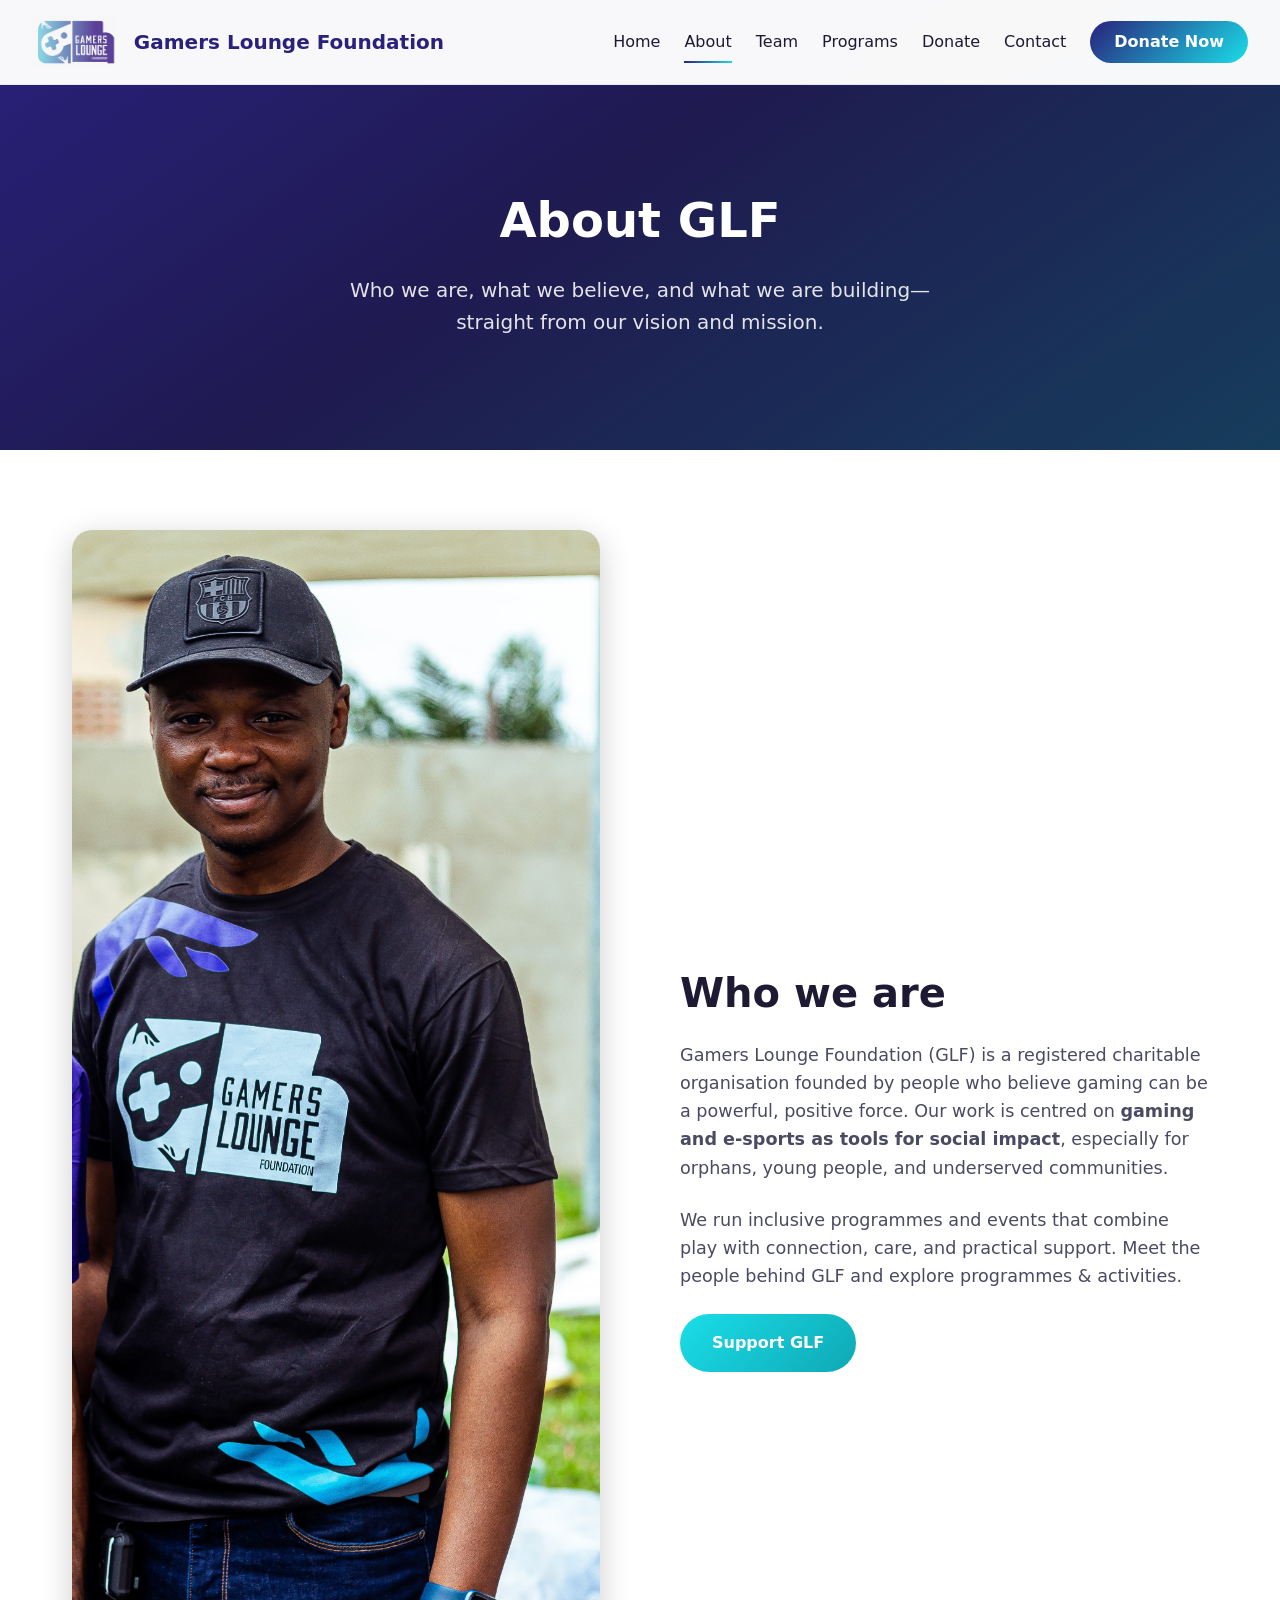
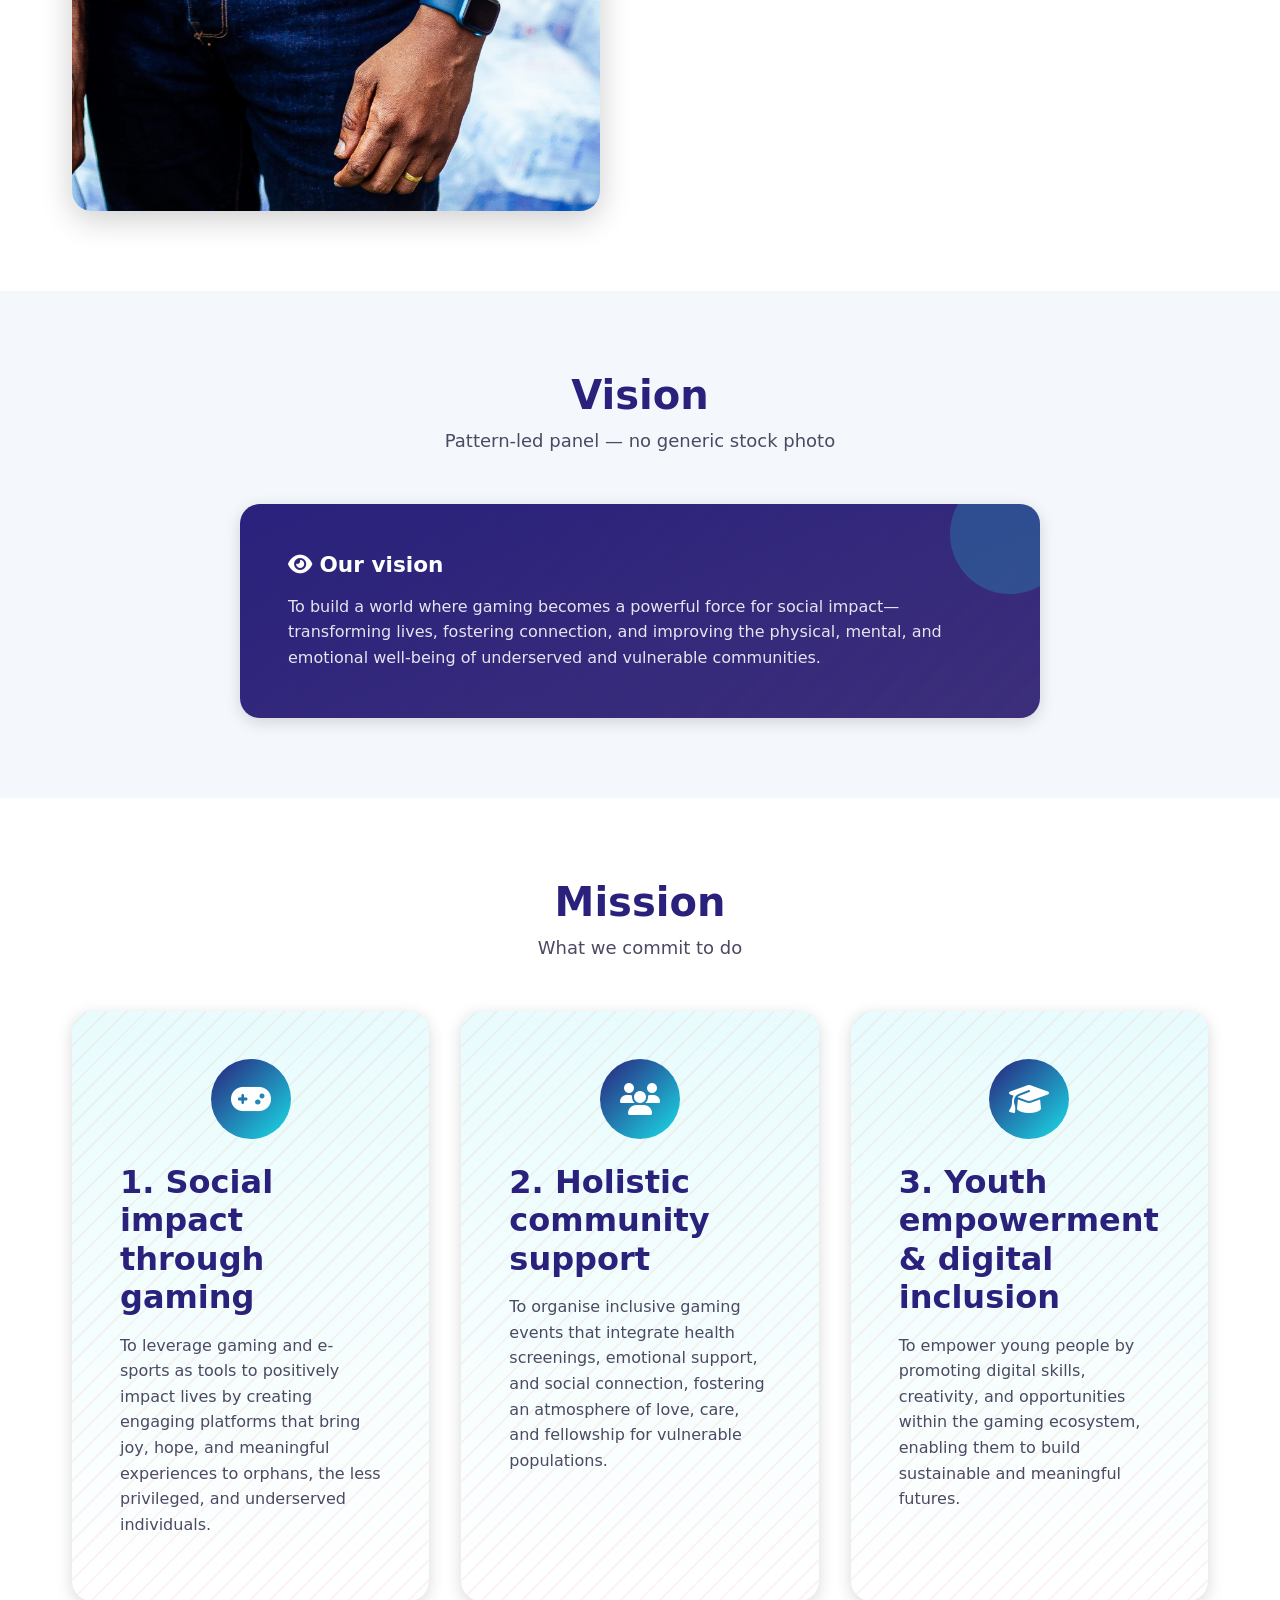
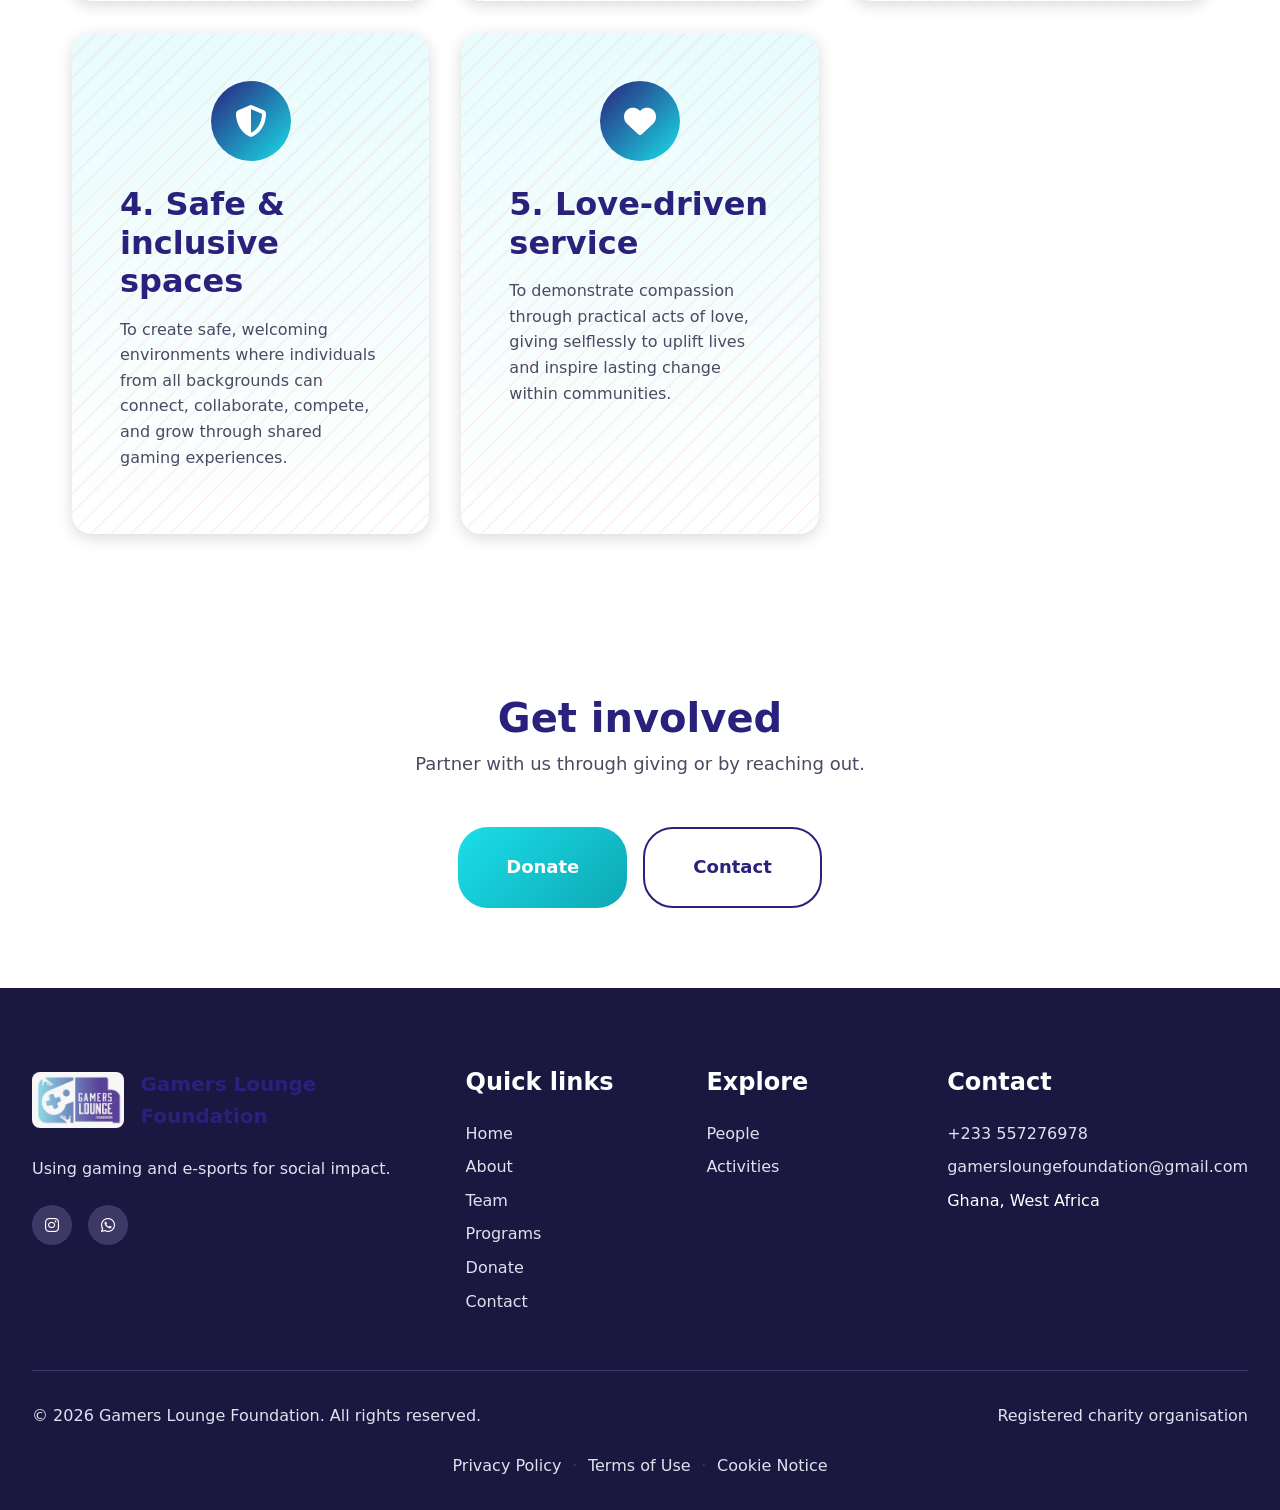
<file: about.html>
<!DOCTYPE html>
<html lang="en">
<head>
    <meta charset="UTF-8">
    <meta name="viewport" content="width=device-width, initial-scale=1.0">
    <meta name="description" content="Who we are: Gamers Lounge Foundation uses gaming and e-sports for social impact. Mission, vision, and founder-led story.">
    <meta name="keywords" content="about GLF, mission, vision, gaming charity Ghana">
    <meta name="robots" content="index, follow">
    <meta property="og:title" content="About Us | Gamers Lounge Foundation">
    <meta property="og:description" content="We are a charity built around gaming for good—inclusive events, wellbeing, and youth opportunity.">
    <meta property="og:type" content="website">
    <title>About Us | Gamers Lounge Foundation</title>
    <link rel="icon" type="image/jpeg" href="logo/main_logo.jpeg">
    <link rel="stylesheet" href="https://cdnjs.cloudflare.com/ajax/libs/font-awesome/6.4.0/css/all.min.css">
    <link rel="stylesheet" href="css/styles.css">
</head>
<body>
    <nav class="navbar" id="navbar">
        <div class="navbar-container">
            <a href="index.html" class="navbar-logo">
                <img src="logo/main_logo.jpeg" alt="Gamers Lounge Foundation logo" width="160" height="52">
                <span>Gamers Lounge Foundation</span>
            </a>
            <div class="navbar-menu" id="navbarMenu">
                <a href="index.html">Home</a>
                <a href="about.html" class="active">About</a>
                <a href="team.html">Team</a>
                <a href="programs.html">Programs</a>
                <a href="donate.html">Donate</a>
                <a href="contact.html">Contact</a>
                <a href="donate.html" class="navbar-cta">Donate Now</a>
            </div>
            <div class="navbar-toggle" id="navbarToggle" aria-label="Open menu"><span></span><span></span><span></span></div>
        </div>
    </nav>

    <section class="page-hero page-hero--pattern">
        <div class="page-hero-content">
            <h1>About GLF</h1>
            <p>Who we are, what we believe, and what we are building—straight from our vision and mission.</p>
        </div>
    </section>

    <section class="about-section">
        <div class="about-container">
            <div class="about-grid">
                <div class="about-image">
                    <img src="Asset/The GLF Team/glffounder.jpg" alt="GLF founder" loading="lazy" width="560" height="420">
                </div>
                <div class="about-content">
                    <h2>Who we are</h2>
                    <p>Gamers Lounge Foundation (GLF) is a registered charitable organisation founded by people who believe gaming can be a powerful, positive force. Our work is centred on <strong>gaming and e-sports as tools for social impact</strong>, especially for orphans, young people, and underserved communities.</p>
                    <p>We run inclusive programmes and events that combine play with connection, care, and practical support. Meet the <a href="team.html">people behind GLF</a> and explore <a href="programs.html">programmes &amp; activities</a>.</p>
                    <a href="donate.html" class="btn btn-primary">Support GLF</a>
                </div>
            </div>
        </div>
    </section>

    <section class="mvv-section">
        <div class="section-header">
            <h2>Vision</h2>
            <p>Pattern-led panel — no generic stock photo</p>
        </div>
        <div class="about-container">
            <div class="pattern-panel pattern-panel--vision" style="max-width: 800px; margin: 0 auto;">
                <span class="pattern-deco" aria-hidden="true"></span>
                <h3 style="color: var(--white);"><i class="fas fa-eye" aria-hidden="true"></i> Our vision</h3>
                <p>To build a world where gaming becomes a powerful force for social impact—transforming lives, fostering connection, and improving the physical, mental, and emotional well-being of underserved and vulnerable communities.</p>
            </div>
        </div>
    </section>

    <section class="about-section" style="background: var(--white);">
        <div class="section-header">
            <h2>Mission</h2>
            <p>What we commit to do</p>
        </div>
        <div class="initiatives-grid">
            <div class="mvv-card pattern-panel--mission" style="text-align: left; border: none;">
                <div class="mvv-icon"><i class="fas fa-gamepad" aria-hidden="true"></i></div>
                <h3>1. Social impact through gaming</h3>
                <p>To leverage gaming and e-sports as tools to positively impact lives by creating engaging platforms that bring joy, hope, and meaningful experiences to orphans, the less privileged, and underserved individuals.</p>
            </div>
            <div class="mvv-card pattern-panel--mission" style="text-align: left; border: none;">
                <div class="mvv-icon"><i class="fas fa-users" aria-hidden="true"></i></div>
                <h3>2. Holistic community support</h3>
                <p>To organise inclusive gaming events that integrate health screenings, emotional support, and social connection, fostering an atmosphere of love, care, and fellowship for vulnerable populations.</p>
            </div>
            <div class="mvv-card pattern-panel--mission" style="text-align: left; border: none;">
                <div class="mvv-icon"><i class="fas fa-graduation-cap" aria-hidden="true"></i></div>
                <h3>3. Youth empowerment &amp; digital inclusion</h3>
                <p>To empower young people by promoting digital skills, creativity, and opportunities within the gaming ecosystem, enabling them to build sustainable and meaningful futures.</p>
            </div>
            <div class="mvv-card pattern-panel--mission" style="text-align: left; border: none;">
                <div class="mvv-icon"><i class="fas fa-shield-halved" aria-hidden="true"></i></div>
                <h3>4. Safe &amp; inclusive spaces</h3>
                <p>To create safe, welcoming environments where individuals from all backgrounds can connect, collaborate, compete, and grow through shared gaming experiences.</p>
            </div>
            <div class="mvv-card pattern-panel--mission" style="text-align: left; border: none;">
                <div class="mvv-icon"><i class="fas fa-heart" aria-hidden="true"></i></div>
                <h3>5. Love-driven service</h3>
                <p>To demonstrate compassion through practical acts of love, giving selflessly to uplift lives and inspire lasting change within communities.</p>
            </div>
        </div>
    </section>

    <section class="campaigns-section">
        <div class="section-header">
            <h2>Get involved</h2>
            <p>Partner with us through giving or by reaching out.</p>
        </div>
        <div style="text-align: center; display: flex; gap: 1rem; justify-content: center; flex-wrap: wrap;">
            <a href="donate.html" class="btn btn-primary btn-lg">Donate</a>
            <a href="contact.html" class="btn btn-outline btn-lg">Contact</a>
        </div>
    </section>

    <footer class="footer">
        <div class="footer-container">
            <div class="footer-grid">
                <div class="footer-about">
                    <div class="navbar-logo">
                        <img src="logo/main_logo.jpeg" alt="Gamers Lounge Foundation logo" width="200" height="56">
                        <span>Gamers Lounge Foundation</span>
                    </div>
                    <p>Using gaming and e-sports for social impact.</p>
                    <div class="footer-social">
                        <a href="https://www.instagram.com/gamersloungefoundation/" target="_blank" rel="noopener noreferrer" aria-label="Instagram"><i class="fab fa-instagram"></i></a>
                        <a href="https://wa.me/447868157126" target="_blank" rel="noopener noreferrer" aria-label="WhatsApp"><i class="fab fa-whatsapp"></i></a>
                    </div>
                </div>
                <div class="footer-links">
                    <h4>Quick links</h4>
                    <ul>
                        <li><a href="index.html">Home</a></li>
                        <li><a href="about.html">About</a></li>
                        <li><a href="team.html">Team</a></li>
                        <li><a href="programs.html">Programs</a></li>
                        <li><a href="donate.html">Donate</a></li>
                        <li><a href="contact.html">Contact</a></li>
                    </ul>
                </div>
                <div class="footer-links">
                    <h4>Explore</h4>
                    <ul>
                        <li><a href="team.html">People</a></li>
                        <li><a href="programs.html">Activities</a></li>
                    </ul>
                </div>
                <div class="footer-links">
                    <h4>Contact</h4>
                    <ul>
                        <li><a href="tel:+233557276978">+233 557276978</a></li>
                        <li><a href="mailto:gamersloungefoundation@gmail.com">gamersloungefoundation@gmail.com</a></li>
                        <li>Ghana, West Africa</li>
                    </ul>
                </div>
            </div>
            <div class="footer-bottom">
                <p>&copy; 2026 Gamers Lounge Foundation. All rights reserved.</p>
                <p>Registered charity organisation</p>
                <p class="footer-legal">
                    <a href="privacy.html">Privacy Policy</a>
                    <span class="footer-legal-sep" aria-hidden="true">·</span>
                    <a href="terms.html">Terms of Use</a>
                    <span class="footer-legal-sep" aria-hidden="true">·</span>
                    <a href="cookies.html">Cookie Notice</a>
                </p>
            </div>
        </div>
    </footer>
    <script src="js/script.js"></script>
</body>
</html>
</file>
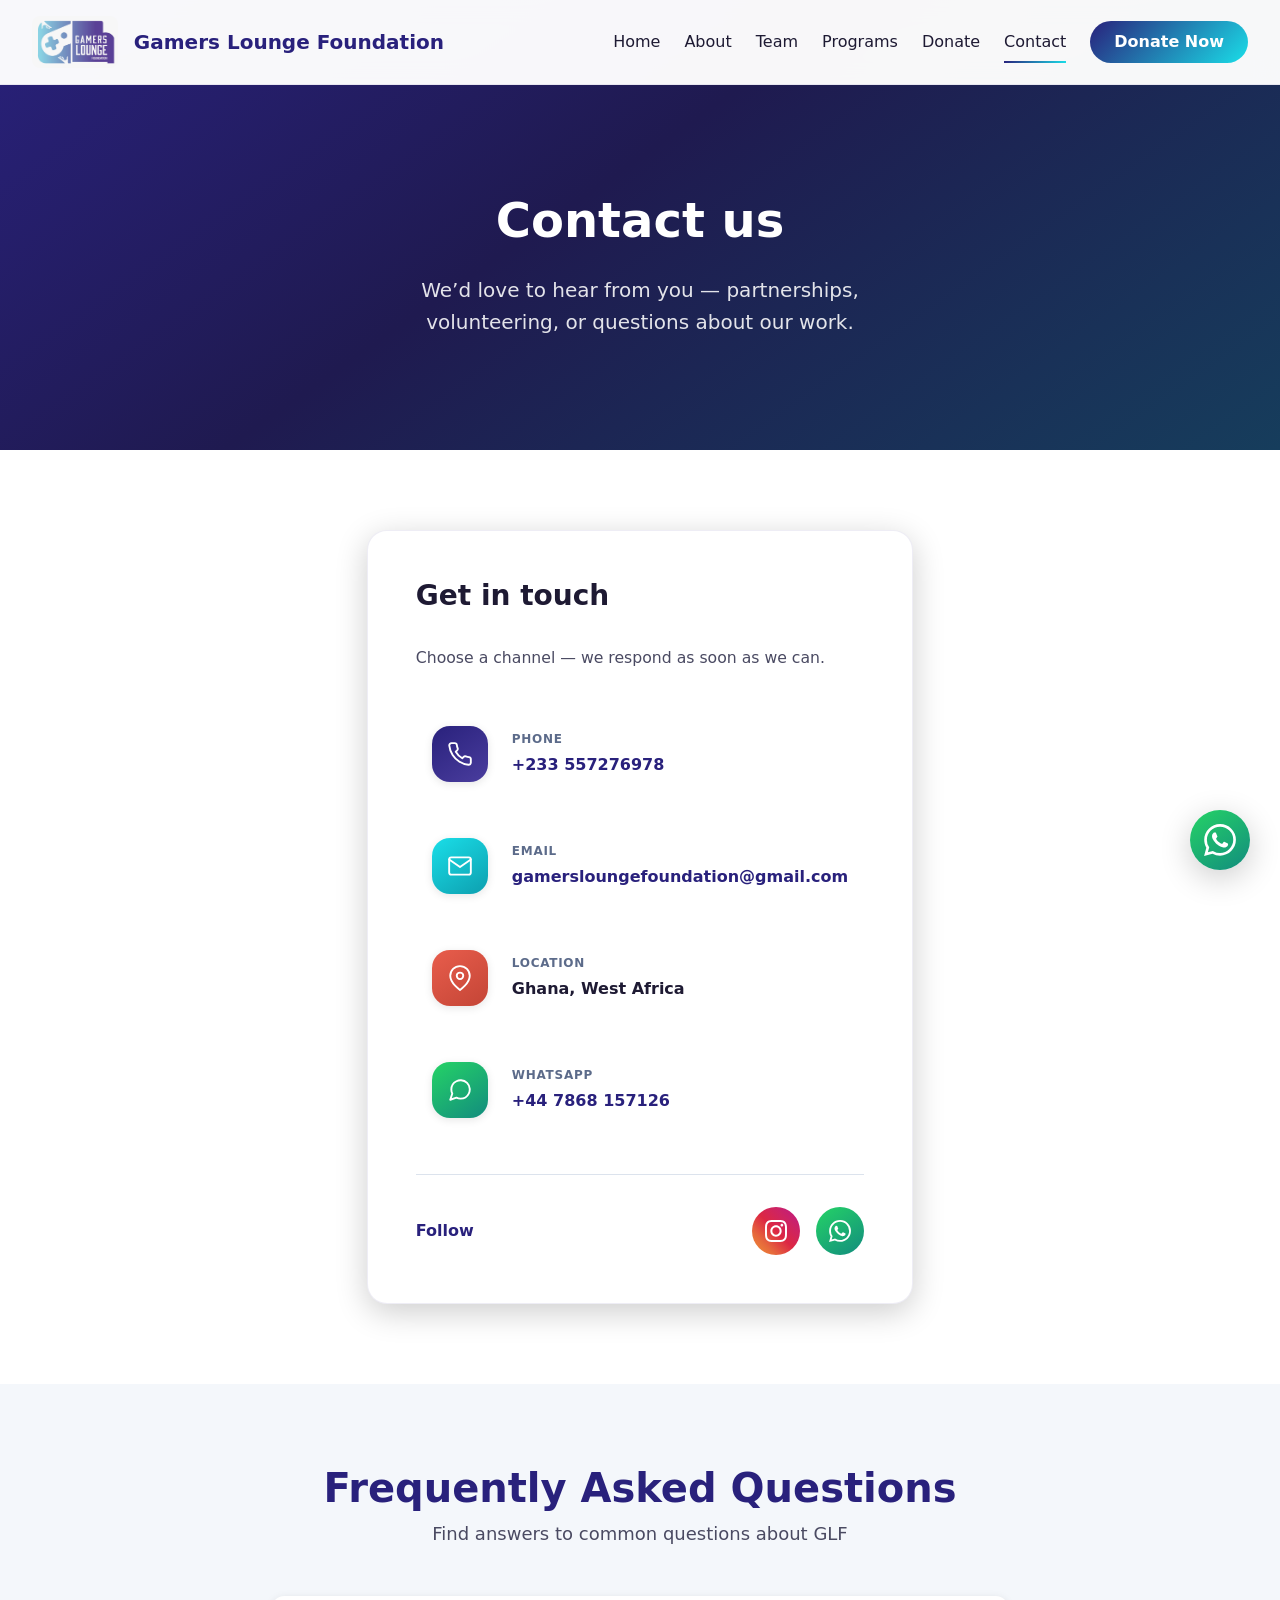
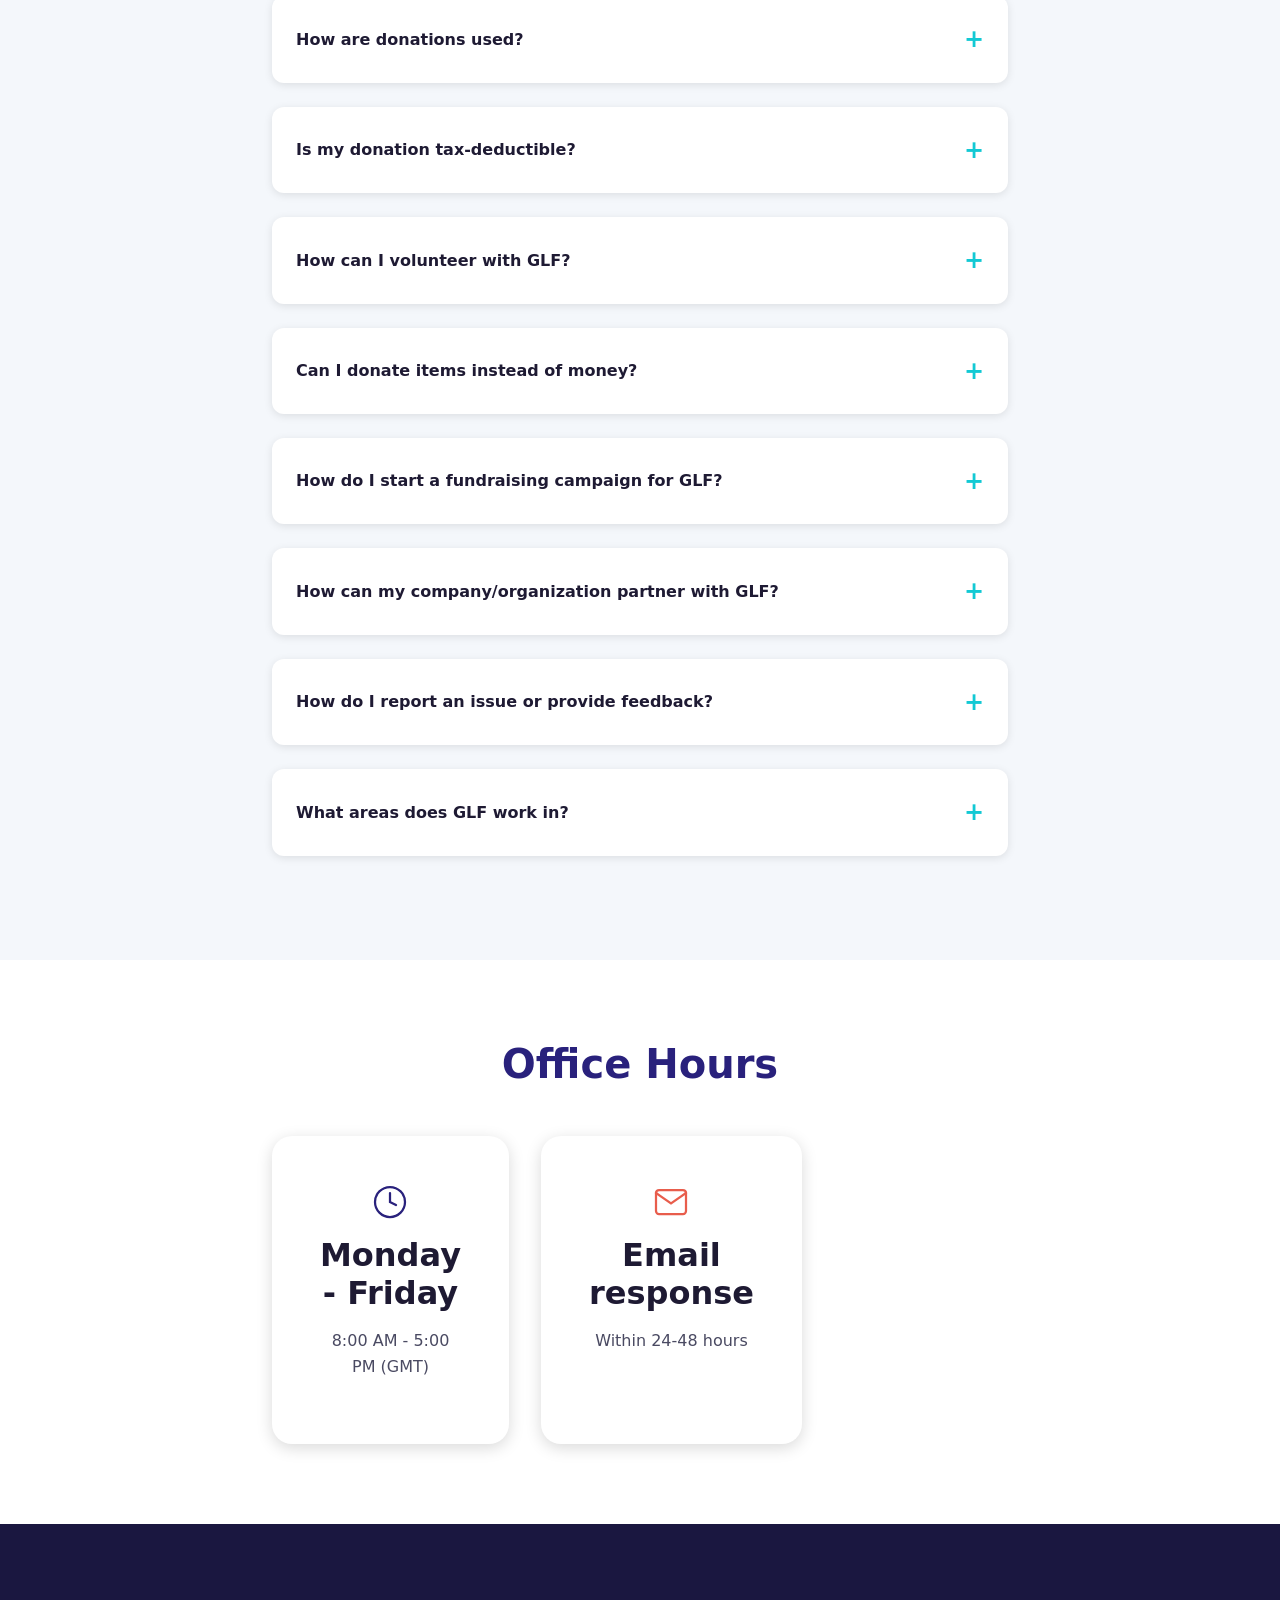
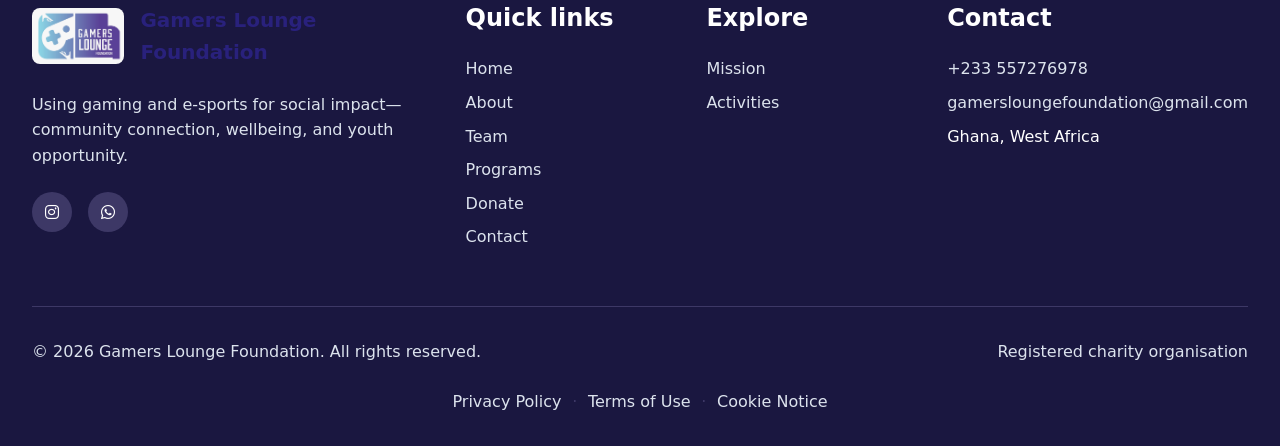
<file: contact.html>
<!DOCTYPE html>
<html lang="en">
<head>
    <meta charset="UTF-8">
    <meta name="viewport" content="width=device-width, initial-scale=1.0">
    <meta name="description" content="Contact Gamers Lounge Foundation (GLF). Reach us for partnerships, volunteering, or questions about our gaming-for-good programmes in Ghana.">
    <meta name="keywords" content="contact GLF, get in touch, charity contact, volunteer, partnership, support">
    <meta name="robots" content="index, follow">
    
    <!-- Open Graph Meta Tags -->
    <meta property="og:title" content="Contact Us - Gamers Lounge Foundation">
    <meta property="og:description" content="Get in touch with GLF. We'd love to hear from you!">
    <meta property="og:type" content="website">
    
    <title>Contact Us | Gamers Lounge Foundation</title>
    
    <!-- Favicon -->
    <link rel="icon" type="image/jpeg" href="logo/main_logo.jpeg">
    
    <!-- Font Awesome for Icons -->
    <link rel="stylesheet" href="https://cdnjs.cloudflare.com/ajax/libs/font-awesome/6.4.0/css/all.min.css">
    
    <!-- Custom Styles -->
    <link rel="stylesheet" href="css/styles.css">
</head>
<body>
    <nav class="navbar" id="navbar">
        <div class="navbar-container">
            <a href="index.html" class="navbar-logo">
                <img src="logo/main_logo.jpeg" alt="Gamers Lounge Foundation logo" width="160" height="52">
                <span>Gamers Lounge Foundation</span>
            </a>

            <div class="navbar-menu" id="navbarMenu">
                <a href="index.html">Home</a>
                <a href="about.html">About</a>
                <a href="team.html">Team</a>
                <a href="programs.html">Programs</a>
                <a href="donate.html">Donate</a>
                <a href="contact.html" class="active">Contact</a>
                <a href="donate.html" class="navbar-cta">Donate Now</a>
            </div>

            <div class="navbar-toggle" id="navbarToggle" aria-label="Open menu">
                <span></span>
                <span></span>
                <span></span>
            </div>
        </div>
    </nav>

    <section class="page-hero page-hero--pattern">
        <div class="page-hero-content">
            <h1>Contact us</h1>
            <p style="max-width: 32rem; margin: 0.5rem auto 0;">We’d love to hear from you — partnerships, volunteering, or questions about our work.</p>
        </div>
    </section>

    <section class="contact-section">
        <div class="contact-container">
            <div class="contact-grid contact-grid--solo">
                <div class="contact-info contact-info--visual">
                    <h3 class="contact-info__title">Get in touch</h3>
                    <p class="contact-info__lead">Choose a channel — we respond as soon as we can.</p>

                    <a href="tel:+233557276978" class="contact-row-visual">
                        <span class="contact-svg-badge contact-svg-badge--indigo" aria-hidden="true">
                            <svg width="26" height="26" viewBox="0 0 24 24" fill="none" stroke="currentColor" stroke-width="1.75" stroke-linecap="round" stroke-linejoin="round"><path d="M22 16.92v3a2 2 0 0 1-2.18 2 19.79 19.79 0 0 1-8.63-3.07 19.5 19.5 0 0 1-6-6 19.79 19.79 0 0 1-3.07-8.67A2 2 0 0 1 4.11 2h3a2 2 0 0 1 2 1.72 12.84 12.84 0 0 0 .7 2.81 2 2 0 0 1-.45 2.11L8.09 9.91a16 16 0 0 0 6 6l1.27-1.27a2 2 0 0 1 2.11-.45 12.84 12.84 0 0 0 2.81.7A2 2 0 0 1 22 16.92z"/></svg>
                        </span>
                        <span class="contact-row-visual__text">
                            <span class="contact-row-visual__label">Phone</span>
                            <span class="contact-row-visual__value">+233 557276978</span>
                        </span>
                    </a>

                    <a href="mailto:gamersloungefoundation@gmail.com" class="contact-row-visual">
                        <span class="contact-svg-badge contact-svg-badge--cyan" aria-hidden="true">
                            <svg width="26" height="26" viewBox="0 0 24 24" fill="none" stroke="currentColor" stroke-width="1.75" stroke-linecap="round" stroke-linejoin="round"><path d="M4 4h16c1.1 0 2 .9 2 2v12c0 1.1-.9 2-2 2H4c-1.1 0-2-.9-2-2V6c0-1.1.9-2 2-2z"/><polyline points="22,6 12,13 2,6"/></svg>
                        </span>
                        <span class="contact-row-visual__text">
                            <span class="contact-row-visual__label">Email</span>
                            <span class="contact-row-visual__value">gamersloungefoundation@gmail.com</span>
                        </span>
                    </a>

                    <div class="contact-row-visual contact-row-visual--static">
                        <span class="contact-svg-badge contact-svg-badge--coral" aria-hidden="true">
                            <svg width="26" height="26" viewBox="0 0 24 24" fill="none" stroke="currentColor" stroke-width="1.75" stroke-linecap="round" stroke-linejoin="round"><path d="M21 10c0 7-9 13-9 13s-9-6-9-13a9 9 0 0 1 18 0z"/><circle cx="12" cy="10" r="3"/></svg>
                        </span>
                        <span class="contact-row-visual__text">
                            <span class="contact-row-visual__label">Location</span>
                            <span class="contact-row-visual__value">Ghana, West Africa</span>
                        </span>
                    </div>

                    <a href="https://wa.me/447868157126" target="_blank" rel="noopener noreferrer" class="contact-row-visual">
                        <span class="contact-svg-badge contact-svg-badge--mint" aria-hidden="true">
                            <svg width="26" height="26" viewBox="0 0 24 24" fill="none" stroke="currentColor" stroke-width="1.75" stroke-linecap="round" stroke-linejoin="round"><path d="M21 11.5a8.38 8.38 0 0 1-.9 3.8 8.5 8.5 0 0 1-7.6 4.7 8.38 8.38 0 0 1-3.8-.9L3 21l1.9-5.7a8.38 8.38 0 0 1-.9-3.8 8.5 8.5 0 0 1 4.7-7.6 8.38 8.38 0 0 1 3.8-.9h.5a8.48 8.48 0 0 1 8 8v.5z"/></svg>
                        </span>
                        <span class="contact-row-visual__text">
                            <span class="contact-row-visual__label">WhatsApp</span>
                            <span class="contact-row-visual__value">+44 7868 157126</span>
                        </span>
                    </a>

                    <div class="contact-social-row">
                        <span class="contact-social-row__label">Follow</span>
                        <div class="contact-social-pills">
                            <a href="https://www.instagram.com/gamersloungefoundation/" target="_blank" rel="noopener noreferrer" class="contact-social-pill contact-social-pill--ig" aria-label="Instagram">
                                <svg width="22" height="22" viewBox="0 0 24 24" fill="currentColor" aria-hidden="true"><path d="M12 2.163c3.204 0 3.584.012 4.85.07 3.252.148 4.771 1.691 4.919 4.919.058 1.265.069 1.645.069 4.849 0 3.205-.012 3.584-.069 4.849-.149 3.225-1.664 4.771-4.919 4.919-1.266.058-1.644.07-4.85.07-3.204 0-3.584-.012-4.849-.07-3.26-.149-4.771-1.699-4.919-4.92-.058-1.265-.07-1.644-.07-4.849 0-3.204.013-3.583.07-4.849.149-3.227 1.664-4.771 4.919-4.919 1.266-.057 1.645-.069 4.849-.069zm0-2.163c-3.259 0-3.667.014-4.947.072-4.358.2-6.78 2.618-6.98 6.98-.059 1.281-.073 1.689-.073 4.948 0 3.259.014 3.668.072 4.948.2 4.358 2.618 6.78 6.98 6.98 1.281.058 1.689.072 4.948.072 3.259 0 3.668-.014 4.948-.072 4.354-.2 6.782-2.618 6.979-6.98.059-1.28.073-1.689.073-4.948 0-3.259-.014-3.667-.072-4.947-.196-4.354-2.617-6.78-6.979-6.98-1.281-.059-1.69-.073-4.949-.073zm0 5.838c-3.403 0-6.162 2.759-6.162 6.162s2.759 6.163 6.162 6.163 6.162-2.759 6.162-6.163c0-3.403-2.759-6.162-6.162-6.162zm0 10.162c-2.209 0-4-1.79-4-4 0-2.209 1.791-4 4-4s4 1.791 4 4c0 2.21-1.791 4-4 4zm6.406-11.845c-.796 0-1.441.645-1.441 1.44s.645 1.44 1.441 1.44c.795 0 1.439-.645 1.439-1.44s-.644-1.44-1.439-1.44z"/></svg>
                            </a>
                            <a href="https://wa.me/447868157126" target="_blank" rel="noopener noreferrer" class="contact-social-pill contact-social-pill--wa" aria-label="WhatsApp chat">
                                <svg width="22" height="22" viewBox="0 0 24 24" fill="currentColor" aria-hidden="true"><path d="M17.472 14.382c-.297-.149-1.758-.867-2.03-.967-.273-.099-.471-.148-.67.15-.197.297-.767.966-.94 1.164-.173.199-.347.223-.644.075-.297-.15-1.255-.463-2.39-1.475-.883-.788-1.48-1.761-1.653-2.059-.173-.297-.018-.458.13-.606.134-.133.298-.347.446-.52.149-.174.198-.298.298-.497.099-.198.05-.371-.025-.52-.075-.149-.669-1.612-.916-2.207-.242-.579-.487-.5-.669-.51-.173-.008-.371-.01-.57-.01-.198 0-.52.074-.792.372-.272.297-1.04 1.016-1.04 2.479 0 1.462 1.065 2.875 1.213 3.074.149.198 2.096 3.2 5.077 4.487.709.306 1.262.489 1.694.625.712.227 1.36.195 1.871.118.571-.085 1.758-.719 2.006-1.413.248-.694.248-1.289.173-1.413-.074-.124-.272-.198-.57-.347m-5.421 7.403h-.004a9.87 9.87 0 01-5.031-1.378l-.361-.214-3.741.982.998-3.648-.235-.374a9.86 9.86 0 01-1.51-5.26c.001-5.45 4.436-9.884 9.888-9.884 2.64 0 5.122 1.03 6.988 2.898a9.825 9.825 0 012.893 6.994c-.003 5.45-4.437 9.884-9.885 9.884m8.413-18.297A11.815 11.815 0 0012.05 0C5.495 0 .16 5.335.157 11.892c0 2.096.547 4.142 1.588 5.945L.057 24l6.305-1.654a11.882 11.882 0 005.683 1.448h.005c6.554 0 11.89-5.335 11.893-11.893a11.821 11.821 0 00-3.48-8.413z"/></svg>
                            </a>
                        </div>
                    </div>
                </div>
            </div>
        </div>
    </section>

    <!-- FAQ Section -->
    <section class="faq-section">
        <div class="section-header">
            <h2>Frequently Asked Questions</h2>
            <p>Find answers to common questions about GLF</p>
        </div>
        
        <div class="faq-container">
            <div class="faq-item">
                <div class="faq-question">How are donations used?</div>
                <div class="faq-answer">
                    <p>Donations support our charitable programmes—gaming and e-sports for social impact, inclusive community events, and youth opportunity. We use funds responsibly and can answer questions about how gifts are applied.</p>
                </div>
            </div>
            
            <div class="faq-item">
                <div class="faq-question">Is my donation tax-deductible?</div>
                <div class="faq-answer">
                    <p>Tax treatment depends on your country and our registration status where you file. We can provide a payment or donation acknowledgement where applicable—please email us and consult a tax adviser for your situation.</p>
                </div>
            </div>
            
            <div class="faq-item">
                <div class="faq-question">How can I volunteer with GLF?</div>
                <div class="faq-answer">
                    <p>We welcome volunteers. Email us or message on WhatsApp to say you’re interested—we’ll share opportunities that match our mission (events, outreach, digital skills, and community support).</p>
                </div>
            </div>
            
            <div class="faq-item">
                <div class="faq-question">Can I donate items instead of money?</div>
                <div class="faq-answer">
                    <p>In-kind support may be possible depending on current needs. Please contact us before sending items so we can confirm what we can receive and use well.</p>
                </div>
            </div>
            
            <div class="faq-item">
                <div class="faq-question">How do I start a fundraising campaign for GLF?</div>
                <div class="faq-answer">
                    <p>We'd love to help you fundraise! Contact us with your idea and we'll provide you with materials, guidance, and support. You can organize events, birthday fundraisers, gaming tournaments, or any creative idea you have.</p>
                </div>
            </div>
            
            <div class="faq-item">
                <div class="faq-question">How can my company/organization partner with GLF?</div>
                <div class="faq-answer">
                    <p>We welcome corporate partnerships! Email us with “Partnership” in the subject line and our team will reach out to discuss sponsorship opportunities, matching gifts, employee engagement programs, and more.</p>
                </div>
            </div>
            
            <div class="faq-item">
                <div class="faq-question">How do I report an issue or provide feedback?</div>
                <div class="faq-answer">
                    <p>We take feedback seriously. Email us or use WhatsApp to report any issues or share your suggestions. We’re committed to continuous improvement.</p>
                </div>
            </div>
            
            <div class="faq-item">
                <div class="faq-question">What areas does GLF work in?</div>
                <div class="faq-answer">
                    <p>We are based in Ghana, West Africa. Our mission is gaming and e-sports for social impact—community connection, wellbeing, and youth inclusion. Partnerships may extend where they align with that purpose.</p>
                </div>
            </div>
        </div>
    </section>

    <!-- Office Hours Section -->
    <section class="about-section">
        <div class="about-container">
            <div class="section-header">
                <h2>Office Hours</h2>
            </div>
            
            <div class="mvv-grid" style="max-width: 800px; margin: 0 auto;">
                <div class="mvv-card contact-hours-card">
                    <div class="contact-hours-card__icon" aria-hidden="true">
                        <svg width="36" height="36" viewBox="0 0 24 24" fill="none"><circle cx="12" cy="12" r="10" stroke="url(#ch1)" stroke-width="1.5"/><path d="M12 6v6l4 2" stroke="url(#ch1)" stroke-width="1.5" stroke-linecap="round"/><defs><linearGradient id="ch1" x1="4" y1="4" x2="20" y2="20"><stop stop-color="#29217c"/><stop offset="1" stop-color="#1adee8"/></linearGradient></defs></svg>
                    </div>
                    <h3>Monday - Friday</h3>
                    <p>8:00 AM - 5:00 PM (GMT)</p>
                </div>

                <div class="mvv-card contact-hours-card">
                    <div class="contact-hours-card__icon" aria-hidden="true">
                        <svg width="36" height="36" viewBox="0 0 24 24" fill="none"><path d="M4 4h16c1.1 0 2 .9 2 2v12c0 1.1-.9 2-2 2H4c-1.1 0-2-.9-2-2V6c0-1.1.9-2 2-2z" stroke="url(#ch2)" stroke-width="1.5"/><path d="M22 6l-10 7L2 6" stroke="url(#ch2)" stroke-width="1.5" stroke-linecap="round"/><defs><linearGradient id="ch2" x1="2" y1="4" x2="22" y2="20"><stop stop-color="#e85d4c"/><stop offset="1" stop-color="#1adee8"/></linearGradient></defs></svg>
                    </div>
                    <h3>Email response</h3>
                    <p>Within 24-48 hours</p>
                </div>
            </div>
        </div>
    </section>

    <footer class="footer">
        <div class="footer-container">
            <div class="footer-grid">
                <div class="footer-about">
                    <div class="navbar-logo">
                        <img src="logo/main_logo.jpeg" alt="Gamers Lounge Foundation logo" width="200" height="56">
                        <span>Gamers Lounge Foundation</span>
                    </div>
                    <p>Using gaming and e-sports for social impact—community connection, wellbeing, and youth opportunity.</p>
                    <div class="footer-social">
                        <a href="https://www.instagram.com/gamersloungefoundation/" target="_blank" rel="noopener noreferrer" aria-label="Instagram"><i class="fab fa-instagram"></i></a>
                        <a href="https://wa.me/447868157126" target="_blank" rel="noopener noreferrer" aria-label="WhatsApp"><i class="fab fa-whatsapp"></i></a>
                    </div>
                </div>

                <div class="footer-links">
                    <h4>Quick links</h4>
                    <ul>
                        <li><a href="index.html">Home</a></li>
                        <li><a href="about.html">About</a></li>
                        <li><a href="team.html">Team</a></li>
                        <li><a href="programs.html">Programs</a></li>
                        <li><a href="donate.html">Donate</a></li>
                        <li><a href="contact.html">Contact</a></li>
                    </ul>
                </div>

                <div class="footer-links">
                    <h4>Explore</h4>
                    <ul>
                        <li><a href="about.html">Mission</a></li>
                        <li><a href="programs.html">Activities</a></li>
                    </ul>
                </div>

                <div class="footer-links">
                    <h4>Contact</h4>
                    <ul>
                        <li><a href="tel:+233557276978">+233 557276978</a></li>
                        <li><a href="mailto:gamersloungefoundation@gmail.com">gamersloungefoundation@gmail.com</a></li>
                        <li>Ghana, West Africa</li>
                    </ul>
                </div>
            </div>

            <div class="footer-bottom">
                <p>&copy; 2026 Gamers Lounge Foundation. All rights reserved.</p>
                <p>Registered charity organisation</p>
                <p class="footer-legal">
                    <a href="privacy.html">Privacy Policy</a>
                    <span class="footer-legal-sep" aria-hidden="true">·</span>
                    <a href="terms.html">Terms of Use</a>
                    <span class="footer-legal-sep" aria-hidden="true">·</span>
                    <a href="cookies.html">Cookie Notice</a>
                </p>
            </div>
        </div>
    </footer>

    <a href="https://wa.me/447868157126?text=Hello%20GLF%2C%20I%27d%20like%20to%20get%20in%20touch."
       class="whatsapp-float whatsapp-float--styled"
       target="_blank"
       rel="noopener noreferrer"
       aria-label="Chat on WhatsApp">
        <svg width="32" height="32" viewBox="0 0 24 24" fill="currentColor" aria-hidden="true"><path d="M17.472 14.382c-.297-.149-1.758-.867-2.03-.967-.273-.099-.471-.148-.67.15-.197.297-.767.966-.94 1.164-.173.199-.347.223-.644.075-.297-.15-1.255-.463-2.39-1.475-.883-.788-1.48-1.761-1.653-2.059-.173-.297-.018-.458.13-.606.134-.133.298-.347.446-.52.149-.174.198-.298.298-.497.099-.198.05-.371-.025-.52-.075-.149-.669-1.612-.916-2.207-.242-.579-.487-.5-.669-.51-.173-.008-.371-.01-.57-.01-.198 0-.52.074-.792.372-.272.297-1.04 1.016-1.04 2.479 0 1.462 1.065 2.875 1.213 3.074.149.198 2.096 3.2 5.077 4.487.709.306 1.262.489 1.694.625.712.227 1.36.195 1.871.118.571-.085 1.758-.719 2.006-1.413.248-.694.248-1.289.173-1.413-.074-.124-.272-.198-.57-.347m-5.421 7.403h-.004a9.87 9.87 0 01-5.031-1.378l-.361-.214-3.741.982.998-3.648-.235-.374a9.86 9.86 0 01-1.51-5.26c.001-5.45 4.436-9.884 9.888-9.884 2.64 0 5.122 1.03 6.988 2.898a9.825 9.825 0 012.893 6.994c-.003 5.45-4.437 9.884-9.885 9.884m8.413-18.297A11.815 11.815 0 0012.05 0C5.495 0 .16 5.335.157 11.892c0 2.096.547 4.142 1.588 5.945L.057 24l6.305-1.654a11.882 11.882 0 005.683 1.448h.005c6.554 0 11.89-5.335 11.893-11.893a11.821 11.821 0 00-3.48-8.413z"/></svg>
    </a>

    <script src="js/script.js"></script>
</body>
</html>
</file>
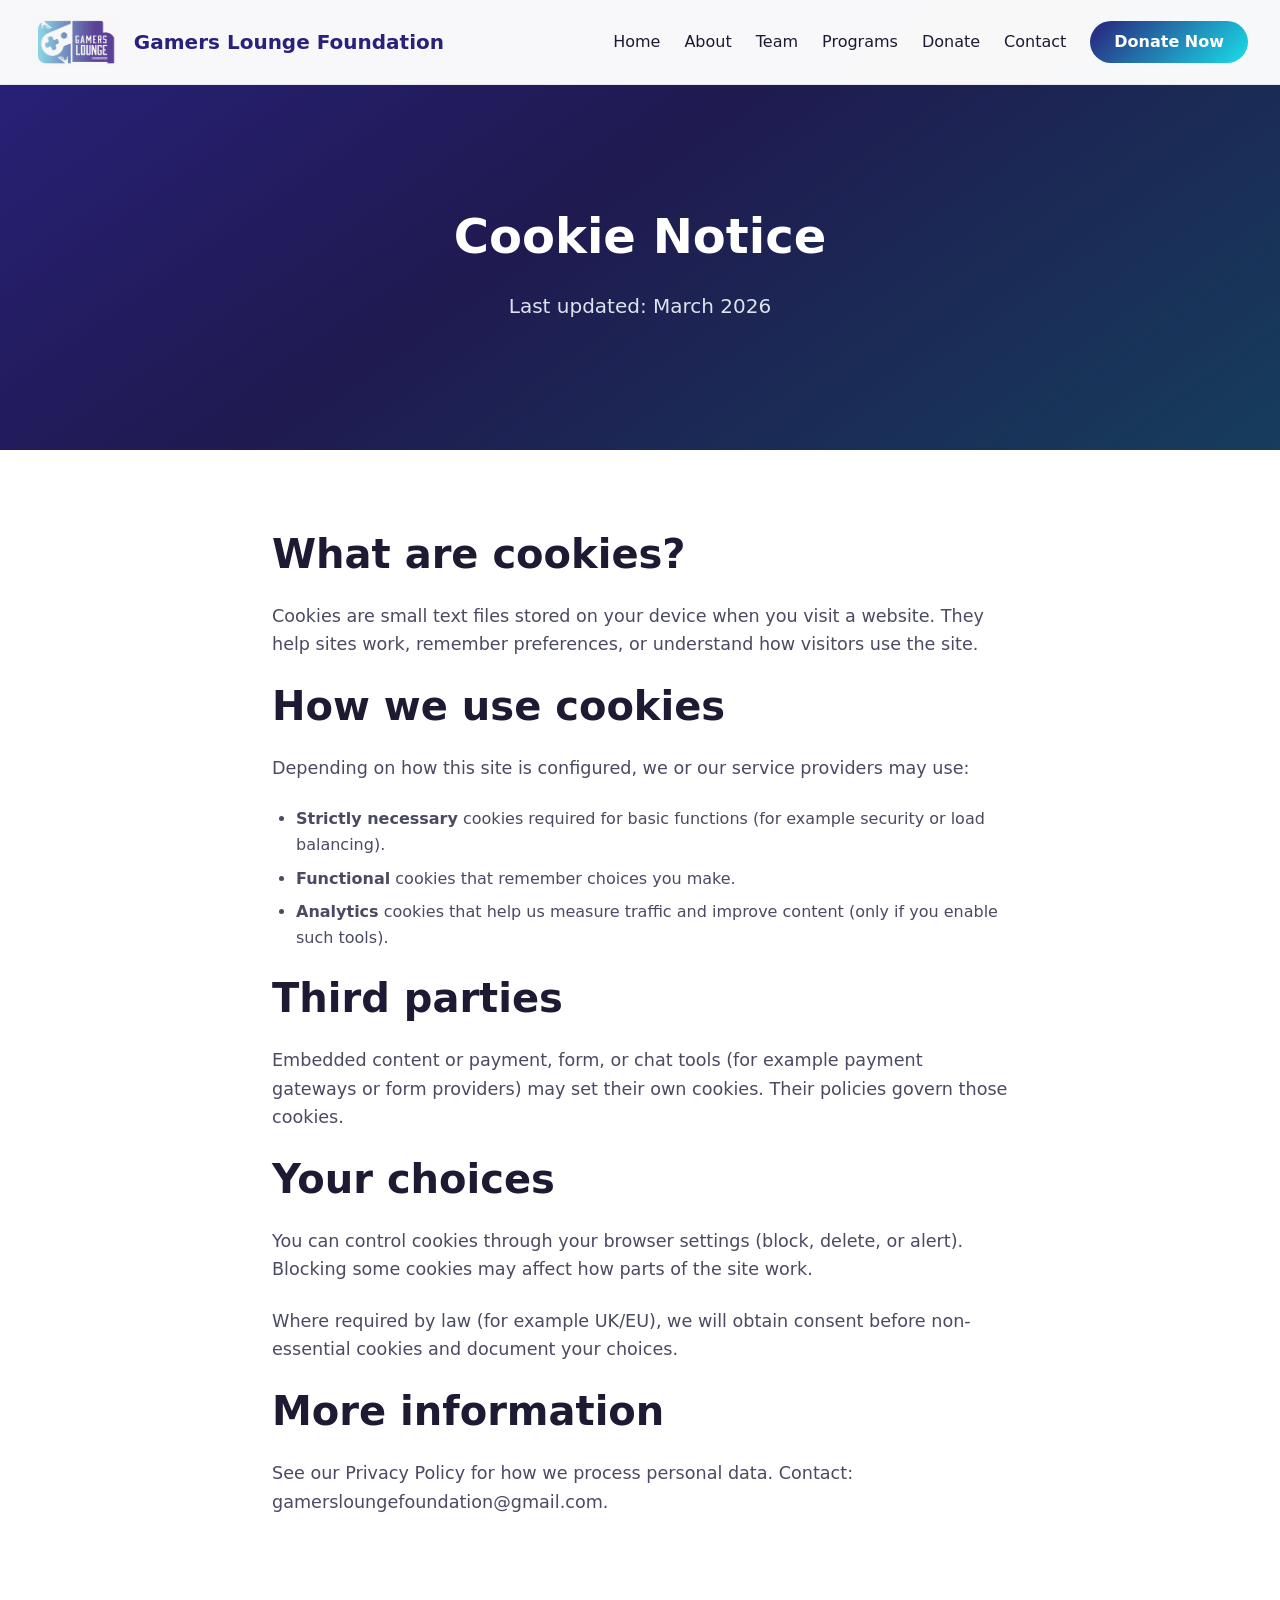
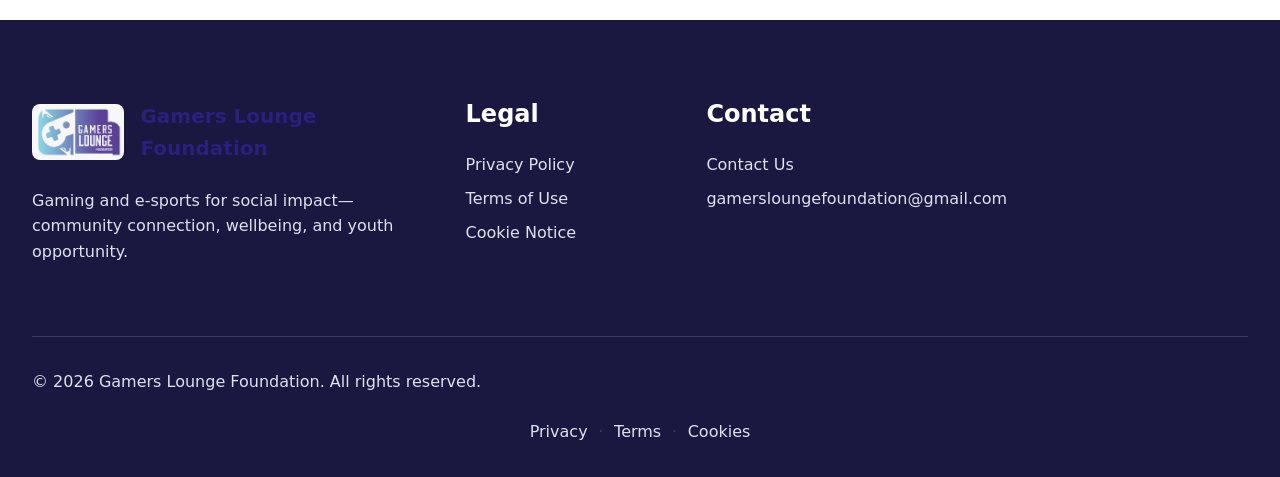
<file: cookies.html>
<!DOCTYPE html>
<html lang="en">
<head>
    <meta charset="UTF-8">
    <meta name="viewport" content="width=device-width, initial-scale=1.0">
    <meta name="description" content="Cookie Notice for the Gamers Lounge Foundation (GLF) website.">
    <meta name="robots" content="index, follow">
    <title>Cookie Notice | Gamers Lounge Foundation</title>
    <link rel="icon" type="image/jpeg" href="logo/main_logo.jpeg">
    <link rel="stylesheet" href="https://cdnjs.cloudflare.com/ajax/libs/font-awesome/6.4.0/css/all.min.css">
    <link rel="stylesheet" href="css/styles.css">
</head>
<body>
    <nav class="navbar" id="navbar">
        <div class="navbar-container">
            <a href="index.html" class="navbar-logo">
                <img src="logo/main_logo.jpeg" alt="Gamers Lounge Foundation logo" width="160" height="52">
                <span>Gamers Lounge Foundation</span>
            </a>
            <div class="navbar-menu" id="navbarMenu">
                <a href="index.html">Home</a>
                <a href="about.html">About</a>
                <a href="team.html">Team</a>
                <a href="programs.html">Programs</a>
                <a href="donate.html">Donate</a>
                <a href="contact.html">Contact</a>
                <a href="donate.html" class="navbar-cta">Donate Now</a>
            </div>
            <div class="navbar-toggle" id="navbarToggle" aria-label="Open menu">
                <span></span><span></span><span></span>
            </div>
        </div>
    </nav>

    <section class="page-hero">
        <div class="page-hero-content">
            <h1>Cookie Notice</h1>
            <p>Last updated: March 2026</p>
        </div>
    </section>

    <section class="about-section">
        <div class="about-container legal-content">
            <div class="about-content">
                <h2>What are cookies?</h2>
                <p>Cookies are small text files stored on your device when you visit a website. They help sites work, remember preferences, or understand how visitors use the site.</p>

                <h2>How we use cookies</h2>
                <p>Depending on how this site is configured, we or our service providers may use:</p>
                <ul class="legal-list">
                    <li><strong>Strictly necessary</strong> cookies required for basic functions (for example security or load balancing).</li>
                    <li><strong>Functional</strong> cookies that remember choices you make.</li>
                    <li><strong>Analytics</strong> cookies that help us measure traffic and improve content (only if you enable such tools).</li>
                </ul>

                <h2>Third parties</h2>
                <p>Embedded content or payment, form, or chat tools (for example payment gateways or form providers) may set their own cookies. Their policies govern those cookies.</p>

                <h2>Your choices</h2>
                <p>You can control cookies through your browser settings (block, delete, or alert). Blocking some cookies may affect how parts of the site work.</p>
                <p>Where required by law (for example UK/EU), we will obtain consent before non-essential cookies and document your choices.</p>

                <h2>More information</h2>
                <p>See our <a href="privacy.html">Privacy Policy</a> for how we process personal data. Contact: <a href="mailto:gamersloungefoundation@gmail.com">gamersloungefoundation@gmail.com</a>.</p>
            </div>
        </div>
    </section>

    <footer class="footer">
        <div class="footer-container">
            <div class="footer-grid">
                <div class="footer-about">
                    <div class="navbar-logo">
                        <img src="logo/main_logo.jpeg" alt="Gamers Lounge Foundation logo" width="200" height="56">
                        <span>Gamers Lounge Foundation</span>
                    </div>
                    <p>Gaming and e-sports for social impact—community connection, wellbeing, and youth opportunity.</p>
                </div>
                <div class="footer-links">
                    <h4>Legal</h4>
                    <ul>
                        <li><a href="privacy.html">Privacy Policy</a></li>
                        <li><a href="terms.html">Terms of Use</a></li>
                        <li><a href="cookies.html">Cookie Notice</a></li>
                    </ul>
                </div>
                <div class="footer-links">
                    <h4>Contact</h4>
                    <ul>
                        <li><a href="contact.html">Contact Us</a></li>
                        <li><a href="mailto:gamersloungefoundation@gmail.com">gamersloungefoundation@gmail.com</a></li>
                    </ul>
                </div>
            </div>
            <div class="footer-bottom">
                <p>&copy; 2026 Gamers Lounge Foundation. All rights reserved.</p>
                <p class="footer-legal">
                    <a href="privacy.html">Privacy</a>
                    <span class="footer-legal-sep" aria-hidden="true">·</span>
                    <a href="terms.html">Terms</a>
                    <span class="footer-legal-sep" aria-hidden="true">·</span>
                    <a href="cookies.html">Cookies</a>
                </p>
            </div>
        </div>
    </footer>

    <script src="js/script.js"></script>
</body>
</html>
</file>
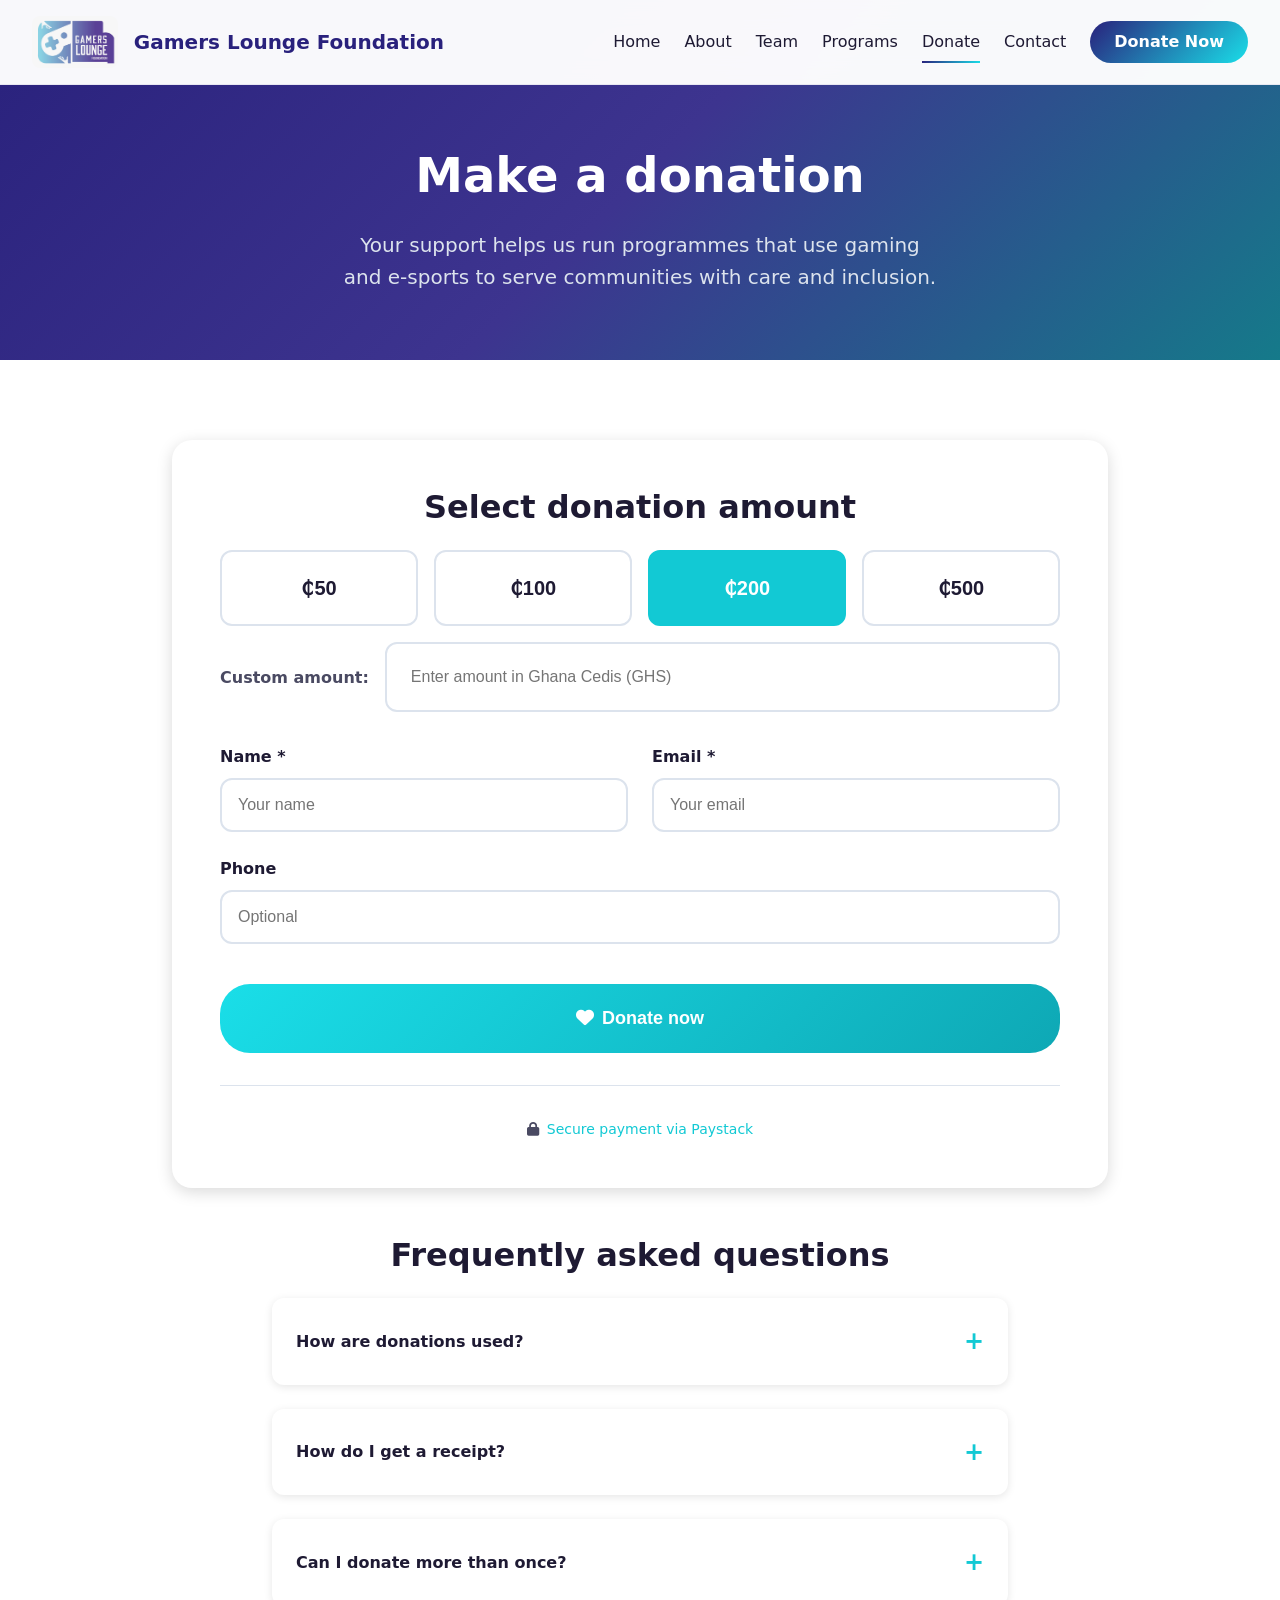
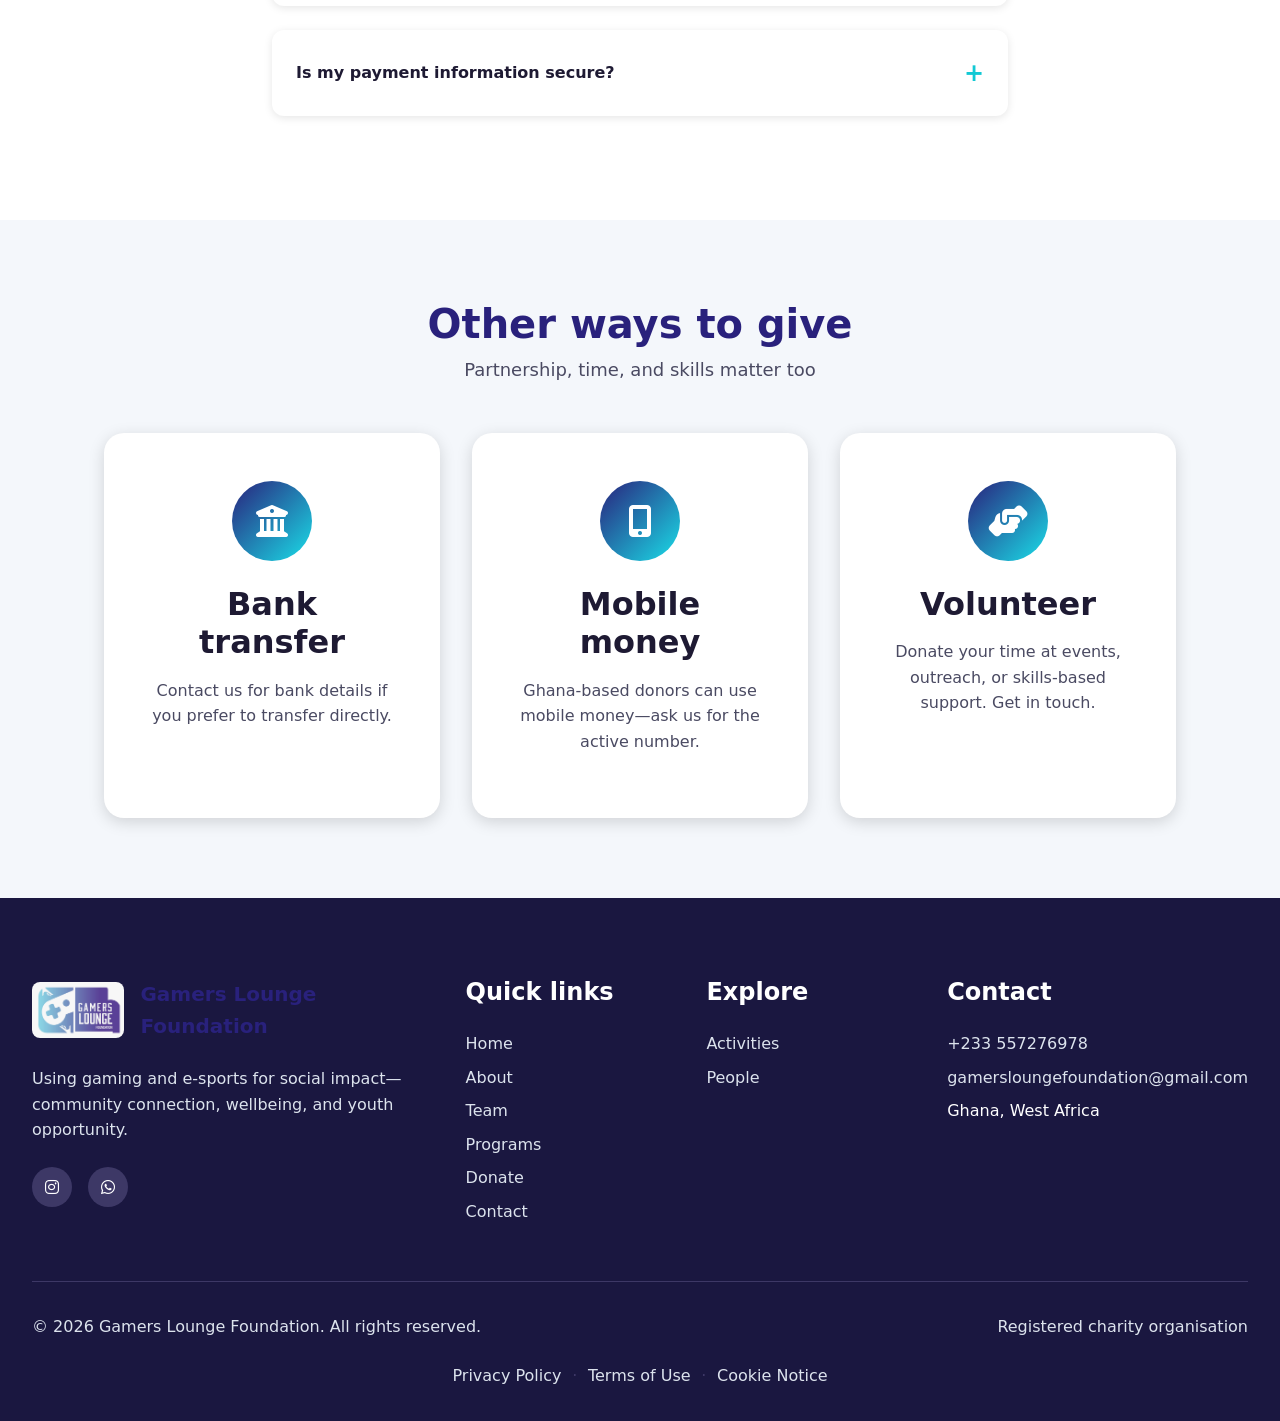
<file: donate.html>
<!DOCTYPE html>
<html lang="en">
<head>
    <meta charset="UTF-8">
    <meta name="viewport" content="width=device-width, initial-scale=1.0">
    <meta name="description" content="Donate to Gamers Lounge Foundation. Your gift supports gaming-for-good programmes, inclusive community events, and youth opportunity in Ghana.">
    <meta name="keywords" content="donate, charity, GLF, Paystack donation, Ghana charity, gaming charity">
    <meta name="robots" content="index, follow">

    <meta property="og:title" content="Donate | Gamers Lounge Foundation">
    <meta property="og:description" content="Support GLF’s mission: gaming and e-sports for social impact and community wellbeing.">
    <meta property="og:type" content="website">

    <title>Donate | Gamers Lounge Foundation</title>

    <link rel="icon" type="image/jpeg" href="logo/main_logo.jpeg">

    <link rel="stylesheet" href="https://cdnjs.cloudflare.com/ajax/libs/font-awesome/6.4.0/css/all.min.css">
    <script src="https://js.paystack.co/v1/inline.js"></script>
    <link rel="stylesheet" href="css/styles.css">
</head>
<body>
    <nav class="navbar" id="navbar">
        <div class="navbar-container">
            <a href="index.html" class="navbar-logo">
                <img src="logo/main_logo.jpeg" alt="Gamers Lounge Foundation logo" width="160" height="52">
                <span>Gamers Lounge Foundation</span>
            </a>

            <div class="navbar-menu" id="navbarMenu">
                <a href="index.html">Home</a>
                <a href="about.html">About</a>
                <a href="team.html">Team</a>
                <a href="programs.html">Programs</a>
                <a href="donate.html" class="active">Donate</a>
                <a href="contact.html">Contact</a>
                <a href="donate.html" class="navbar-cta">Donate Now</a>
            </div>

            <div class="navbar-toggle" id="navbarToggle" aria-label="Open menu">
                <span></span>
                <span></span>
                <span></span>
            </div>
        </div>
    </nav>

    <section class="page-hero donate-hero">
        <div class="page-hero-content">
            <h1>Make a donation</h1>
            <p>Your support helps us run programmes that use gaming and e-sports to serve communities with care and inclusion.</p>
        </div>
    </section>

    <section class="donate-section">
        <div class="donate-container">
            <div class="donation-form">
                <h3 style="text-align: center; margin-bottom: 1.5rem;">Select donation amount</h3>

                <div class="donate-amounts">
                    <button type="button" class="amount-btn" data-amount="50">₵50</button>
                    <button type="button" class="amount-btn" data-amount="100">₵100</button>
                    <button type="button" class="amount-btn active" data-amount="200">₵200</button>
                    <button type="button" class="amount-btn" data-amount="500">₵500</button>

                    <div class="custom-amount">
                        <span style="font-weight: 600; color: var(--text-secondary);">Custom amount:</span>
                        <input type="number" id="customAmount" placeholder="Enter amount in Ghana Cedis (GHS)" min="1" inputmode="decimal">
                    </div>
                </div>

                <form id="donationForm">
                    <div class="form-row">
                        <div class="form-group">
                            <label for="firstName">Name *</label>
                            <input type="text" id="firstName" name="firstName" required placeholder="Your name" autocomplete="name">
                        </div>
                        <div class="form-group">
                            <label for="email">Email *</label>
                            <input type="email" id="email" name="email" required placeholder="Your email" autocomplete="email">
                        </div>
                    </div>

                    <div class="form-group">
                        <label for="phone">Phone</label>
                        <input type="tel" id="phone" name="phone" placeholder="Optional" autocomplete="tel">
                    </div>

                    <button type="submit" class="btn btn-primary btn-lg" style="width: 100%; margin-top: 1rem;">
                        <i class="fas fa-heart" aria-hidden="true"></i> Donate now
                    </button>

                    <div class="security-badges">
                        <div class="security-badge">
                            <i class="fas fa-lock" aria-hidden="true"></i>
                            <span>Secure payment via Paystack</span>
                        </div>
                    </div>
                </form>
            </div>

            <div style="margin-top: 3rem;">
                <h3 style="text-align: center; margin-bottom: 1.5rem;">Frequently asked questions</h3>

                <div class="faq-container" style="max-width: 800px; margin: 0 auto;">
                    <div class="faq-item">
                        <div class="faq-question">How are donations used?</div>
                        <div class="faq-answer">
                            <p>Gifts support our charitable work as described in our mission—gaming and e-sports for social impact, inclusive events, wellbeing-focused programmes, and youth opportunity. We use funds responsibly and can answer questions about how donations are applied.</p>
                        </div>
                    </div>

                    <div class="faq-item">
                        <div class="faq-question">How do I get a receipt?</div>
                        <div class="faq-answer">
                            <p>After a successful payment, keep your transaction reference from Paystack. For formal or tax receipts, email us with your details and we will help where applicable under local rules.</p>
                        </div>
                    </div>

                    <div class="faq-item">
                        <div class="faq-question">Can I donate more than once?</div>
                        <div class="faq-answer">
                            <p>Yes. You can return to this page anytime to make another one-time donation.</p>
                        </div>
                    </div>

                    <div class="faq-item">
                        <div class="faq-question">Is my payment information secure?</div>
                        <div class="faq-answer">
                            <p>Payments are processed by Paystack. Card and payment details are handled on their secure pages; we do not store full card data on this website.</p>
                        </div>
                    </div>
                </div>
            </div>
        </div>
    </section>

    <section class="about-section" style="background: var(--off-white);">
        <div class="about-container">
            <div class="section-header">
                <h2>Other ways to give</h2>
                <p>Partnership, time, and skills matter too</p>
            </div>

            <div class="mvv-grid">
                <div class="mvv-card">
                    <div class="mvv-icon">
                        <i class="fas fa-bank" aria-hidden="true"></i>
                    </div>
                    <h3>Bank transfer</h3>
                    <p>Contact us for bank details if you prefer to transfer directly.</p>
                </div>

                <div class="mvv-card">
                    <div class="mvv-icon">
                        <i class="fas fa-mobile-alt" aria-hidden="true"></i>
                    </div>
                    <h3>Mobile money</h3>
                    <p>Ghana-based donors can use mobile money—ask us for the active number.</p>
                </div>

                <div class="mvv-card">
                    <div class="mvv-icon">
                        <i class="fas fa-hands-helping" aria-hidden="true"></i>
                    </div>
                    <h3>Volunteer</h3>
                    <p>Donate your time at events, outreach, or skills-based support. <a href="contact.html">Get in touch</a>.</p>
                </div>
            </div>
        </div>
    </section>

    <footer class="footer">
        <div class="footer-container">
            <div class="footer-grid">
                <div class="footer-about">
                    <div class="navbar-logo">
                        <img src="logo/main_logo.jpeg" alt="Gamers Lounge Foundation logo" width="200" height="56">
                        <span>Gamers Lounge Foundation</span>
                    </div>
                    <p>Using gaming and e-sports for social impact—community connection, wellbeing, and youth opportunity.</p>
                    <div class="footer-social">
                        <a href="https://www.instagram.com/gamersloungefoundation/" target="_blank" rel="noopener noreferrer" aria-label="Instagram"><i class="fab fa-instagram"></i></a>
                        <a href="https://wa.me/447868157126" target="_blank" rel="noopener noreferrer" aria-label="WhatsApp"><i class="fab fa-whatsapp"></i></a>
                    </div>
                </div>

                <div class="footer-links">
                    <h4>Quick links</h4>
                    <ul>
                        <li><a href="index.html">Home</a></li>
                        <li><a href="about.html">About</a></li>
                        <li><a href="team.html">Team</a></li>
                        <li><a href="programs.html">Programs</a></li>
                        <li><a href="donate.html">Donate</a></li>
                        <li><a href="contact.html">Contact</a></li>
                    </ul>
                </div>

                <div class="footer-links">
                    <h4>Explore</h4>
                    <ul>
                        <li><a href="programs.html">Activities</a></li>
                        <li><a href="team.html">People</a></li>
                    </ul>
                </div>

                <div class="footer-links">
                    <h4>Contact</h4>
                    <ul>
                        <li><a href="tel:+233557276978">+233 557276978</a></li>
                        <li><a href="mailto:gamersloungefoundation@gmail.com">gamersloungefoundation@gmail.com</a></li>
                        <li>Ghana, West Africa</li>
                    </ul>
                </div>
            </div>

            <div class="footer-bottom">
                <p>&copy; 2026 Gamers Lounge Foundation. All rights reserved.</p>
                <p>Registered charity organisation</p>
                <p class="footer-legal">
                    <a href="privacy.html">Privacy Policy</a>
                    <span class="footer-legal-sep" aria-hidden="true">·</span>
                    <a href="terms.html">Terms of Use</a>
                    <span class="footer-legal-sep" aria-hidden="true">·</span>
                    <a href="cookies.html">Cookie Notice</a>
                </p>
            </div>
        </div>
    </footer>

    <script src="js/script.js"></script>
    <script>
        let selectedAmount = 200;

        document.querySelectorAll('.amount-btn').forEach(function(btn) {
            btn.addEventListener('click', function() {
                document.querySelectorAll('.amount-btn').forEach(function(b) { b.classList.remove('active'); });
                this.classList.add('active');
                selectedAmount = parseInt(this.dataset.amount, 10);
                document.getElementById('customAmount').value = '';
            });
        });

        document.getElementById('customAmount').addEventListener('input', function() {
            if (this.value) {
                document.querySelectorAll('.amount-btn').forEach(function(b) { b.classList.remove('active'); });
                selectedAmount = parseFloat(this.value) || 0;
            }
        });

        document.getElementById('donationForm').addEventListener('submit', function(e) {
            e.preventDefault();

            var firstName = document.getElementById('firstName').value;
            var email = document.getElementById('email').value;
            var phone = document.getElementById('phone').value;

            if (selectedAmount < 1) {
                alert('Please enter a valid donation amount.');
                return;
            }

            var paystack = PaystackPop.setup({
                key: 'pk_live_fb0018e985ae2fbf1765806edbf758d73a0db930',
                email: email,
                amount: Math.round(selectedAmount * 100),
                currency: 'GHS',
                ref: 'GLF-' + Math.random().toString(36).slice(2, 11),
                metadata: {
                    firstName: firstName,
                    phone: phone
                },
                callback: function(response) {
                    alert('Thank you for your donation! Transaction ref: ' + response.reference);
                    window.location.href = 'index.html?donation=success';
                },
                onClose: function() {}
            });

            paystack.openIframe();
        });
    </script>
</body>
</html>
</file>
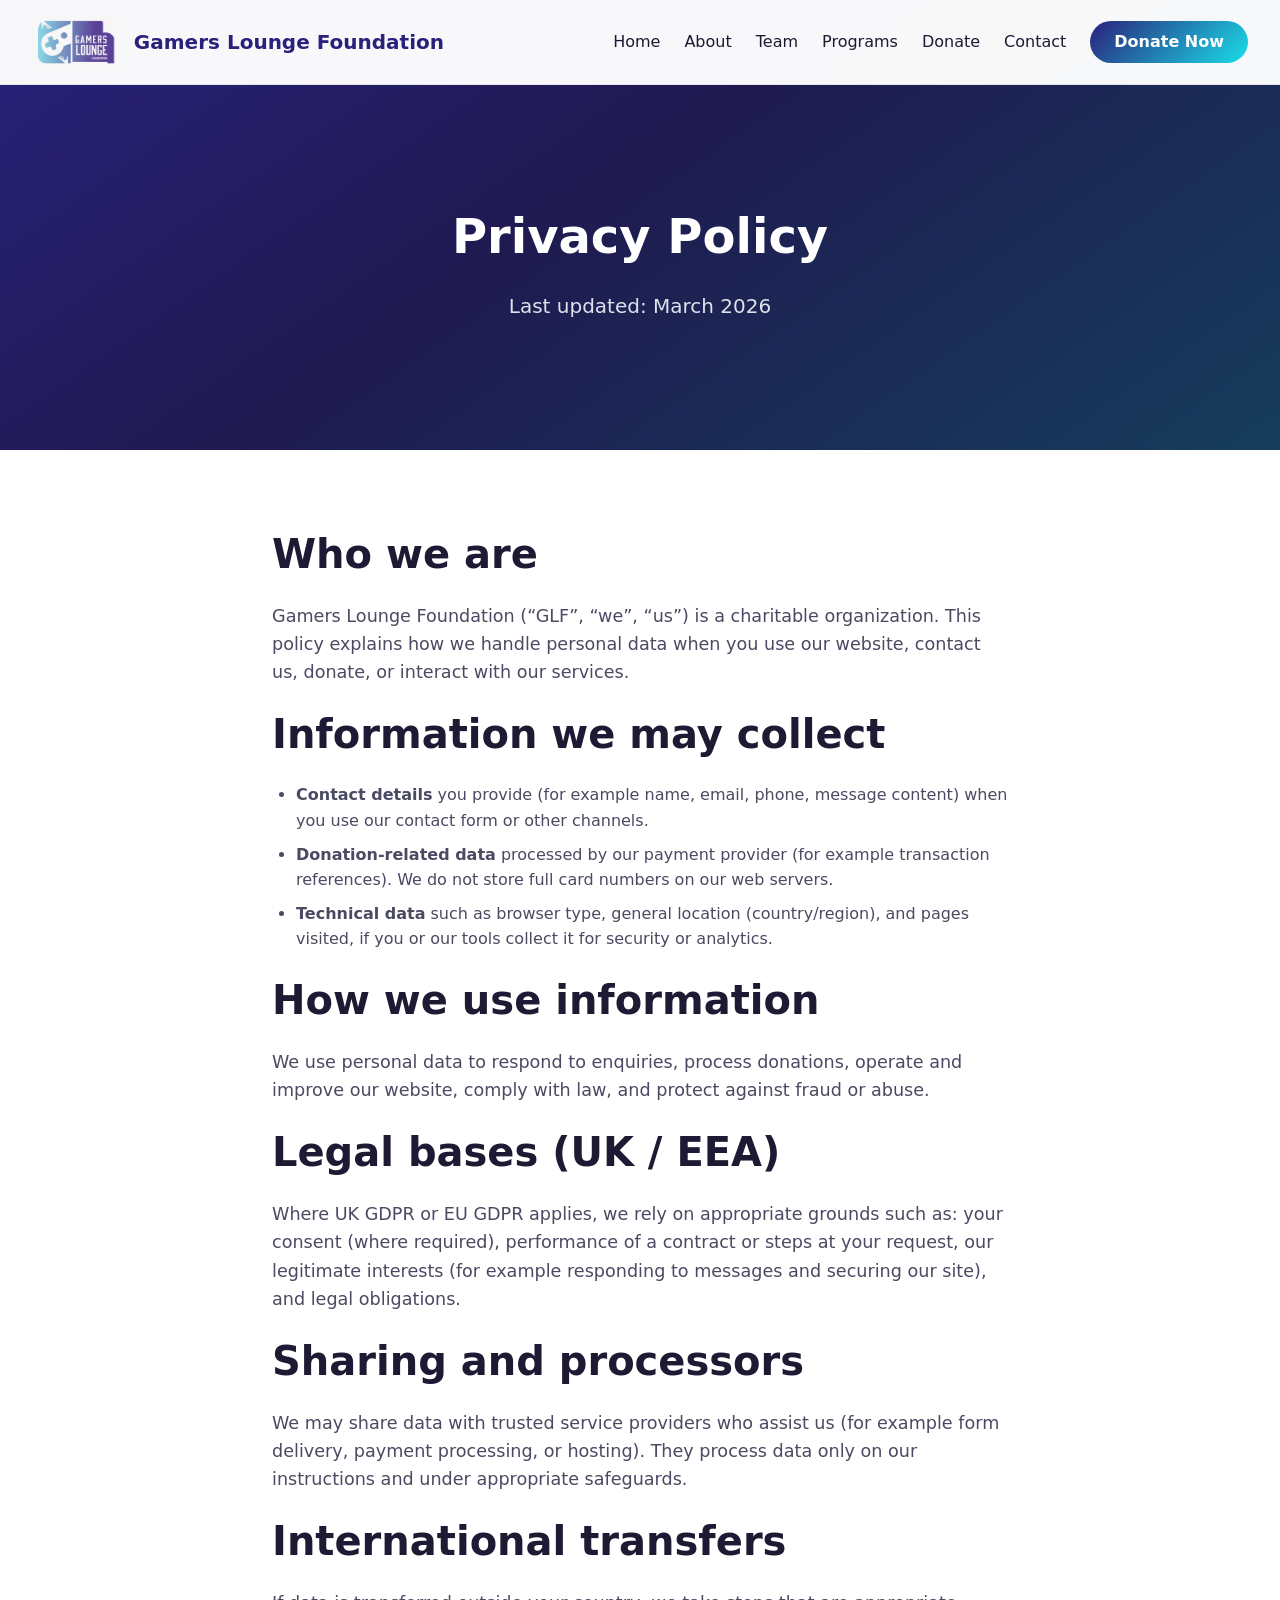
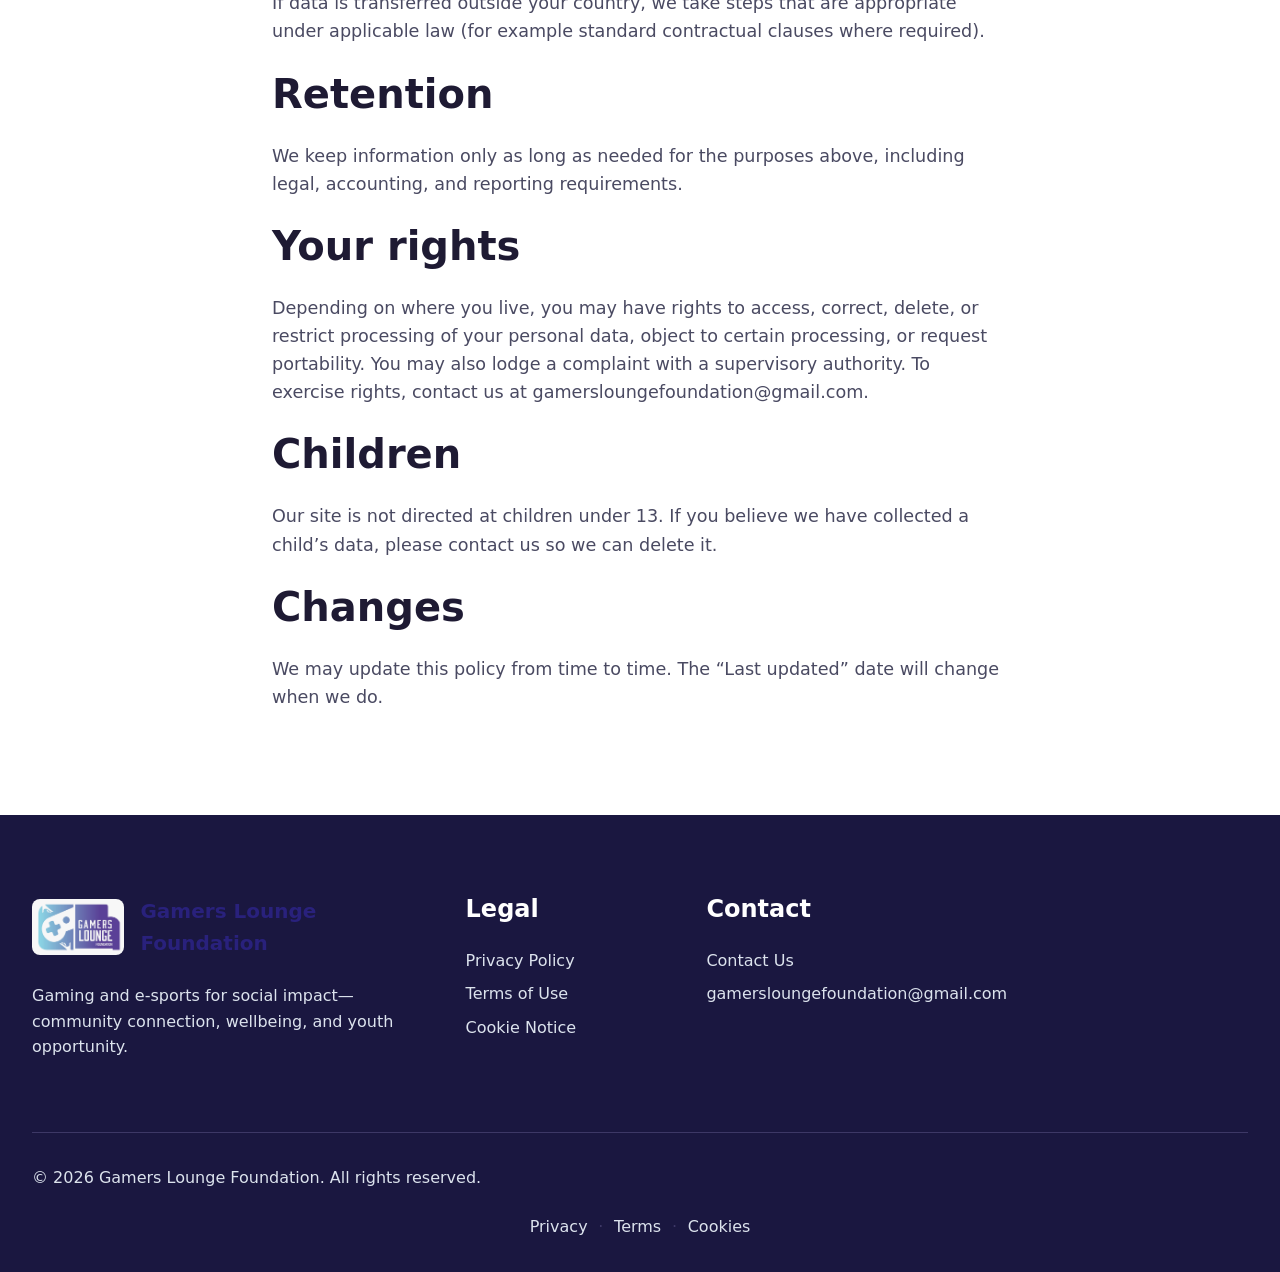
<file: privacy.html>
<!DOCTYPE html>
<html lang="en">
<head>
    <meta charset="UTF-8">
    <meta name="viewport" content="width=device-width, initial-scale=1.0">
    <meta name="description" content="Privacy Policy for Gamers Lounge Foundation (GLF). How we collect, use, and protect your information.">
    <meta name="robots" content="index, follow">
    <title>Privacy Policy | Gamers Lounge Foundation</title>
    <link rel="icon" type="image/jpeg" href="logo/main_logo.jpeg">
    <link rel="stylesheet" href="https://cdnjs.cloudflare.com/ajax/libs/font-awesome/6.4.0/css/all.min.css">
    <link rel="stylesheet" href="css/styles.css">
</head>
<body>
    <nav class="navbar" id="navbar">
        <div class="navbar-container">
            <a href="index.html" class="navbar-logo">
                <img src="logo/main_logo.jpeg" alt="Gamers Lounge Foundation logo" width="160" height="52">
                <span>Gamers Lounge Foundation</span>
            </a>
            <div class="navbar-menu" id="navbarMenu">
                <a href="index.html">Home</a>
                <a href="about.html">About</a>
                <a href="team.html">Team</a>
                <a href="programs.html">Programs</a>
                <a href="donate.html">Donate</a>
                <a href="contact.html">Contact</a>
                <a href="donate.html" class="navbar-cta">Donate Now</a>
            </div>
            <div class="navbar-toggle" id="navbarToggle" aria-label="Open menu">
                <span></span><span></span><span></span>
            </div>
        </div>
    </nav>

    <section class="page-hero">
        <div class="page-hero-content">
            <h1>Privacy Policy</h1>
            <p>Last updated: March 2026</p>
        </div>
    </section>

    <section class="about-section">
        <div class="about-container legal-content">
            <div class="about-content">
                <h2>Who we are</h2>
                <p>Gamers Lounge Foundation (“GLF”, “we”, “us”) is a charitable organization. This policy explains how we handle personal data when you use our website, contact us, donate, or interact with our services.</p>

                <h2>Information we may collect</h2>
                <ul class="legal-list">
                    <li><strong>Contact details</strong> you provide (for example name, email, phone, message content) when you use our contact form or other channels.</li>
                    <li><strong>Donation-related data</strong> processed by our payment provider (for example transaction references). We do not store full card numbers on our web servers.</li>
                    <li><strong>Technical data</strong> such as browser type, general location (country/region), and pages visited, if you or our tools collect it for security or analytics.</li>
                </ul>

                <h2>How we use information</h2>
                <p>We use personal data to respond to enquiries, process donations, operate and improve our website, comply with law, and protect against fraud or abuse.</p>

                <h2>Legal bases (UK / EEA)</h2>
                <p>Where UK GDPR or EU GDPR applies, we rely on appropriate grounds such as: your consent (where required), performance of a contract or steps at your request, our legitimate interests (for example responding to messages and securing our site), and legal obligations.</p>

                <h2>Sharing and processors</h2>
                <p>We may share data with trusted service providers who assist us (for example form delivery, payment processing, or hosting). They process data only on our instructions and under appropriate safeguards.</p>

                <h2>International transfers</h2>
                <p>If data is transferred outside your country, we take steps that are appropriate under applicable law (for example standard contractual clauses where required).</p>

                <h2>Retention</h2>
                <p>We keep information only as long as needed for the purposes above, including legal, accounting, and reporting requirements.</p>

                <h2>Your rights</h2>
                <p>Depending on where you live, you may have rights to access, correct, delete, or restrict processing of your personal data, object to certain processing, or request portability. You may also lodge a complaint with a supervisory authority. To exercise rights, contact us at <a href="mailto:gamersloungefoundation@gmail.com">gamersloungefoundation@gmail.com</a>.</p>

                <h2>Children</h2>
                <p>Our site is not directed at children under 13. If you believe we have collected a child’s data, please contact us so we can delete it.</p>

                <h2>Changes</h2>
                <p>We may update this policy from time to time. The “Last updated” date will change when we do.</p>
            </div>
        </div>
    </section>

    <footer class="footer">
        <div class="footer-container">
            <div class="footer-grid">
                <div class="footer-about">
                    <div class="navbar-logo">
                        <img src="logo/main_logo.jpeg" alt="Gamers Lounge Foundation logo" width="200" height="56">
                        <span>Gamers Lounge Foundation</span>
                    </div>
                    <p>Gaming and e-sports for social impact—community connection, wellbeing, and youth opportunity.</p>
                </div>
                <div class="footer-links">
                    <h4>Legal</h4>
                    <ul>
                        <li><a href="privacy.html">Privacy Policy</a></li>
                        <li><a href="terms.html">Terms of Use</a></li>
                        <li><a href="cookies.html">Cookie Notice</a></li>
                    </ul>
                </div>
                <div class="footer-links">
                    <h4>Contact</h4>
                    <ul>
                        <li><a href="contact.html">Contact Us</a></li>
                        <li><a href="mailto:gamersloungefoundation@gmail.com">gamersloungefoundation@gmail.com</a></li>
                    </ul>
                </div>
            </div>
            <div class="footer-bottom">
                <p>&copy; 2026 Gamers Lounge Foundation. All rights reserved.</p>
                <p class="footer-legal">
                    <a href="privacy.html">Privacy</a>
                    <span class="footer-legal-sep" aria-hidden="true">·</span>
                    <a href="terms.html">Terms</a>
                    <span class="footer-legal-sep" aria-hidden="true">·</span>
                    <a href="cookies.html">Cookies</a>
                </p>
            </div>
        </div>
    </footer>

    <script src="js/script.js"></script>
</body>
</html>
</file>
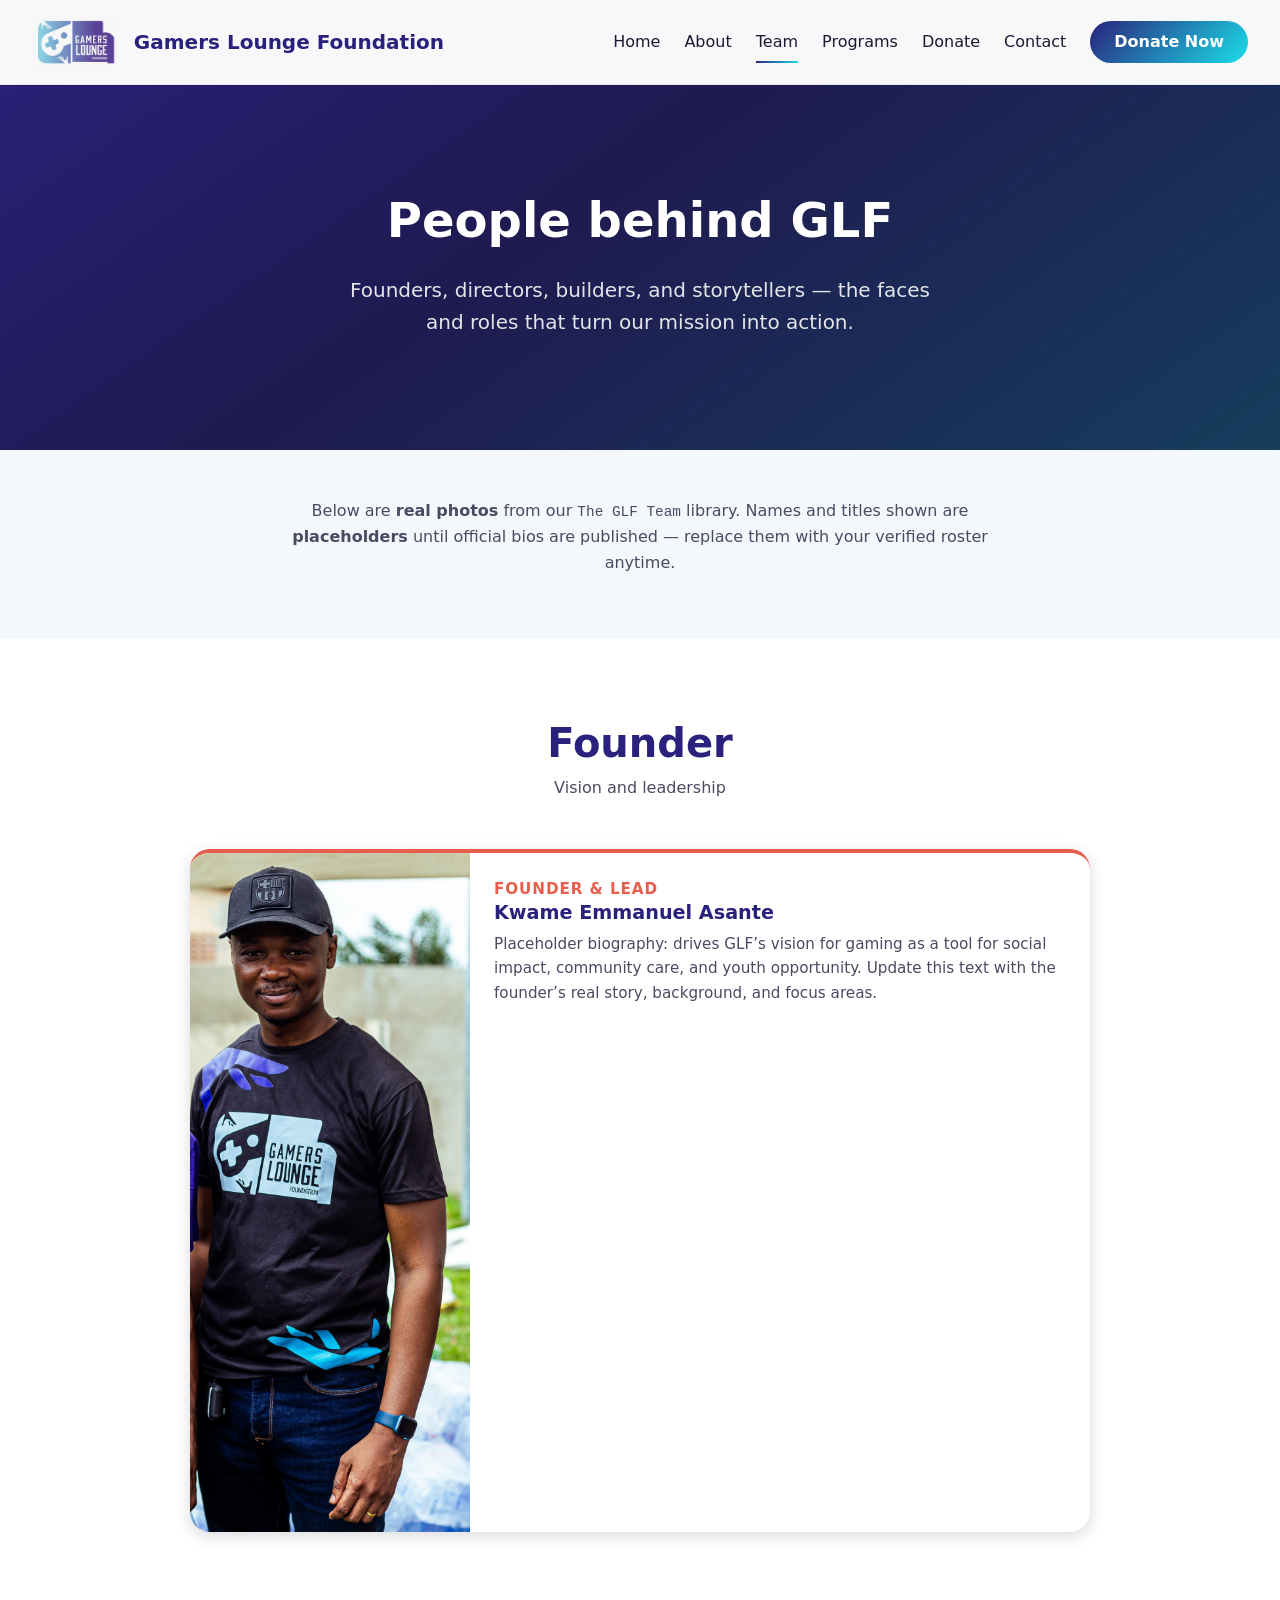
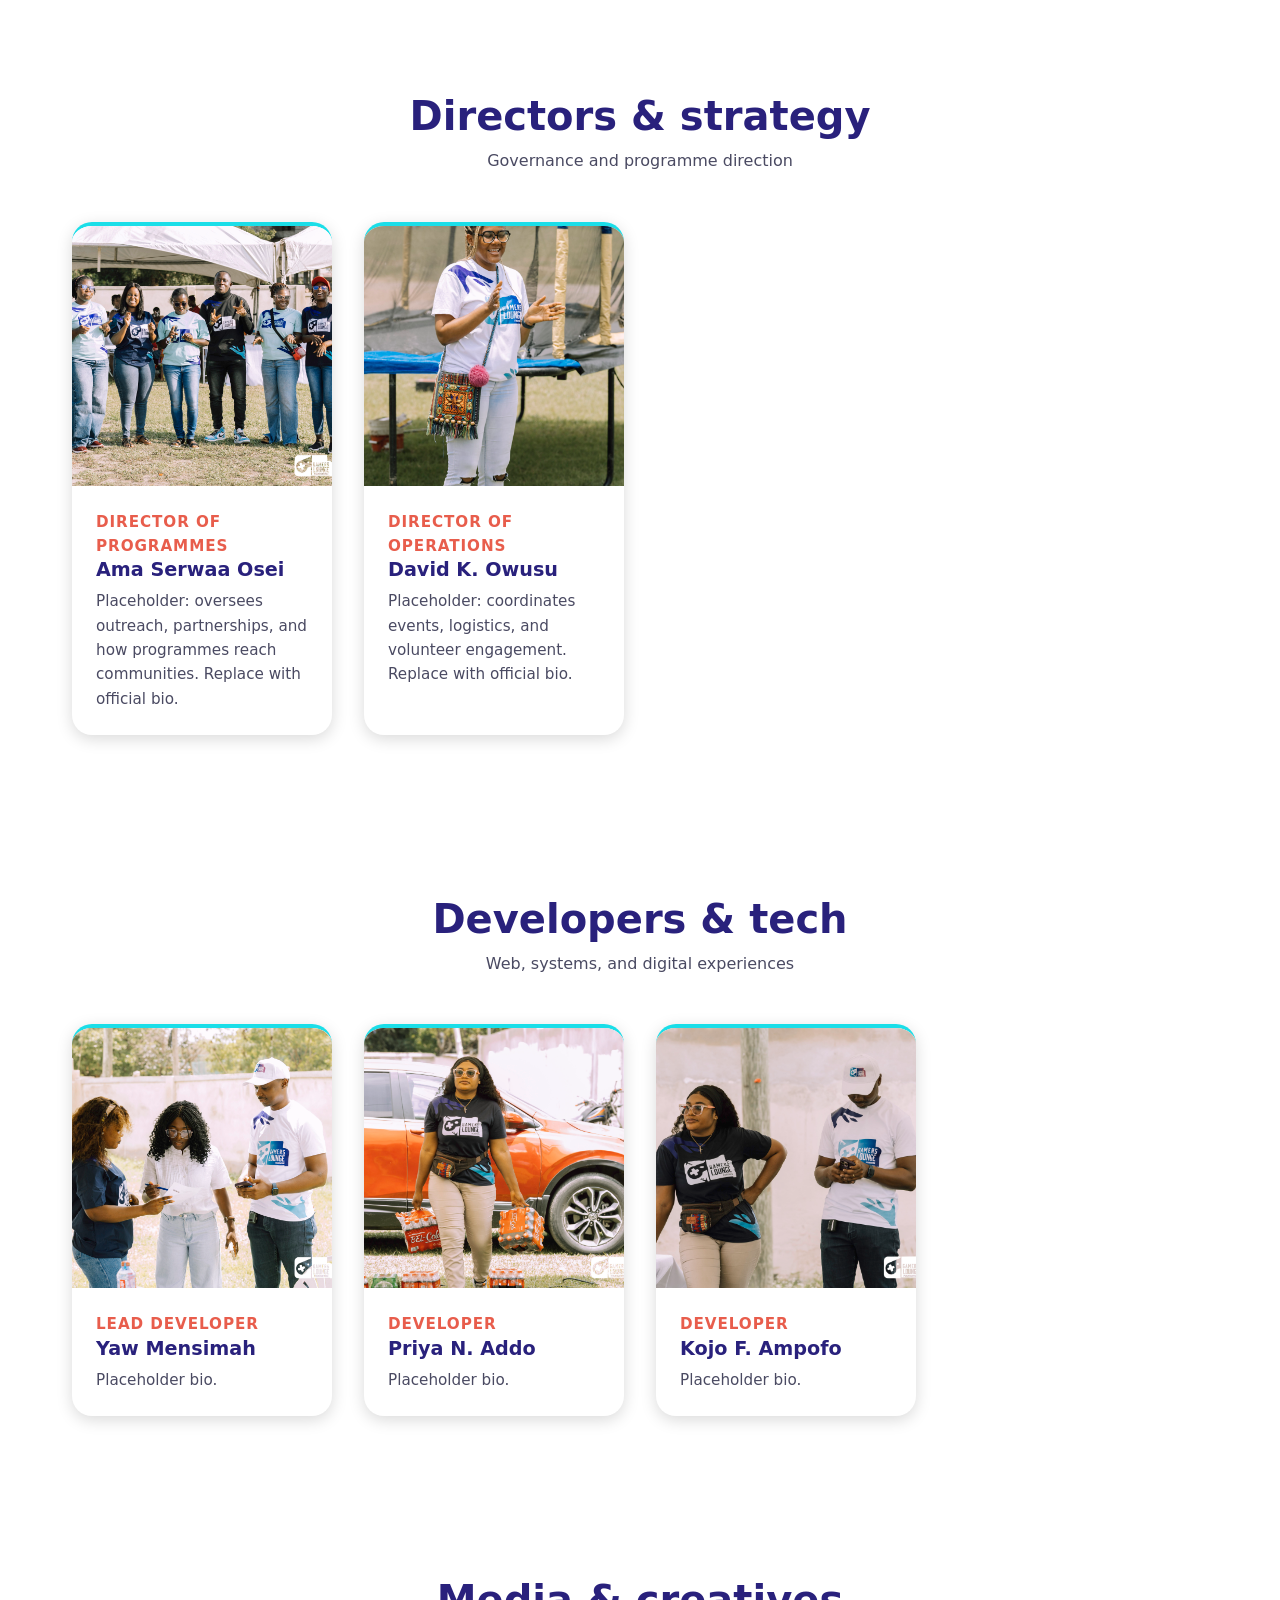
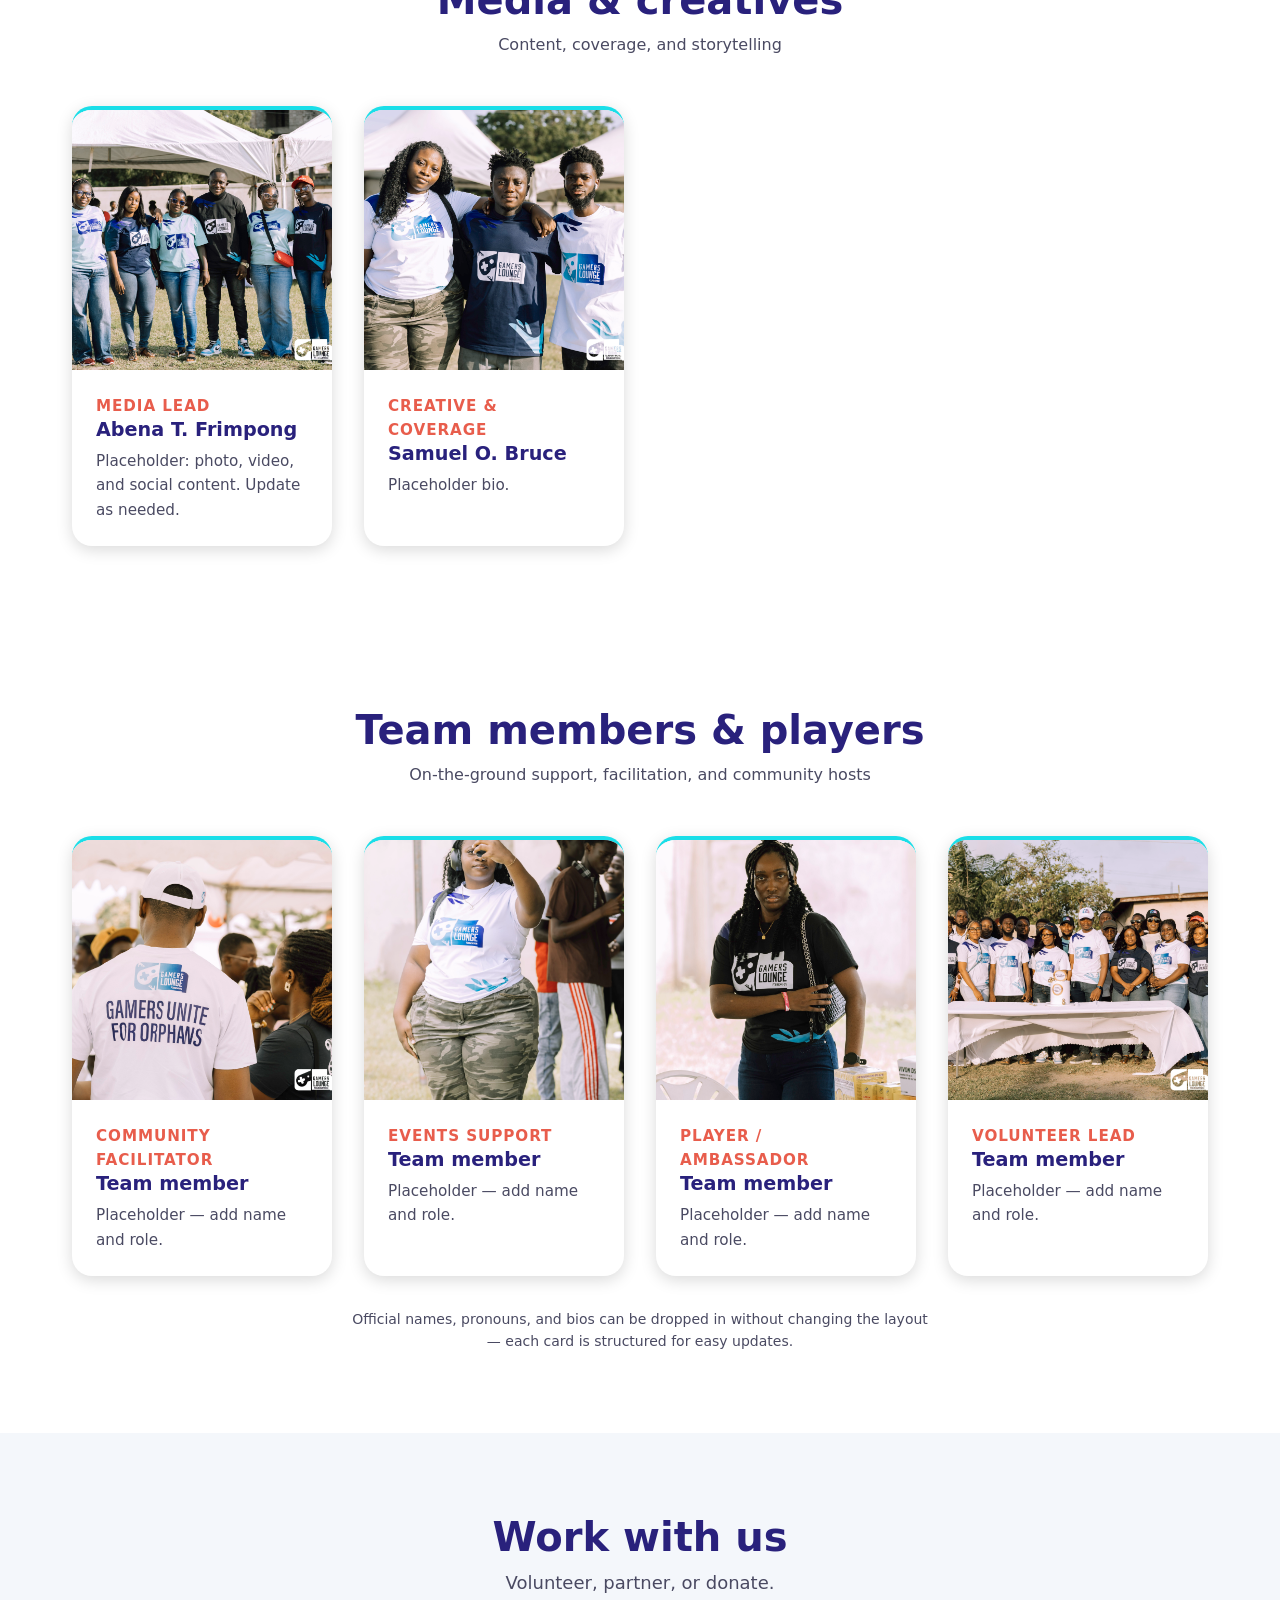
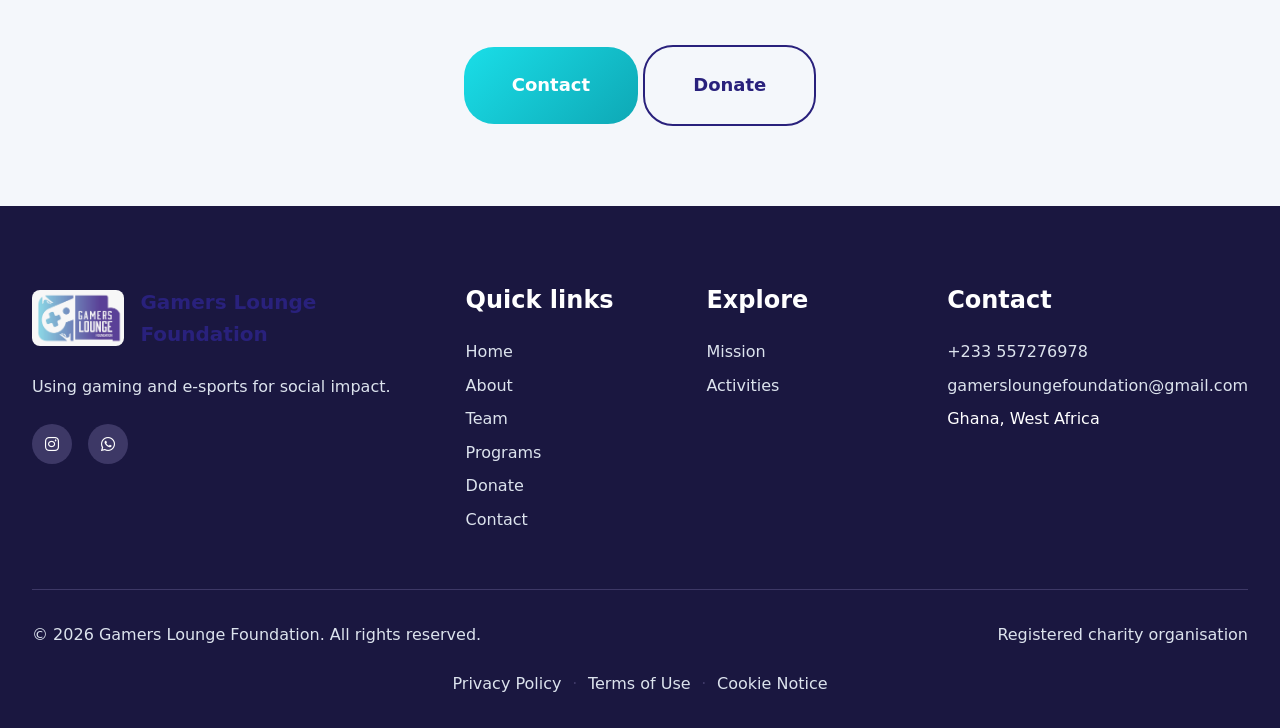
<file: team.html>
<!DOCTYPE html>
<html lang="en">
<head>
    <meta charset="UTF-8">
    <meta name="viewport" content="width=device-width, initial-scale=1.0">
    <meta name="description" content="Meet the Gamers Lounge Foundation team — leadership, directors, developers, media, and members who make GLF happen.">
    <meta name="robots" content="index, follow">
    <title>Our Team | Gamers Lounge Foundation</title>
    <link rel="icon" type="image/jpeg" href="logo/main_logo.jpeg">
    <link rel="stylesheet" href="https://cdnjs.cloudflare.com/ajax/libs/font-awesome/6.4.0/css/all.min.css">
    <link rel="stylesheet" href="css/styles.css">
</head>
<body>
    <nav class="navbar" id="navbar">
        <div class="navbar-container">
            <a href="index.html" class="navbar-logo">
                <img src="logo/main_logo.jpeg" alt="Gamers Lounge Foundation logo" width="160" height="52">
                <span>Gamers Lounge Foundation</span>
            </a>
            <div class="navbar-menu" id="navbarMenu">
                <a href="index.html">Home</a>
                <a href="about.html">About</a>
                <a href="team.html" class="active">Team</a>
                <a href="programs.html">Programs</a>
                <a href="donate.html">Donate</a>
                <a href="contact.html">Contact</a>
                <a href="donate.html" class="navbar-cta">Donate Now</a>
            </div>
            <div class="navbar-toggle" id="navbarToggle" aria-label="Open menu"><span></span><span></span><span></span></div>
        </div>
    </nav>

    <section class="page-hero page-hero--pattern">
        <div class="page-hero-content">
            <h1>People behind GLF</h1>
            <p>Founders, directors, builders, and storytellers — the faces and roles that turn our mission into action.</p>
        </div>
    </section>

    <section class="team-intro">
        <div class="team-intro-inner">
            <p>Below are <strong>real photos</strong> from our <code style="font-size:0.9em;">The GLF Team</code> library. Names and titles shown are <strong>placeholders</strong> until official bios are published — replace them with your verified roster anytime.</p>
        </div>
    </section>

    <section class="team-section">
        <h2>Founder</h2>
        <p class="section-sub">Vision and leadership</p>
        <div class="team-grid">
            <article class="team-card team-card--founder">
                <div class="team-card__photo">
                    <img src="Asset/The GLF Team/glffounder.jpg" alt="Portrait of GLF founder" loading="lazy" width="400" height="400">
                </div>
                <div class="team-card__body">
                    <p class="team-card__role">Founder &amp; Lead</p>
                    <h3>Kwame Emmanuel Asante</h3>
                    <p>Placeholder biography: drives GLF’s vision for gaming as a tool for social impact, community care, and youth opportunity. Update this text with the founder’s real story, background, and focus areas.</p>
                </div>
            </article>
        </div>
    </section>

    <section class="team-section">
        <h2>Directors &amp; strategy</h2>
        <p class="section-sub">Governance and programme direction</p>
        <div class="team-grid">
            <article class="team-card">
                <div class="team-card__photo"><img src="Asset/The GLF Team/GA_18587.jpg" alt="Director" loading="lazy" width="320" height="320"></div>
                <div class="team-card__body">
                    <p class="team-card__role">Director of programmes</p>
                    <h3>Ama Serwaa Osei</h3>
                    <p>Placeholder: oversees outreach, partnerships, and how programmes reach communities. Replace with official bio.</p>
                </div>
            </article>
            <article class="team-card">
                <div class="team-card__photo"><img src="Asset/The GLF Team/GA_18382.jpg" alt="Director" loading="lazy" width="320" height="320"></div>
                <div class="team-card__body">
                    <p class="team-card__role">Director of operations</p>
                    <h3>David K. Owusu</h3>
                    <p>Placeholder: coordinates events, logistics, and volunteer engagement. Replace with official bio.</p>
                </div>
            </article>
        </div>
    </section>

    <section class="team-section">
        <h2>Developers &amp; tech</h2>
        <p class="section-sub">Web, systems, and digital experiences</p>
        <div class="team-grid">
            <article class="team-card">
                <div class="team-card__photo"><img src="Asset/The GLF Team/GA_18150.jpg" alt="Developer" loading="lazy" width="320" height="320"></div>
                <div class="team-card__body">
                    <p class="team-card__role">Lead developer</p>
                    <h3>Yaw Mensimah</h3>
                    <p>Placeholder bio.</p>
                </div>
            </article>
            <article class="team-card">
                <div class="team-card__photo"><img src="Asset/The GLF Team/GA_18248.jpg" alt="Developer" loading="lazy" width="320" height="320"></div>
                <div class="team-card__body">
                    <p class="team-card__role">Developer</p>
                    <h3>Priya N. Addo</h3>
                    <p>Placeholder bio.</p>
                </div>
            </article>
            <article class="team-card">
                <div class="team-card__photo"><img src="Asset/The GLF Team/GA_18271.jpg" alt="Developer" loading="lazy" width="320" height="320"></div>
                <div class="team-card__body">
                    <p class="team-card__role">Developer</p>
                    <h3>Kojo F. Ampofo</h3>
                    <p>Placeholder bio.</p>
                </div>
            </article>
        </div>
    </section>

    <section class="team-section">
        <h2>Media &amp; creatives</h2>
        <p class="section-sub">Content, coverage, and storytelling</p>
        <div class="team-grid">
            <article class="team-card">
                <div class="team-card__photo"><img src="Asset/The GLF Team/GA_18584.jpg" alt="Media team" loading="lazy" width="320" height="320"></div>
                <div class="team-card__body">
                    <p class="team-card__role">Media lead</p>
                    <h3>Abena T. Frimpong</h3>
                    <p>Placeholder: photo, video, and social content. Update as needed.</p>
                </div>
            </article>
            <article class="team-card">
                <div class="team-card__photo"><img src="Asset/The GLF Team/GA_18598.jpg" alt="Media team" loading="lazy" width="320" height="320"></div>
                <div class="team-card__body">
                    <p class="team-card__role">Creative &amp; coverage</p>
                    <h3>Samuel O. Bruce</h3>
                    <p>Placeholder bio.</p>
                </div>
            </article>
        </div>
    </section>

    <section class="team-section">
        <h2>Team members &amp; players</h2>
        <p class="section-sub">On-the-ground support, facilitation, and community hosts</p>
        <div class="team-grid">
            <article class="team-card">
                <div class="team-card__photo"><img src="Asset/The GLF Team/GA_18292.jpg" alt="Team member" loading="lazy" width="320" height="320"></div>
                <div class="team-card__body">
                    <p class="team-card__role">Community facilitator</p>
                    <h3>Team member</h3>
                    <p>Placeholder — add name and role.</p>
                </div>
            </article>
            <article class="team-card">
                <div class="team-card__photo"><img src="Asset/The GLF Team/GA_18325.jpg" alt="Team member" loading="lazy" width="320" height="320"></div>
                <div class="team-card__body">
                    <p class="team-card__role">Events support</p>
                    <h3>Team member</h3>
                    <p>Placeholder — add name and role.</p>
                </div>
            </article>
            <article class="team-card">
                <div class="team-card__photo"><img src="Asset/The GLF Team/GA_18417.jpg" alt="Team member" loading="lazy" width="320" height="320"></div>
                <div class="team-card__body">
                    <p class="team-card__role">Player / ambassador</p>
                    <h3>Team member</h3>
                    <p>Placeholder — add name and role.</p>
                </div>
            </article>
            <article class="team-card">
                <div class="team-card__photo"><img src="Asset/The GLF Team/GA_18655.jpg" alt="Team member" loading="lazy" width="320" height="320"></div>
                <div class="team-card__body">
                    <p class="team-card__role">Volunteer lead</p>
                    <h3>Team member</h3>
                    <p>Placeholder — add name and role.</p>
                </div>
            </article>
        </div>
        <p class="team-placeholder-note">Official names, pronouns, and bios can be dropped in without changing the layout — each card is structured for easy updates.</p>
    </section>

    <section class="campaigns-section" style="background: var(--off-white);">
        <div class="section-header">
            <h2>Work with us</h2>
            <p>Volunteer, partner, or donate.</p>
        </div>
        <div style="text-align: center;">
            <a href="contact.html" class="btn btn-primary btn-lg">Contact</a>
            <a href="donate.html" class="btn btn-outline btn-lg">Donate</a>
        </div>
    </section>

    <footer class="footer">
        <div class="footer-container">
            <div class="footer-grid">
                <div class="footer-about">
                    <div class="navbar-logo">
                        <img src="logo/main_logo.jpeg" alt="Gamers Lounge Foundation logo" width="200" height="56">
                        <span>Gamers Lounge Foundation</span>
                    </div>
                    <p>Using gaming and e-sports for social impact.</p>
                    <div class="footer-social">
                        <a href="https://www.instagram.com/gamersloungefoundation/" target="_blank" rel="noopener noreferrer" aria-label="Instagram"><i class="fab fa-instagram"></i></a>
                        <a href="https://wa.me/447868157126" target="_blank" rel="noopener noreferrer" aria-label="WhatsApp"><i class="fab fa-whatsapp"></i></a>
                    </div>
                </div>
                <div class="footer-links">
                    <h4>Quick links</h4>
                    <ul>
                        <li><a href="index.html">Home</a></li>
                        <li><a href="about.html">About</a></li>
                        <li><a href="team.html">Team</a></li>
                        <li><a href="programs.html">Programs</a></li>
                        <li><a href="donate.html">Donate</a></li>
                        <li><a href="contact.html">Contact</a></li>
                    </ul>
                </div>
                <div class="footer-links">
                    <h4>Explore</h4>
                    <ul>
                        <li><a href="about.html">Mission</a></li>
                        <li><a href="programs.html">Activities</a></li>
                    </ul>
                </div>
                <div class="footer-links">
                    <h4>Contact</h4>
                    <ul>
                        <li><a href="tel:+233557276978">+233 557276978</a></li>
                        <li><a href="mailto:gamersloungefoundation@gmail.com">gamersloungefoundation@gmail.com</a></li>
                        <li>Ghana, West Africa</li>
                    </ul>
                </div>
            </div>
            <div class="footer-bottom">
                <p>&copy; 2026 Gamers Lounge Foundation. All rights reserved.</p>
                <p>Registered charity organisation</p>
                <p class="footer-legal">
                    <a href="privacy.html">Privacy Policy</a>
                    <span class="footer-legal-sep" aria-hidden="true">·</span>
                    <a href="terms.html">Terms of Use</a>
                    <span class="footer-legal-sep" aria-hidden="true">·</span>
                    <a href="cookies.html">Cookie Notice</a>
                </p>
            </div>
        </div>
    </footer>
    <script src="js/script.js"></script>
</body>
</html>
</file>
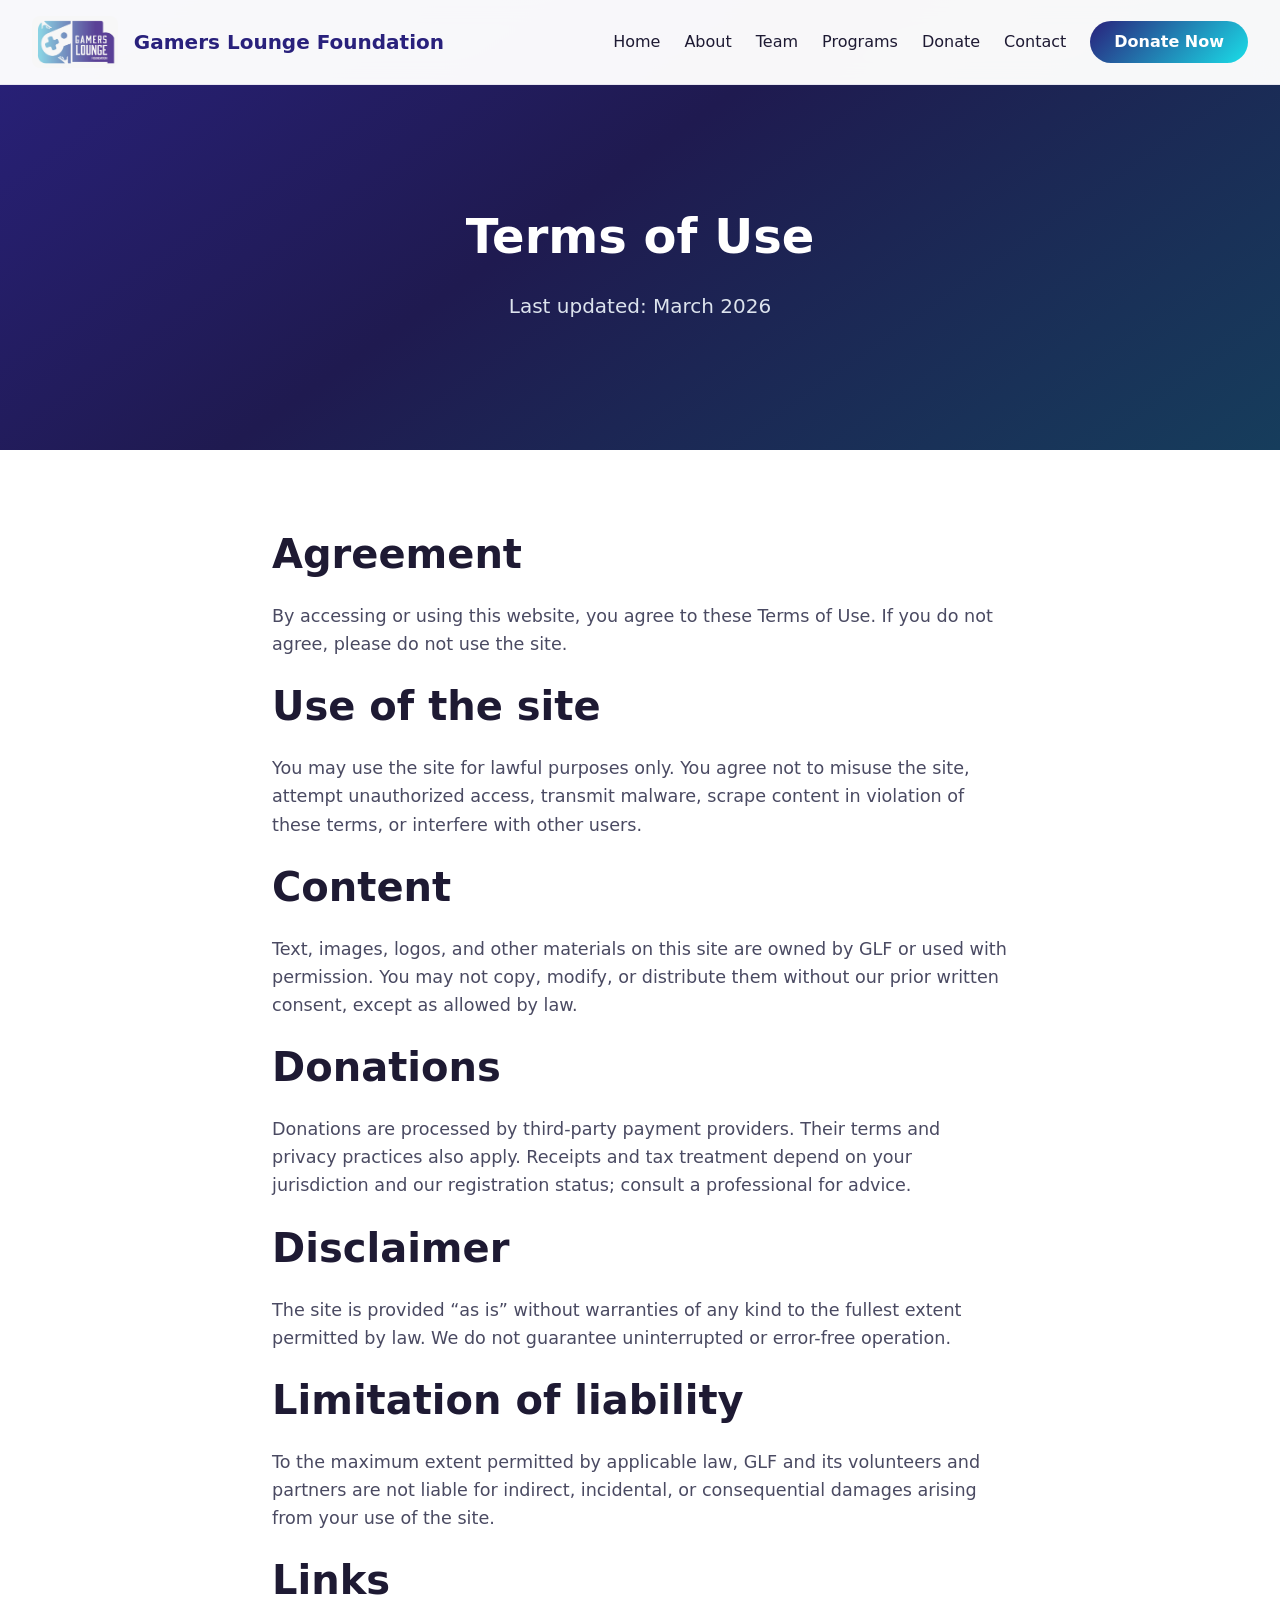
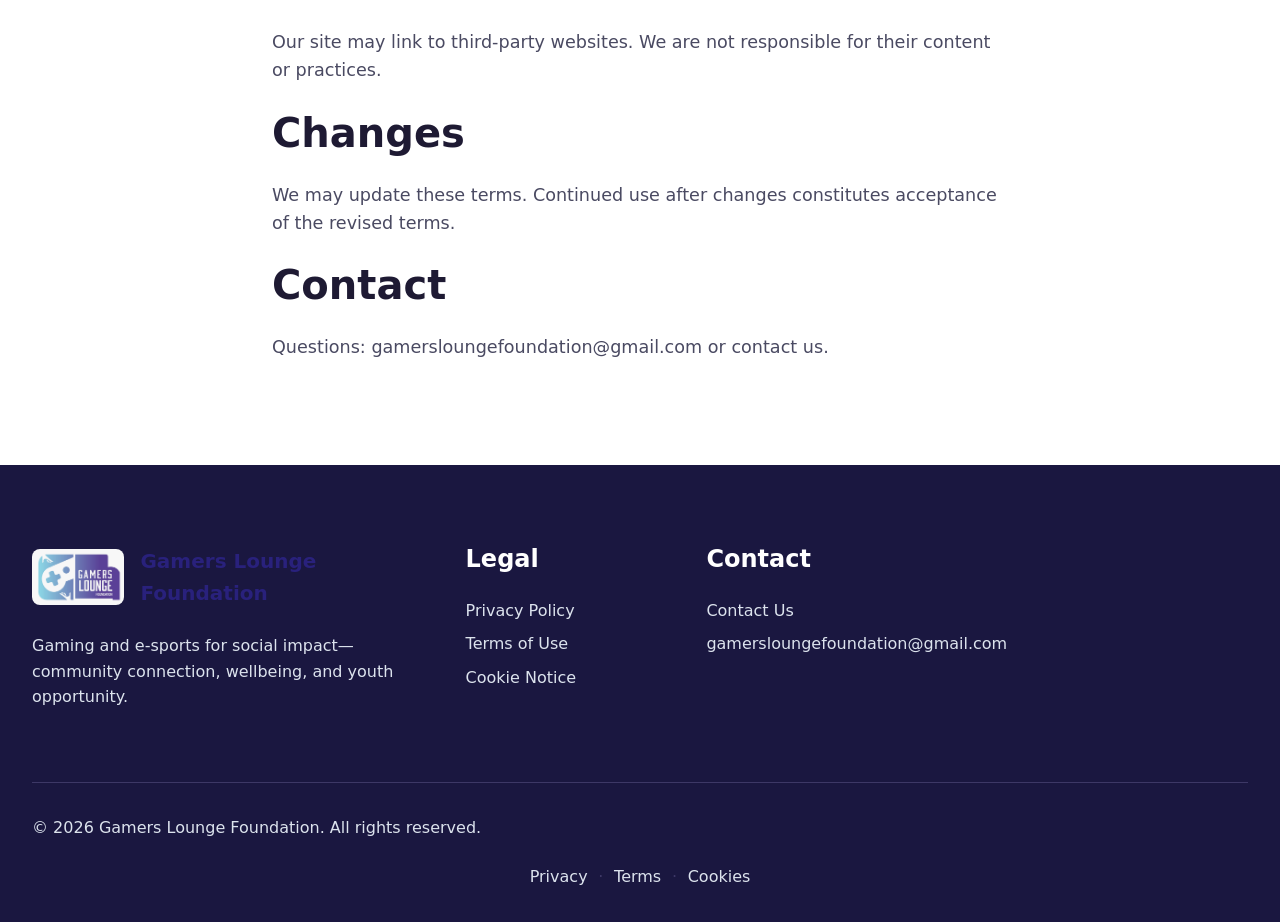
<file: terms.html>
<!DOCTYPE html>
<html lang="en">
<head>
    <meta charset="UTF-8">
    <meta name="viewport" content="width=device-width, initial-scale=1.0">
    <meta name="description" content="Terms of Use for the Gamers Lounge Foundation (GLF) website.">
    <meta name="robots" content="index, follow">
    <title>Terms of Use | Gamers Lounge Foundation</title>
    <link rel="icon" type="image/jpeg" href="logo/main_logo.jpeg">
    <link rel="stylesheet" href="https://cdnjs.cloudflare.com/ajax/libs/font-awesome/6.4.0/css/all.min.css">
    <link rel="stylesheet" href="css/styles.css">
</head>
<body>
    <nav class="navbar" id="navbar">
        <div class="navbar-container">
            <a href="index.html" class="navbar-logo">
                <img src="logo/main_logo.jpeg" alt="Gamers Lounge Foundation logo" width="160" height="52">
                <span>Gamers Lounge Foundation</span>
            </a>
            <div class="navbar-menu" id="navbarMenu">
                <a href="index.html">Home</a>
                <a href="about.html">About</a>
                <a href="team.html">Team</a>
                <a href="programs.html">Programs</a>
                <a href="donate.html">Donate</a>
                <a href="contact.html">Contact</a>
                <a href="donate.html" class="navbar-cta">Donate Now</a>
            </div>
            <div class="navbar-toggle" id="navbarToggle" aria-label="Open menu">
                <span></span><span></span><span></span>
            </div>
        </div>
    </nav>

    <section class="page-hero">
        <div class="page-hero-content">
            <h1>Terms of Use</h1>
            <p>Last updated: March 2026</p>
        </div>
    </section>

    <section class="about-section">
        <div class="about-container legal-content">
            <div class="about-content">
                <h2>Agreement</h2>
                <p>By accessing or using this website, you agree to these Terms of Use. If you do not agree, please do not use the site.</p>

                <h2>Use of the site</h2>
                <p>You may use the site for lawful purposes only. You agree not to misuse the site, attempt unauthorized access, transmit malware, scrape content in violation of these terms, or interfere with other users.</p>

                <h2>Content</h2>
                <p>Text, images, logos, and other materials on this site are owned by GLF or used with permission. You may not copy, modify, or distribute them without our prior written consent, except as allowed by law.</p>

                <h2>Donations</h2>
                <p>Donations are processed by third-party payment providers. Their terms and privacy practices also apply. Receipts and tax treatment depend on your jurisdiction and our registration status; consult a professional for advice.</p>

                <h2>Disclaimer</h2>
                <p>The site is provided “as is” without warranties of any kind to the fullest extent permitted by law. We do not guarantee uninterrupted or error-free operation.</p>

                <h2>Limitation of liability</h2>
                <p>To the maximum extent permitted by applicable law, GLF and its volunteers and partners are not liable for indirect, incidental, or consequential damages arising from your use of the site.</p>

                <h2>Links</h2>
                <p>Our site may link to third-party websites. We are not responsible for their content or practices.</p>

                <h2>Changes</h2>
                <p>We may update these terms. Continued use after changes constitutes acceptance of the revised terms.</p>

                <h2>Contact</h2>
                <p>Questions: <a href="mailto:gamersloungefoundation@gmail.com">gamersloungefoundation@gmail.com</a> or <a href="contact.html">contact us</a>.</p>
            </div>
        </div>
    </section>

    <footer class="footer">
        <div class="footer-container">
            <div class="footer-grid">
                <div class="footer-about">
                    <div class="navbar-logo">
                        <img src="logo/main_logo.jpeg" alt="Gamers Lounge Foundation logo" width="200" height="56">
                        <span>Gamers Lounge Foundation</span>
                    </div>
                    <p>Gaming and e-sports for social impact—community connection, wellbeing, and youth opportunity.</p>
                </div>
                <div class="footer-links">
                    <h4>Legal</h4>
                    <ul>
                        <li><a href="privacy.html">Privacy Policy</a></li>
                        <li><a href="terms.html">Terms of Use</a></li>
                        <li><a href="cookies.html">Cookie Notice</a></li>
                    </ul>
                </div>
                <div class="footer-links">
                    <h4>Contact</h4>
                    <ul>
                        <li><a href="contact.html">Contact Us</a></li>
                        <li><a href="mailto:gamersloungefoundation@gmail.com">gamersloungefoundation@gmail.com</a></li>
                    </ul>
                </div>
            </div>
            <div class="footer-bottom">
                <p>&copy; 2026 Gamers Lounge Foundation. All rights reserved.</p>
                <p class="footer-legal">
                    <a href="privacy.html">Privacy</a>
                    <span class="footer-legal-sep" aria-hidden="true">·</span>
                    <a href="terms.html">Terms</a>
                    <span class="footer-legal-sep" aria-hidden="true">·</span>
                    <a href="cookies.html">Cookies</a>
                </p>
            </div>
        </div>
    </footer>

    <script src="js/script.js"></script>
</body>
</html>
</file>
<file: css/styles.css>
/* =============================================
   GAMERS LOUNGE FOUNDATION (GLF) - Global Styles
   Brand theme: deep indigo + cyan (New Concept)
   ============================================= */

/* CSS Variables - GLF Color Palette */
:root {
    /* Brand (from New Concept themes: #29217c, #1adee8) */
    --brand-deep: #29217c;
    --brand-accent: #1adee8;
    --brand-accent-soft: #e8fcfd;
    --brand-indigo-mid: #3d348f;

    /* Mapped primaries — use brand consistently */
    --primary-green: #12c9d4;
    --primary-purple: #29217c;
    --primary-orange: #29217c;
    --primary-blue: #1adee8;
    --primary-pink: #4a3fb0;

    /* Secondary Colors */
    --secondary-dark: #1a1740;
    --secondary-light: #2d2670;
    --secondary-gray: #3d3866;

    /* Accent Colors */
    --accent-yellow: #f0e6a8;
    --accent-red: #e53935;
    --accent-cyan: #1adee8;
    /* Extended palette — complements indigo + cyan */
    --brand-coral: #e85d4c;
    --brand-coral-soft: #fde8e5;
    --brand-slate: #5c6b8a;
    --brand-mist: #c5e8ec;

    /* Neutral Colors */
    --white: #FFFFFF;
    --off-white: #f4f7fb;
    --light-gray: #dce3ed;
    --dark-gray: #424242;
    --black: #000000;

    /* Text Colors */
    --text-primary: #1e1a33;
    --text-secondary: #4a4a62;
    --text-light: #FFFFFF;

    /* Gradient Colors */
    --gradient-primary: linear-gradient(135deg, #29217c 0%, #1adee8 100%);
    --gradient-hero: linear-gradient(145deg, #29217c 0%, #1f1a50 45%, #163d5c 100%);
    --gradient-warm: linear-gradient(135deg, #29217c 0%, #3d348f 50%, #157a8a 100%);
    --gradient-cta: linear-gradient(135deg, #1adee8 0%, #0ea8b5 100%);
    --gradient-creative: linear-gradient(145deg, #29217c 0%, #1adee8 45%, #e85d4c 100%);
    --pattern-vision: repeating-linear-gradient(135deg, rgba(41, 33, 124, 0.06) 0, rgba(41, 33, 124, 0.06) 12px, transparent 12px, transparent 24px);
    
    /* Shadows */
    --shadow-sm: 0 2px 8px rgba(0, 0, 0, 0.1);
    --shadow-md: 0 4px 16px rgba(0, 0, 0, 0.15);
    --shadow-lg: 0 8px 32px rgba(0, 0, 0, 0.2);
    --shadow-glow: 0 0 28px rgba(26, 222, 232, 0.35);
    
    /* Spacing */
    --spacing-xs: 0.5rem;
    --spacing-sm: 1rem;
    --spacing-md: 1.5rem;
    --spacing-lg: 2rem;
    --spacing-xl: 3rem;
    --spacing-xxl: 5rem;
    
    /* Border Radius */
    --radius-sm: 8px;
    --radius-md: 12px;
    --radius-lg: 20px;
    --radius-xl: 30px;
    --radius-full: 50%;
    
    /* Transitions */
    --transition-fast: 0.2s ease;
    --transition-normal: 0.3s ease;
    --transition-slow: 0.5s ease;
    
    /* Z-index layers */
    --z-dropdown: 100;
    --z-sticky: 200;
    --z-modal: 300;
    --z-tooltip: 400;
}

/* =============================================
   GLOBAL RESET & BASE STYLES
   ============================================= */
*, *::before, *::after {
    margin: 0;
    padding: 0;
    box-sizing: border-box;
}

html {
    scroll-behavior: smooth;
    font-size: 16px;
}

body {
    font-family: 'Outfit', 'Segoe UI', system-ui, -apple-system, Tahoma, Geneva, Verdana, sans-serif;
    line-height: 1.6;
    color: var(--text-primary);
    background-color: var(--white);
    overflow-x: hidden;
}

/* Typography */
h1, h2, h3, h4, h5, h6 {
    font-weight: 700;
    line-height: 1.2;
    margin-bottom: var(--spacing-sm);
}

h1 { font-size: 3.5rem; }
h2 { font-size: 2.5rem; }
h3 { font-size: 2rem; }
h4 { font-size: 1.5rem; }
h5 { font-size: 1.25rem; }
h6 { font-size: 1rem; }

p {
    margin-bottom: var(--spacing-sm);
    color: var(--text-secondary);
}

a {
    text-decoration: none;
    color: inherit;
    transition: var(--transition-normal);
}

a:hover {
    color: var(--brand-accent);
}

img {
    max-width: 100%;
    height: auto;
    display: block;
}

ul {
    list-style: none;
}

/* =============================================
   NAVIGATION STYLES
   ============================================= */
.navbar {
    position: fixed;
    top: 0;
    left: 0;
    right: 0;
    z-index: var(--z-sticky);
    background: rgba(255, 255, 255, 0.97);
    backdrop-filter: blur(12px);
    border-bottom: 1px solid rgba(41, 33, 124, 0.08);
    padding: var(--spacing-sm) 0;
    transition: var(--transition-normal);
}

.navbar.scrolled {
    background: rgba(255, 255, 255, 0.99);
    box-shadow: var(--shadow-md);
    padding: var(--spacing-xs) 0;
}

.navbar-container {
    max-width: 1400px;
    margin: 0 auto;
    padding: 0 var(--spacing-lg);
    display: flex;
    justify-content: space-between;
    align-items: center;
}

.navbar-logo {
    display: flex;
    align-items: center;
    gap: var(--spacing-sm);
}

.navbar-logo img {
    width: auto;
    height: 52px;
    max-width: 160px;
    object-fit: contain;
    border-radius: var(--radius-sm);
}

.navbar-logo span {
    font-size: 1.25rem;
    font-weight: 700;
    color: var(--brand-deep);
    background: none;
    -webkit-text-fill-color: var(--brand-deep);
}

.navbar-menu {
    display: flex;
    align-items: center;
    flex-wrap: wrap;
    gap: var(--spacing-sm) var(--spacing-md);
}

.navbar-menu a {
    color: var(--text-primary);
    font-weight: 500;
    position: relative;
    padding: var(--spacing-xs) 0;
}

.navbar-menu a::after {
    content: '';
    position: absolute;
    bottom: 0;
    left: 0;
    width: 0;
    height: 2px;
    background: var(--gradient-primary);
    transition: var(--transition-normal);
}

.navbar-menu a:hover::after,
.navbar-menu a.active::after {
    width: 100%;
}

.navbar-menu a:hover {
    color: var(--brand-deep);
}

.navbar-cta {
    background: var(--gradient-primary);
    color: var(--white) !important;
    padding: var(--spacing-xs) var(--spacing-md) !important;
    border-radius: var(--radius-xl);
    font-weight: 600 !important;
}

.navbar-cta::after {
    display: none !important;
}

.navbar-cta:hover {
    transform: translateY(-2px);
    box-shadow: var(--shadow-glow);
}

.navbar-toggle {
    display: none;
    flex-direction: column;
    gap: 5px;
    cursor: pointer;
    padding: 5px;
}

.navbar-toggle span {
    width: 25px;
    height: 3px;
    background: var(--brand-deep);
    border-radius: 3px;
    transition: var(--transition-normal);
}

/* =============================================
   BUTTON STYLES
   ============================================= */
.btn {
    display: inline-flex;
    align-items: center;
    justify-content: center;
    gap: var(--spacing-xs);
    padding: var(--spacing-sm) var(--spacing-lg);
    font-size: 1rem;
    font-weight: 600;
    border: none;
    border-radius: var(--radius-xl);
    cursor: pointer;
    transition: var(--transition-normal);
    text-align: center;
}

.btn-primary {
    background: var(--gradient-cta);
    color: var(--white);
}

.btn-primary:hover {
    transform: translateY(-3px);
    box-shadow: var(--shadow-glow);
    color: var(--white);
}

.btn-secondary {
    background: transparent;
    color: var(--brand-deep);
    border: 2px solid var(--brand-deep);
}

.btn-secondary:hover {
    background: var(--brand-deep);
    color: var(--white);
}

.hero.hero--dark .btn-secondary {
    color: var(--white);
    border-color: rgba(255, 255, 255, 0.9);
}

.hero.hero--dark .btn-secondary:hover {
    background: var(--white);
    color: var(--brand-deep);
}

.btn-outline {
    background: transparent;
    color: var(--brand-deep);
    border: 2px solid var(--brand-deep);
}

.btn-outline:hover {
    background: var(--brand-deep);
    color: var(--white);
}

.btn-lg {
    padding: var(--spacing-md) var(--spacing-xl);
    font-size: 1.125rem;
}

.btn-sm {
    padding: var(--spacing-xs) var(--spacing-md);
    font-size: 0.875rem;
}

/* =============================================
   HERO SECTION STYLES
   ============================================= */
.hero {
    min-height: 100vh;
    display: flex;
    align-items: center;
    background: linear-gradient(165deg, #f7feff 0%, #ffffff 42%, #eef6ff 100%);
    position: relative;
    overflow: hidden;
    padding-top: 88px;
}

.hero::before {
    content: '';
    position: absolute;
    top: 0;
    left: 0;
    right: 0;
    bottom: 0;
    background: url('data:image/svg+xml,<svg xmlns="http://www.w3.org/2000/svg" viewBox="0 0 100 100"><circle cx="50" cy="50" r="1" fill="rgba(41,33,124,0.06)"/></svg>');
    background-size: 48px 48px;
    opacity: 0.85;
}

.hero.hero--dark {
    background: var(--gradient-hero);
}

.hero.hero--dark::before {
    background: url('data:image/svg+xml,<svg xmlns="http://www.w3.org/2000/svg" viewBox="0 0 100 100"><circle cx="50" cy="50" r="1" fill="rgba(255,255,255,0.08)"/></svg>');
    opacity: 0.5;
}

.hero-content {
    max-width: 1400px;
    margin: 0 auto;
    padding: var(--spacing-xl);
    display: grid;
    grid-template-columns: 1fr 1fr;
    gap: var(--spacing-xxl);
    align-items: center;
    position: relative;
    z-index: 1;
}

.hero-text h1 {
    color: var(--brand-deep);
    font-size: clamp(2rem, 5vw, 3.25rem);
    margin-bottom: var(--spacing-md);
    animation: fadeInUp 1s ease forwards;
}

.hero-text h1 span {
    background: var(--gradient-primary);
    -webkit-background-clip: text;
    -webkit-text-fill-color: transparent;
    background-clip: text;
}

.hero-text p {
    color: var(--text-secondary);
    font-size: 1.125rem;
    max-width: 36rem;
    margin-bottom: var(--spacing-lg);
    animation: fadeInUp 1s ease 0.2s forwards;
    opacity: 0;
}

.hero.hero--dark .hero-text h1 {
    color: var(--white);
}

.hero.hero--dark .hero-text h1 span {
    -webkit-text-fill-color: transparent;
}

.hero.hero--dark .hero-text p {
    color: var(--light-gray);
}

.hero-buttons {
    display: flex;
    gap: var(--spacing-md);
    animation: fadeInUp 1s ease 0.4s forwards;
    opacity: 0;
}

.hero-image {
    position: relative;
    animation: fadeInRight 1s ease 0.6s forwards;
    opacity: 0;
}

.hero-image img {
    border-radius: var(--radius-lg);
    box-shadow: var(--shadow-lg);
    border: 3px solid rgba(255, 255, 255, 0.1);
    transition: opacity 0.55s ease;
}

/* Floating colorful bubbles */
.hero-shapes {
    position: absolute;
    top: 0;
    left: 0;
    right: 0;
    bottom: 0;
    pointer-events: none;
    overflow: hidden;
}

.shape {
    position: absolute;
    border-radius: var(--radius-full);
    animation: float 6s ease-in-out infinite;
}

/* Bubble 1 */
.shape-1 {
    width: 100px;
    height: 100px;
    background: var(--brand-accent);
    top: 20%;
    left: 10%;
    opacity: 0.12;
    animation-delay: 0s;
    animation-duration: 8s;
}

/* Bubble 2 */
.shape-2 {
    width: 150px;
    height: 150px;
    background: var(--brand-deep);
    top: 60%;
    right: 10%;
    opacity: 0.08;
    animation-delay: 1s;
    animation-duration: 10s;
}

/* Bubble 3 - Orange */
.shape-3 {
    width: 80px;
    height: 80px;
    background: var(--primary-orange);
    bottom: 20%;
    left: 20%;
    opacity: 0.5;
    animation-delay: 2s;
    animation-duration: 7s;
}

/* Bubble 4 - Pink */
.shape-4 {
    width: 60px;
    height: 60px;
    background: var(--primary-pink);
    top: 15%;
    right: 25%;
    opacity: 0.35;
    animation-delay: 0.5s;
    animation-duration: 9s;
}

/* Bubble 5 - Blue */
.shape-5 {
    width: 120px;
    height: 120px;
    background: var(--primary-blue);
    bottom: 30%;
    right: 30%;
    opacity: 0.3;
    animation-delay: 1.5s;
    animation-duration: 11s;
}

/* Bubble 6 - Yellow */
.shape-6 {
    width: 70px;
    height: 70px;
    background: var(--accent-yellow);
    top: 40%;
    left: 5%;
    opacity: 0.45;
    animation-delay: 3s;
    animation-duration: 8s;
}

/* Bubble 7 - Cyan */
.shape-7 {
    width: 90px;
    height: 90px;
    background: var(--accent-cyan);
    top: 70%;
    left: 35%;
    opacity: 0.35;
    animation-delay: 2.5s;
    animation-duration: 12s;
}

/* Bubble 8 - Red */
.shape-8 {
    width: 55px;
    height: 55px;
    background: var(--accent-red);
    top: 25%;
    left: 40%;
    opacity: 0.4;
    animation-delay: 4s;
    animation-duration: 9s;
}

/* Bubble 9 - Gradient mix */
.shape-9 {
    width: 110px;
    height: 110px;
    background: var(--gradient-primary);
    bottom: 15%;
    right: 5%;
    opacity: 0.35;
    animation-delay: 1.8s;
    animation-duration: 10s;
}

/* Bubble 10 - Purple variant */
.shape-10 {
    width: 65px;
    height: 65px;
    background: linear-gradient(135deg, #7C4DFF 0%, #FF4081 100%);
    top: 50%;
    left: 25%;
    opacity: 0.38;
    animation-delay: 2.8s;
    animation-duration: 7s;
}

/* Bubble 11 - Orange variant */
.shape-11 {
    width: 85px;
    height: 85px;
    background: linear-gradient(135deg, #FF6D00 0%, #FFD600 100%);
    bottom: 40%;
    left: 15%;
    opacity: 0.42;
    animation-delay: 3.5s;
    animation-duration: 11s;
}

/* Bubble 12 - Small accent */
.shape-12 {
    width: 40px;
    height: 40px;
    background: var(--primary-pink);
    top: 10%;
    left: 30%;
    opacity: 0.5;
    animation-delay: 0.8s;
    animation-duration: 6s;
}

/* =============================================
   MISSION SNAPSHOT (home)
   ============================================= */
.mission-snapshot {
    padding: var(--spacing-xl) var(--spacing-lg);
    background: linear-gradient(90deg, var(--brand-accent-soft) 0%, var(--white) 50%, var(--brand-accent-soft) 100%);
    border-top: 1px solid rgba(41, 33, 124, 0.06);
    border-bottom: 1px solid rgba(41, 33, 124, 0.06);
}

.mission-snapshot-inner {
    max-width: 900px;
    margin: 0 auto;
    text-align: center;
}

.mission-snapshot-inner h2 {
    font-size: 1.5rem;
    color: var(--brand-deep);
    margin-bottom: var(--spacing-sm);
}

.mission-snapshot-inner p {
    font-size: 1.05rem;
    color: var(--text-secondary);
    margin-bottom: 0;
}

/* =============================================
   WORK SHOWCASE — photo grid (home)
   ============================================= */
.work-showcase {
    padding: var(--spacing-xxl) 0;
    background: var(--white);
}

.work-showcase-grid {
    display: grid;
    grid-template-columns: repeat(auto-fill, minmax(260px, 1fr));
    gap: var(--spacing-md);
    max-width: 1200px;
    margin: 0 auto;
    padding: 0 var(--spacing-lg);
}

.work-showcase-item {
    position: relative;
    border-radius: var(--radius-md);
    overflow: hidden;
    aspect-ratio: 4/3;
    box-shadow: var(--shadow-sm);
    background: var(--off-white);
}

.work-showcase-item img {
    width: 100%;
    height: 100%;
    object-fit: cover;
    transition: transform var(--transition-slow);
}

.work-showcase-item:hover img {
    transform: scale(1.04);
}

.work-showcase-caption {
    position: absolute;
    left: 0;
    right: 0;
    bottom: 0;
    padding: var(--spacing-sm) var(--spacing-md);
    background: linear-gradient(to top, rgba(41, 33, 124, 0.85), transparent);
    color: var(--white);
    font-size: 0.9rem;
    font-weight: 600;
}

/* =============================================
   SLIDESHOW SECTION
   ============================================= */
.slideshow-section {
    padding: var(--spacing-xxl) 0;
    background: var(--off-white);
    overflow: hidden;
}

.section-header {
    text-align: center;
    margin-bottom: var(--spacing-xl);
}

.section-header h2 {
    color: var(--brand-deep);
    margin-bottom: var(--spacing-xs);
}

.section-header p {
    color: var(--text-secondary);
    font-size: 1.125rem;
    max-width: 600px;
    margin: 0 auto;
}

.slideshow-container {
    position: relative;
    max-width: 1200px;
    margin: 0 auto;
    overflow: hidden;
    border-radius: var(--radius-lg);
    box-shadow: var(--shadow-lg);
}

.slideshow-track {
    display: flex;
    transition: transform 0.5s ease;
}

.slide {
    min-width: 100%;
    height: 500px;
    position: relative;
}

.slide img {
    width: 100%;
    height: 100%;
    object-fit: cover;
}

.slide-overlay {
    position: absolute;
    bottom: 0;
    left: 0;
    right: 0;
    background: linear-gradient(to top, rgba(0,0,0,0.8), transparent);
    padding: var(--spacing-xl);
    color: var(--white);
}

.slide-overlay h3 {
    margin-bottom: var(--spacing-xs);
}

.slideshow-nav {
    display: flex;
    justify-content: center;
    gap: var(--spacing-sm);
    margin-top: var(--spacing-md);
}

.slide-dot {
    width: 12px;
    height: 12px;
    border-radius: var(--radius-full);
    background: var(--light-gray);
    cursor: pointer;
    transition: var(--transition-normal);
    border: none;
    padding: 0;
    -webkit-appearance: none;
    appearance: none;
    display: inline-block;
    vertical-align: middle;
}

.slide-dot.active {
    background: var(--brand-accent);
    width: 30px;
    border-radius: var(--radius-xl);
}

/* =============================================
   FEATURED CAMPAIGNS SECTION
   ============================================= */
.campaigns-section {
    padding: var(--spacing-xxl) 0;
    background: var(--white);
}

.campaigns-grid {
    display: grid;
    grid-template-columns: repeat(auto-fit, minmax(350px, 1fr));
    gap: var(--spacing-lg);
    max-width: 1200px;
    margin: 0 auto;
    padding: 0 var(--spacing-lg);
}

.campaign-card {
    background: var(--white);
    border-radius: var(--radius-lg);
    overflow: hidden;
    box-shadow: var(--shadow-md);
    transition: var(--transition-normal);
}

.campaign-card:hover {
    transform: translateY(-10px);
    box-shadow: var(--shadow-lg);
}

.campaign-image {
    height: 200px;
    overflow: hidden;
    position: relative;
}

.campaign-image img {
    width: 100%;
    height: 100%;
    object-fit: cover;
    transition: var(--transition-slow);
}

.campaign-card:hover .campaign-image img {
    transform: scale(1.1);
}

.campaign-badge {
    position: absolute;
    top: var(--spacing-sm);
    right: var(--spacing-sm);
    background: var(--accent-red);
    color: var(--white);
    padding: var(--spacing-xs) var(--spacing-sm);
    border-radius: var(--radius-sm);
    font-size: 0.75rem;
    font-weight: 600;
    text-transform: uppercase;
}

.campaign-content {
    padding: var(--spacing-md);
}

.campaign-content h3 {
    color: var(--text-primary);
    margin-bottom: var(--spacing-xs);
}

.campaign-content p {
    color: var(--text-secondary);
    font-size: 0.9rem;
    margin-bottom: var(--spacing-md);
}

.campaign-progress {
    margin-bottom: var(--spacing-md);
}

.progress-bar {
    height: 8px;
    background: var(--light-gray);
    border-radius: var(--radius-xl);
    overflow: hidden;
    margin-bottom: var(--spacing-xs);
}

.progress-fill {
    height: 100%;
    background: var(--gradient-cta);
    border-radius: var(--radius-xl);
    transition: width 1s ease;
}

.progress-text {
    display: flex;
    justify-content: space-between;
    font-size: 0.875rem;
    color: var(--text-secondary);
}

.progress-text span:first-child {
    color: var(--primary-green);
    font-weight: 600;
}

/* =============================================
   STATISTICS SECTION
   ============================================= */
.stats-section {
    padding: var(--spacing-xxl) 0;
    background: var(--gradient-hero);
    position: relative;
    overflow: hidden;
}

.stats-grid {
    display: grid;
    grid-template-columns: repeat(4, 1fr);
    gap: var(--spacing-lg);
    max-width: 1200px;
    margin: 0 auto;
    padding: 0 var(--spacing-lg);
}

.stat-item {
    text-align: center;
    color: var(--white);
    position: relative;
    z-index: 1;
}

.stat-icon {
    width: 80px;
    height: 80px;
    background: rgba(255, 255, 255, 0.1);
    border-radius: var(--radius-full);
    display: flex;
    align-items: center;
    justify-content: center;
    margin: 0 auto var(--spacing-md);
    font-size: 2rem;
}

.stat-number {
    font-size: 3rem;
    font-weight: 700;
    background: var(--gradient-primary);
    -webkit-background-clip: text;
    -webkit-text-fill-color: transparent;
    background-clip: text;
    margin-bottom: var(--spacing-xs);
}

.stat-label {
    font-size: 1.125rem;
    color: var(--light-gray);
}

/* =============================================
    RANDOM GALLERY SECTION WITH SLIDESHOW
    ============================================= */
.gallery-section {
    padding: var(--spacing-xxl) 0;
    background: var(--white);
}

.gallery-main {
    max-width: 1000px;
    margin: 0 auto;
    padding: 0 var(--spacing-lg);
    position: relative;
}

.gallery-slideshow {
    position: relative;
    width: 100%;
    aspect-ratio: 16/9;
    overflow: hidden;
    border-radius: var(--radius-lg);
    box-shadow: var(--shadow-lg);
    cursor: pointer;
}

.gallery-slideshow img {
    width: 100%;
    height: 100%;
    object-fit: cover;
    transition: opacity 0.5s ease;
}

.gallery-controls {
    display: flex;
    align-items: center;
    justify-content: center;
    gap: var(--spacing-lg);
    margin-top: var(--spacing-md);
}

.gallery-btn {
    background: var(--gradient-primary);
    color: var(--white);
    border: none;
    width: 50px;
    height: 50px;
    border-radius: var(--radius-full);
    cursor: pointer;
    font-size: 1.25rem;
    transition: var(--transition-normal);
    display: flex;
    align-items: center;
    justify-content: center;
}

.gallery-btn:hover {
    transform: scale(1.1);
    box-shadow: var(--shadow-glow);
}

.gallery-counter {
    font-size: 1.25rem;
    font-weight: 600;
    color: var(--text-primary);
}

.gallery-title {
    text-align: center;
    margin-top: var(--spacing-sm);
    font-size: 1.1rem;
    color: var(--text-secondary);
    font-weight: 500;
}

/* Thumbnail strip */
.gallery-thumbs-container {
    max-width: 1200px;
    margin: var(--spacing-lg) auto 0;
    padding: 0 var(--spacing-lg);
    overflow-x: auto;
}

.gallery-thumbs {
    display: flex;
    gap: var(--spacing-sm);
    padding-bottom: var(--spacing-sm);
}

.gallery-thumb {
    flex-shrink: 0;
    width: 72px;
    height: 72px;
    border-radius: 50%;
    overflow: hidden;
    cursor: pointer;
    opacity: 0.65;
    transition: var(--transition-normal), box-shadow var(--transition-normal);
    border: 3px solid transparent;
    box-shadow: var(--shadow-sm);
}

.gallery-thumb:hover {
    opacity: 0.95;
    box-shadow: var(--shadow-md);
}

.gallery-thumb.active {
    opacity: 1;
    border-color: var(--primary-green);
    box-shadow: 0 0 0 2px rgba(0, 200, 83, 0.35), var(--shadow-md);
}

.gallery-thumb img {
    width: 100%;
    height: 100%;
    object-fit: cover;
    border-radius: 50%;
    display: block;
}

/* Lightbox */
.lightbox {
    display: none;
    position: fixed;
    z-index: 9999;
    left: 0;
    top: 0;
    width: 100%;
    height: 100%;
    background-color: rgba(0, 0, 0, 0.95);
    animation: fadeIn 0.3s ease;
}

.lightbox-content {
    margin: auto;
    display: block;
    max-width: 90%;
    max-height: 85vh;
    position: absolute;
    top: 50%;
    left: 50%;
    transform: translate(-50%, -50%);
    border-radius: var(--radius-md);
    box-shadow: 0 0 50px rgba(0, 200, 83, 0.3);
}

.lightbox-caption {
    position: absolute;
    bottom: 30px;
    left: 50%;
    transform: translateX(-50%);
    color: var(--white);
    font-size: 1.25rem;
    text-align: center;
    background: rgba(0, 0, 0, 0.7);
    padding: var(--spacing-sm) var(--spacing-lg);
    border-radius: var(--radius-xl);
}

.lightbox-close {
    position: absolute;
    top: 20px;
    right: 40px;
    color: var(--white);
    font-size: 50px;
    font-weight: bold;
    cursor: pointer;
    transition: var(--transition-normal);
    z-index: 10000;
    -webkit-appearance: none;
    appearance: none;
    border: none;
    background: transparent;
    line-height: 1;
    padding: 0.25rem 0.5rem;
}

.lightbox-close:hover {
    color: var(--primary-green);
    transform: scale(1.1);
}

.lightbox-prev,
.lightbox-next {
    cursor: pointer;
    position: absolute;
    top: 50%;
    width: auto;
    padding: 16px;
    margin-top: -50px;
    color: var(--white);
    font-weight: bold;
    font-size: 30px;
    transition: 0.3s;
    border-radius: 0 3px 3px 0;
    user-select: none;
    background: rgba(0, 0, 0, 0.3);
    -webkit-appearance: none;
    appearance: none;
    border: none;
    font-family: inherit;
}

.lightbox-next {
    right: 0;
    border-radius: 3px 0 0 3px;
}

.lightbox-prev {
    left: 0;
    border-radius: 3px 0 0 3px;
}

.lightbox-prev:hover,
.lightbox-next:hover {
    background: var(--primary-green);
}

@keyframes fadeIn {
    from { opacity: 0; }
    to { opacity: 1; }
}

/* =============================================
    TESTIMONIALS SECTION
    ============================================= */
.testimonials-section {
    padding: var(--spacing-xxl) 0;
    background: var(--off-white);
}

.testimonials-grid {
    display: grid;
    grid-template-columns: repeat(auto-fit, minmax(300px, 1fr));
    gap: var(--spacing-lg);
    max-width: 1200px;
    margin: 0 auto;
    padding: 0 var(--spacing-lg);
}

.testimonial-card {
    background: var(--white);
    padding: var(--spacing-lg);
    border-radius: var(--radius-lg);
    box-shadow: var(--shadow-md);
    position: relative;
}

.testimonial-card::before {
    content: '"';
    position: absolute;
    top: var(--spacing-md);
    left: var(--spacing-md);
    font-size: 4rem;
    color: var(--primary-green);
    opacity: 0.3;
    font-family: Georgia, serif;
}

.testimonial-text {
    font-size: 1rem;
    color: var(--text-secondary);
    margin-bottom: var(--spacing-md);
    position: relative;
    z-index: 1;
}

.testimonial-author {
    display: flex;
    align-items: center;
    gap: var(--spacing-sm);
}

.testimonial-author img {
    width: 50px;
    height: 50px;
    border-radius: var(--radius-full);
    object-fit: cover;
}

.testimonial-author-info h4 {
    font-size: 1rem;
    color: var(--text-primary);
    margin-bottom: 0;
}

.testimonial-author-info span {
    font-size: 0.875rem;
    color: var(--text-secondary);
}

/* =============================================
   ABOUT PAGE STYLES
   ============================================= */
.page-hero {
    min-height: 50vh;
    display: flex;
    align-items: center;
    background: var(--gradient-hero);
    position: relative;
    padding-top: 80px;
}

.page-hero-content {
    max-width: 1400px;
    margin: 0 auto;
    padding: var(--spacing-xl);
    text-align: center;
    color: var(--white);
}

.page-hero h1 {
    font-size: 3rem;
    margin-bottom: var(--spacing-md);
}

.page-hero p {
    font-size: 1.25rem;
    color: var(--light-gray);
    max-width: 600px;
    margin: 0 auto;
}

.about-section {
    padding: var(--spacing-xxl) 0;
}

.about-container {
    max-width: 1200px;
    margin: 0 auto;
    padding: 0 var(--spacing-lg);
}

.about-grid {
    display: grid;
    grid-template-columns: 1fr 1fr;
    gap: var(--spacing-xxl);
    align-items: center;
}

.about-image img {
    border-radius: var(--radius-lg);
    box-shadow: var(--shadow-lg);
}

.about-content h2 {
    color: var(--text-primary);
    margin-bottom: var(--spacing-md);
}

.about-content p {
    font-size: 1.1rem;
    margin-bottom: var(--spacing-md);
}

/* Mission, Vision, Values Cards */
.mvv-section {
    padding: var(--spacing-xxl) 0;
    background: var(--off-white);
}

.mvv-grid {
    display: grid;
    grid-template-columns: repeat(3, 1fr);
    gap: var(--spacing-lg);
    max-width: 1200px;
    margin: 0 auto;
    padding: 0 var(--spacing-lg);
}

.mvv-card {
    background: var(--white);
    padding: var(--spacing-xl);
    border-radius: var(--radius-lg);
    text-align: center;
    box-shadow: var(--shadow-md);
    transition: var(--transition-normal);
}

.mvv-card:hover {
    transform: translateY(-10px);
    box-shadow: var(--shadow-lg);
}

.mvv-icon {
    width: 80px;
    height: 80px;
    background: var(--gradient-primary);
    border-radius: var(--radius-full);
    display: flex;
    align-items: center;
    justify-content: center;
    margin: 0 auto var(--spacing-md);
    font-size: 2rem;
    color: var(--white);
}

.mvv-card h3 {
    color: var(--text-primary);
    margin-bottom: var(--spacing-sm);
}

.mvv-card p {
    color: var(--text-secondary);
}

/* Initiatives Section */
.initiatives-section {
    padding: var(--spacing-xxl) 0;
}

.initiatives-grid {
    display: grid;
    grid-template-columns: repeat(auto-fit, minmax(350px, 1fr));
    gap: var(--spacing-lg);
    max-width: 1200px;
    margin: 0 auto;
    padding: 0 var(--spacing-lg);
}

.initiative-card {
    background: var(--white);
    border-radius: var(--radius-lg);
    overflow: hidden;
    box-shadow: var(--shadow-md);
    transition: var(--transition-normal);
}

.initiative-card:hover {
    transform: translateY(-10px);
    box-shadow: var(--shadow-lg);
}

.initiative-image {
    height: 250px;
    overflow: hidden;
}

.initiative-image img {
    width: 100%;
    height: 100%;
    object-fit: cover;
    transition: var(--transition-slow);
}

.initiative-card:hover .initiative-image img {
    transform: scale(1.1);
}

.initiative-content {
    padding: var(--spacing-md);
}

.initiative-content h3 {
    color: var(--text-primary);
    margin-bottom: var(--spacing-xs);
}

.initiative-content p {
    color: var(--text-secondary);
    margin-bottom: var(--spacing-md);
}

.initiative-content .btn {
    width: 100%;
}

/* =============================================
   DONATE PAGE STYLES
   ============================================= */
.donate-hero {
    background: var(--gradient-warm);
    min-height: 40vh;
}

.donate-section {
    padding: var(--spacing-xxl) 0;
}

.donate-container {
    max-width: 1000px;
    margin: 0 auto;
    padding: 0 var(--spacing-lg);
}

.donate-options {
    display: grid;
    grid-template-columns: 1fr 1fr;
    gap: var(--spacing-lg);
    margin-bottom: var(--spacing-xl);
}

.donate-type-card {
    background: var(--white);
    padding: var(--spacing-xl);
    border-radius: var(--radius-lg);
    text-align: center;
    box-shadow: var(--shadow-md);
    cursor: pointer;
    transition: var(--transition-normal);
    border: 3px solid transparent;
}

.donate-type-card:hover,
.donate-type-card.active {
    border-color: var(--primary-green);
    transform: translateY(-5px);
}

.donate-type-card h3 {
    color: var(--text-primary);
    margin-bottom: var(--spacing-xs);
}

.donate-type-card p {
    color: var(--text-secondary);
    margin-bottom: 0;
}

.donate-amounts {
    display: grid;
    grid-template-columns: repeat(4, 1fr);
    gap: var(--spacing-sm);
    margin-bottom: var(--spacing-lg);
}

.amount-btn {
    padding: var(--spacing-md);
    background: var(--white);
    border: 2px solid var(--light-gray);
    border-radius: var(--radius-md);
    font-size: 1.25rem;
    font-weight: 600;
    color: var(--text-primary);
    cursor: pointer;
    transition: var(--transition-normal);
}

.amount-btn:hover,
.amount-btn.active {
    border-color: var(--primary-green);
    background: var(--primary-green);
    color: var(--white);
}

.custom-amount {
    grid-column: span 4;
    display: flex;
    gap: var(--spacing-sm);
    align-items: center;
}

.custom-amount input {
    flex: 1;
    padding: var(--spacing-md);
    border: 2px solid var(--light-gray);
    border-radius: var(--radius-md);
    font-size: 1rem;
}

.custom-amount input:focus {
    outline: none;
    border-color: var(--primary-green);
}

.donation-form {
    background: var(--white);
    padding: var(--spacing-xl);
    border-radius: var(--radius-lg);
    box-shadow: var(--shadow-md);
}

.form-group {
    margin-bottom: var(--spacing-md);
}

.form-group label {
    display: block;
    font-weight: 600;
    color: var(--text-primary);
    margin-bottom: var(--spacing-xs);
}

.form-group input,
.form-group select,
.form-group textarea {
    width: 100%;
    padding: var(--spacing-sm);
    border: 2px solid var(--light-gray);
    border-radius: var(--radius-md);
    font-size: 1rem;
    transition: var(--transition-normal);
}

.form-group input:focus,
.form-group select:focus,
.form-group textarea:focus {
    outline: none;
    border-color: var(--primary-green);
}

.form-row {
    display: grid;
    grid-template-columns: 1fr 1fr;
    gap: var(--spacing-md);
}

.security-badges {
    display: flex;
    justify-content: center;
    gap: var(--spacing-lg);
    margin-top: var(--spacing-lg);
    padding-top: var(--spacing-lg);
    border-top: 1px solid var(--light-gray);
}

.security-badge {
    display: flex;
    align-items: center;
    gap: var(--spacing-xs);
    color: var(--text-secondary);
    font-size: 0.875rem;
}

.security-badge span {
    color: var(--primary-green);
}

/* =============================================
   IMPACT PAGE STYLES
   ============================================= */
.impact-hero {
    background: var(--gradient-primary);
}

.impact-grid {
    display: grid;
    grid-template-columns: repeat(3, 1fr);
    gap: var(--spacing-lg);
    margin-bottom: var(--spacing-xl);
}

.impact-card {
    background: var(--white);
    padding: var(--spacing-xl);
    border-radius: var(--radius-lg);
    text-align: center;
    box-shadow: var(--shadow-md);
}

.impact-icon {
    width: 100px;
    height: 100px;
    background: var(--gradient-cta);
    border-radius: var(--radius-full);
    display: flex;
    align-items: center;
    justify-content: center;
    margin: 0 auto var(--spacing-md);
    font-size: 2.5rem;
    color: var(--white);
}

.impact-card h3 {
    color: var(--text-primary);
    margin-bottom: var(--spacing-xs);
}

.impact-card p {
    color: var(--text-secondary);
    margin-bottom: 0;
}

/* Reports Section */
.reports-section {
    padding: var(--spacing-xxl) 0;
    background: var(--off-white);
}

.reports-grid {
    display: grid;
    grid-template-columns: repeat(auto-fit, minmax(350px, 1fr));
    gap: var(--spacing-lg);
}

.report-card {
    background: var(--white);
    border-radius: var(--radius-lg);
    overflow: hidden;
    box-shadow: var(--shadow-md);
    transition: var(--transition-normal);
}

.report-card:hover {
    transform: translateY(-5px);
    box-shadow: var(--shadow-lg);
}

.report-image {
    height: 200px;
    overflow: hidden;
}

.report-image img {
    width: 100%;
    height: 100%;
    object-fit: cover;
}

.report-content {
    padding: var(--spacing-md);
}

.report-content h3 {
    color: var(--text-primary);
    margin-bottom: var(--spacing-xs);
}

.report-content p {
    color: var(--text-secondary);
    margin-bottom: var(--spacing-sm);
}

.report-link {
    color: var(--primary-green);
    font-weight: 600;
    display: inline-flex;
    align-items: center;
    gap: var(--spacing-xs);
}

/* =============================================
   CONTACT PAGE STYLES
   ============================================= */
.contact-hero {
    background: var(--gradient-hero);
}

.contact-section {
    padding: var(--spacing-xxl) 0;
}

.contact-container {
    max-width: 1200px;
    margin: 0 auto;
    padding: 0 var(--spacing-lg);
}

.contact-grid {
    display: grid;
    grid-template-columns: 1fr 2fr;
    gap: var(--spacing-xxl);
}

.contact-grid--solo {
    grid-template-columns: 1fr;
    max-width: 560px;
    margin-left: auto;
    margin-right: auto;
}

.contact-info {
    background: var(--white);
    padding: var(--spacing-xl);
    border-radius: var(--radius-lg);
    box-shadow: var(--shadow-md);
}

.contact-info h3 {
    color: var(--text-primary);
    margin-bottom: var(--spacing-lg);
}

.contact-item {
    display: flex;
    align-items: flex-start;
    gap: var(--spacing-md);
    margin-bottom: var(--spacing-lg);
}

.contact-item:last-child {
    margin-bottom: 0;
}

.contact-icon {
    width: 50px;
    height: 50px;
    background: var(--gradient-primary);
    border-radius: var(--radius-full);
    display: flex;
    align-items: center;
    justify-content: center;
    color: var(--white);
    font-size: 1.25rem;
    flex-shrink: 0;
}

.contact-details h4 {
    color: var(--text-primary);
    margin-bottom: var(--spacing-xs);
}

.contact-details p {
    color: var(--text-secondary);
    margin-bottom: 0;
}

.contact-details a {
    color: var(--primary-green);
}

.social-links {
    display: flex;
    gap: var(--spacing-sm);
    margin-top: var(--spacing-lg);
    padding-top: var(--spacing-lg);
    border-top: 1px solid var(--light-gray);
}

.social-link {
    width: 50px;
    height: 50px;
    background: var(--secondary-light);
    border-radius: var(--radius-full);
    display: flex;
    align-items: center;
    justify-content: center;
    color: var(--white);
    font-size: 1.25rem;
    transition: var(--transition-normal);
}

.social-link:hover {
    background: var(--primary-green);
    transform: translateY(-5px);
}

/* Contact Form */
.contact-form-wrapper {
    background: var(--white);
    padding: var(--spacing-xl);
    border-radius: var(--radius-lg);
    box-shadow: var(--shadow-md);
}

.contact-form-wrapper h3 {
    color: var(--text-primary);
    margin-bottom: var(--spacing-lg);
}

.contact-form {
    position: relative;
}

.contact-form .form-group {
    margin-bottom: var(--spacing-md);
}

.contact-form textarea {
    min-height: 150px;
    resize: vertical;
}

.form-success {
    padding: var(--spacing-lg);
    background: var(--off-white);
    border-radius: var(--radius-md);
    border-left: 4px solid var(--primary-green);
    color: var(--text-primary);
}

.form-success p {
    margin-bottom: 0;
    color: var(--text-primary);
}

.form-honeypot {
    position: absolute;
    left: -9999px;
    width: 1px;
    height: 1px;
    overflow: hidden;
}

/* FAQ Section */
.faq-section {
    padding: var(--spacing-xxl) 0;
    background: var(--off-white);
}

.faq-container {
    max-width: 800px;
    margin: 0 auto;
    padding: 0 var(--spacing-lg);
}

.faq-item {
    background: var(--white);
    border-radius: var(--radius-md);
    margin-bottom: var(--spacing-md);
    overflow: hidden;
    box-shadow: var(--shadow-sm);
}

.faq-question {
    padding: var(--spacing-md);
    cursor: pointer;
    display: flex;
    justify-content: space-between;
    align-items: center;
    font-weight: 600;
    color: var(--text-primary);
}

.faq-question::after {
    content: '+';
    font-size: 1.5rem;
    color: var(--primary-green);
    transition: var(--transition-normal);
}

.faq-item.active .faq-question::after {
    content: '-';
}

.faq-answer {
    padding: 0 var(--spacing-md);
    max-height: 0;
    overflow: hidden;
    transition: max-height 0.3s ease;
}

.faq-item.active .faq-answer {
    padding: 0 var(--spacing-md) var(--spacing-md);
    max-height: 1000px;
}

.faq-answer p {
    color: var(--text-secondary);
}

/* =============================================
   FOOTER STYLES
   ============================================= */
.footer {
    background: var(--secondary-dark);
    color: var(--white);
    padding: var(--spacing-xxl) 0 var(--spacing-lg);
}

.footer-container {
    max-width: 1400px;
    margin: 0 auto;
    padding: 0 var(--spacing-lg);
}

.footer-grid {
    display: grid;
    grid-template-columns: 2fr 1fr 1fr 1fr;
    gap: var(--spacing-xl);
    margin-bottom: var(--spacing-xl);
}

.footer-about .navbar-logo {
    margin-bottom: var(--spacing-md);
}

.footer-about .navbar-logo img {
    height: 56px;
    max-width: 200px;
    width: auto;
    object-fit: contain;
    border-radius: var(--radius-sm);
}

.footer-about p {
    color: var(--light-gray);
    margin-bottom: var(--spacing-md);
}

.footer-links h4 {
    color: var(--white);
    margin-bottom: var(--spacing-md);
}

.footer-links ul li {
    margin-bottom: var(--spacing-xs);
}

.footer-links a {
    color: var(--light-gray);
}

.footer-links a:hover {
    color: var(--brand-accent);
}

.footer-bottom {
    padding-top: var(--spacing-lg);
    border-top: 1px solid var(--secondary-gray);
    display: flex;
    flex-wrap: wrap;
    justify-content: space-between;
    align-items: center;
    gap: var(--spacing-sm);
}

.footer-bottom p {
    color: var(--light-gray);
    margin-bottom: 0;
}

.footer-legal {
    width: 100%;
    text-align: center;
    margin-top: var(--spacing-xs);
    margin-bottom: 0;
}

.footer-legal a {
    color: var(--light-gray);
}

.footer-legal a:hover {
    color: var(--brand-accent);
}

.footer-legal-sep {
    margin: 0 0.35rem;
    color: var(--secondary-gray);
}

.legal-content {
    max-width: 800px;
}

.legal-content .legal-list {
    list-style: disc;
    padding-left: 1.5rem;
    margin-bottom: var(--spacing-md);
}

.legal-content .legal-list li {
    margin-bottom: var(--spacing-xs);
    color: var(--text-secondary);
}

.footer-social {
    display: flex;
    gap: var(--spacing-sm);
}

.footer-social a {
    width: 40px;
    height: 40px;
    background: var(--secondary-gray);
    border-radius: var(--radius-full);
    display: flex;
    align-items: center;
    justify-content: center;
    color: var(--white);
    transition: var(--transition-normal);
}

.footer-social a:hover {
    background: var(--brand-accent);
    color: var(--brand-deep);
}

/* =============================================
   WHATSAPP FLOATING BUTTON
   ============================================= */
.whatsapp-float {
    position: fixed;
    bottom: 30px;
    right: 30px;
    width: 60px;
    height: 60px;
    background: #25D366;
    border-radius: var(--radius-full);
    display: flex;
    align-items: center;
    justify-content: center;
    color: var(--white);
    font-size: 2rem;
    box-shadow: var(--shadow-lg);
    z-index: var(--z-sticky);
    transition: var(--transition-normal);
}

.whatsapp-float:hover {
    transform: scale(1.1);
    box-shadow: 0 0 30px rgba(37, 211, 102, 0.5);
}

/* =============================================
   ANIMATIONS
   ============================================= */
@keyframes fadeInUp {
    from {
        opacity: 0;
        transform: translateY(30px);
    }
    to {
        opacity: 1;
        transform: translateY(0);
    }
}

@keyframes fadeInRight {
    from {
        opacity: 0;
        transform: translateX(30px);
    }
    to {
        opacity: 1;
        transform: translateX(0);
    }
}

@keyframes float {
    0%, 100% {
        transform: translateY(0);
    }
    50% {
        transform: translateY(-20px);
    }
}

/* =============================================
   RESPONSIVE STYLES
   ============================================= */
@media (max-width: 1024px) {
    .hero-content {
        grid-template-columns: 1fr;
        text-align: center;
    }
    
    .hero-buttons {
        justify-content: center;
    }
    
    .hero-image {
        width: 100%;
        max-width: 520px;
        margin-left: auto;
        margin-right: auto;
    }
    
    .hero-image img {
        width: 100%;
        max-height: min(55vh, 420px);
        object-fit: cover;
    }
    
    .stats-grid {
        grid-template-columns: repeat(2, 1fr);
    }
    
    .about-grid {
        grid-template-columns: 1fr;
    }
    
    .about-image {
        order: -1;
    }
    
    .mvv-grid {
        grid-template-columns: 1fr;
    }
    
    .contact-grid {
        grid-template-columns: 1fr;
    }
    
    .footer-grid {
        grid-template-columns: repeat(2, 1fr);
    }
}

@media (max-width: 768px) {
    h1 { font-size: 2.5rem; }
    h2 { font-size: 2rem; }

    .hero-video-cta {
        padding-top: calc(76px + var(--spacing-lg));
        min-height: auto;
    }

    .hero-video-inner {
        min-height: 85vh;
    }
    
    .navbar-menu {
        position: fixed;
        top: 70px;
        left: 0;
        right: 0;
        background: var(--white);
        border-bottom: 1px solid rgba(41, 33, 124, 0.1);
        box-shadow: var(--shadow-md);
        flex-direction: column;
        padding: var(--spacing-lg);
        gap: var(--spacing-md);
        transform: translateY(-150%);
        transition: var(--transition-normal);
    }

    .navbar-menu a {
        color: var(--text-primary);
    }
    
    .navbar-menu.active {
        transform: translateY(0);
    }
    
    .navbar-toggle {
        display: flex;
    }
    
    .hero {
        padding-top: 70px;
    }
    
    .hero-text h1 {
        font-size: 2.5rem;
    }
    
    .stats-grid {
        grid-template-columns: 1fr;
    }
    
    .campaigns-grid {
        grid-template-columns: 1fr;
    }
    
    .donate-options {
        grid-template-columns: 1fr;
    }
    
    .donate-amounts {
        grid-template-columns: repeat(2, 1fr);
    }
    
    /* Gallery responsive */
    .gallery-slideshow {
        aspect-ratio: 4/3;
    }
    
    .gallery-thumbs {
        flex-wrap: wrap;
        justify-content: center;
    }
    
    .gallery-thumb {
        width: 64px;
        height: 64px;
    }
    
    .custom-amount {
        grid-column: span 2;
        flex-direction: column;
    }
    
    .form-row {
        grid-template-columns: 1fr;
    }
    
    .impact-grid {
        grid-template-columns: 1fr;
    }
    
    .footer-grid {
        grid-template-columns: 1fr;
    }
    
    .footer-bottom {
        flex-direction: column;
        gap: var(--spacing-md);
        text-align: center;
    }
}

@media (max-width: 480px) {
    .container {
        padding: 0 var(--spacing-sm);
    }
    
    h1 { font-size: 2rem; }
    h2 { font-size: 1.75rem; }
    
    .hero-buttons {
        flex-direction: column;
    }
    
    .btn {
        width: 100%;
    }
    
    .slide {
        height: 300px;
    }
    
    /* Gallery responsive */
    .gallery-slideshow {
        aspect-ratio: 3/2;
    }
    
    .gallery-controls {
        gap: var(--spacing-md);
    }
    
    .gallery-btn {
        width: 40px;
        height: 40px;
        font-size: 1rem;
    }
    
    .gallery-thumb {
        width: 52px;
        height: 52px;
    }

    .hero-video-cta h1 {
        font-size: 1.85rem;
    }

    .home-split {
        grid-template-columns: 1fr;
    }

    .home-split__media {
        order: -1;
        min-height: 220px;
    }

    .pattern-twin {
        grid-template-columns: 1fr;
    }

    .team-grid {
        grid-template-columns: 1fr;
    }
}

/* =============================================
   VIDEO HERO (home)
   ============================================= */
.hero-video-section {
    position: relative;
    min-height: 100vh;
    display: flex;
    align-items: stretch;
    margin-top: 0;
}

.hero-video-inner {
    position: relative;
    flex: 1;
    min-height: min(100vh, 900px);
    width: 100%;
    overflow: hidden;
    background: var(--brand-deep);
}

.hero-video-el {
    position: absolute;
    inset: 0;
    z-index: 0;
    width: 100%;
    height: 100%;
    min-width: 100%;
    min-height: 100%;
    object-fit: cover;
    object-position: center;
    background: var(--brand-deep);
}

.hero-video-scrim {
    position: absolute;
    inset: 0;
    z-index: 1;
    background: linear-gradient(
        to top,
        rgba(15, 10, 40, 0.78) 0%,
        rgba(41, 33, 124, 0.38) 45%,
        rgba(26, 222, 232, 0.12) 100%
    );
    pointer-events: none;
}

.hero-video-cta {
    position: relative;
    z-index: 3;
    max-width: 720px;
    margin: 0 auto;
    padding: calc(88px + var(--spacing-xl)) var(--spacing-lg) var(--spacing-xxl);
    text-align: center;
    display: flex;
    flex-direction: column;
    align-items: center;
    justify-content: center;
    min-height: min(100vh, 900px);
}

.hero-video-cta h1 {
    color: var(--white);
    font-size: clamp(2rem, 5vw, 3.5rem);
    margin-bottom: var(--spacing-md);
    text-shadow: 0 4px 24px rgba(0, 0, 0, 0.35);
}

.hero-video-cta h1 span {
    background: linear-gradient(90deg, #fff 0%, var(--brand-accent) 100%);
    -webkit-background-clip: text;
    -webkit-text-fill-color: transparent;
    background-clip: text;
}

.hero-video-cta .lead {
    color: rgba(255, 255, 255, 0.92);
    font-size: 1.125rem;
    max-width: 38rem;
    margin-bottom: var(--spacing-lg);
    text-shadow: 0 2px 12px rgba(0, 0, 0, 0.25);
}

.hero-video-cta .hero-buttons {
    opacity: 1;
    animation: none;
}

.hero-video-cta .btn-primary {
    box-shadow: 0 8px 28px rgba(26, 222, 232, 0.35);
}

.hero-video-cta .btn-secondary {
    color: var(--white);
    border-color: rgba(255, 255, 255, 0.85);
}

.hero-video-cta .btn-secondary:hover {
    background: var(--white);
    color: var(--brand-deep);
}

.hero-video-download {
    display: inline-block;
    margin: 1rem;
    padding: 0.75rem 1.25rem;
    background: var(--white);
    color: var(--brand-deep);
    font-weight: 600;
    border-radius: var(--radius-md);
}

.hero-video-fallback {
    position: absolute;
    inset: 0;
    z-index: 0;
    overflow: hidden;
    background: var(--brand-deep);
}

.hero-video-fallback img {
    width: 100%;
    height: 100%;
    object-fit: cover;
    object-position: center;
}

.hero-video-fallback__banner {
    position: absolute;
    bottom: 0;
    left: 0;
    right: 0;
    padding: var(--spacing-md);
    background: linear-gradient(to top, rgba(15, 10, 40, 0.92), transparent);
    color: var(--white);
    text-align: center;
}

.hero-video-fallback__banner p {
    margin-bottom: var(--spacing-sm);
    color: rgba(255, 255, 255, 0.95);
}

.noscript-hero-hint {
    position: fixed;
    bottom: 0;
    left: 0;
    right: 0;
    z-index: 500;
    margin: 0;
    padding: 0.75rem;
    text-align: center;
    background: var(--brand-deep);
    color: var(--white);
    font-size: 0.9rem;
}

.noscript-hero-hint a {
    color: var(--brand-accent);
    font-weight: 600;
}

/* =============================================
   SPLIT SECTIONS & PATTERN PANELS (home / shared)
   ============================================= */
.home-split {
    display: grid;
    grid-template-columns: 1fr 1fr;
    gap: 0;
    align-items: stretch;
    max-width: 1400px;
    margin: 0 auto;
    min-height: 380px;
}

.home-split--reverse .home-split__media {
    order: 2;
}

.home-split--reverse .home-split__text {
    order: 1;
}

.home-split__media {
    position: relative;
    min-height: 320px;
}

.home-split__media img {
    width: 100%;
    height: 100%;
    object-fit: cover;
}

.home-split__text {
    padding: var(--spacing-xxl) var(--spacing-xl);
    display: flex;
    flex-direction: column;
    justify-content: center;
    background: var(--off-white);
    border-left: 4px solid var(--brand-accent);
}

.home-split--reverse .home-split__text {
    border-left: none;
    border-right: 4px solid var(--brand-coral);
}

.pattern-twin {
    display: grid;
    grid-template-columns: 1fr 1fr;
    gap: var(--spacing-lg);
    max-width: 1100px;
    margin: 0 auto;
    padding: 0 var(--spacing-lg);
}

.pattern-panel {
    border-radius: var(--radius-lg);
    padding: var(--spacing-xl);
    position: relative;
    overflow: hidden;
    box-shadow: var(--shadow-md);
}

.pattern-panel--vision {
    background: var(--brand-deep);
    color: var(--white);
    background-image:
        var(--pattern-vision),
        linear-gradient(160deg, #29217c 0%, #3d2f7a 100%);
}

.pattern-panel--vision p {
    color: rgba(255, 255, 255, 0.88);
    margin-bottom: 0;
}

.pattern-panel--mission {
    background: var(--brand-accent-soft);
    border: 1px solid rgba(41, 33, 124, 0.1);
    background-image:
        repeating-linear-gradient(-45deg, rgba(232, 93, 76, 0.07) 0, rgba(232, 93, 76, 0.07) 2px, transparent 2px, transparent 14px),
        linear-gradient(180deg, #e8fcfd 0%, #ffffff 100%);
}

.pattern-panel--mission h3 {
    color: var(--brand-deep);
}

.pattern-panel h3 {
    margin-bottom: var(--spacing-sm);
    font-size: 1.35rem;
}

.pattern-deco {
    position: absolute;
    width: 120px;
    height: 120px;
    border-radius: var(--radius-full);
    background: rgba(26, 222, 232, 0.2);
    top: -30px;
    right: -30px;
    pointer-events: none;
}

.campaign-card--pattern .campaign-image {
    height: 140px;
    background: var(--gradient-creative);
    position: relative;
    overflow: hidden;
}

.campaign-card--pattern .campaign-image::before {
    content: '';
    position: absolute;
    inset: 0;
    background-image:
        radial-gradient(circle at 20% 30%, rgba(255, 255, 255, 0.2) 0, transparent 45%),
        repeating-linear-gradient(90deg, rgba(255, 255, 255, 0.06) 0 1px, transparent 1px 28px);
    opacity: 0.9;
    z-index: 0;
}

.campaign-card--pattern .campaign-image::after {
    content: '';
    position: absolute;
    bottom: 0;
    left: 0;
    right: 0;
    height: 40%;
    background: linear-gradient(to top, rgba(41, 33, 124, 0.35), transparent);
    pointer-events: none;
}

/* =============================================
   PAGE HERO — pattern variant (contact, etc.)
   ============================================= */
.page-hero--pattern {
    background-color: var(--brand-deep);
    background-image:
        radial-gradient(ellipse 80% 60% at 20% 40%, rgba(26, 222, 232, 0.25) 0%, transparent 55%),
        radial-gradient(ellipse 60% 50% at 80% 70%, rgba(232, 93, 76, 0.18) 0%, transparent 50%),
        repeating-linear-gradient(135deg, rgba(255, 255, 255, 0.04) 0, rgba(255, 255, 255, 0.04) 1px, transparent 1px, 18px);
}

.page-hero--pattern .page-hero-content h1,
.page-hero--pattern .page-hero-content p {
    color: var(--white);
}

.page-hero--pattern .page-hero-content p {
    color: rgba(255, 255, 255, 0.88);
}

/* =============================================
   TEAM PAGE
   ============================================= */
.team-intro {
    padding: var(--spacing-xl) 0;
    background: var(--off-white);
}

.team-intro-inner {
    max-width: 800px;
    margin: 0 auto;
    padding: 0 var(--spacing-lg);
    text-align: center;
}

.team-section {
    padding: var(--spacing-xxl) 0;
}

.team-section:nth-child(even) {
    background: var(--white);
}

.team-section h2 {
    text-align: center;
    margin-bottom: var(--spacing-xs);
    color: var(--brand-deep);
}

.team-section .section-sub {
    text-align: center;
    color: var(--text-secondary);
    margin-bottom: var(--spacing-xl);
}

.team-grid {
    display: grid;
    grid-template-columns: repeat(auto-fill, minmax(260px, 1fr));
    gap: var(--spacing-lg);
    max-width: 1200px;
    margin: 0 auto;
    padding: 0 var(--spacing-lg);
}

.team-card {
    background: var(--white);
    border-radius: var(--radius-lg);
    overflow: hidden;
    box-shadow: var(--shadow-md);
    border-top: 4px solid var(--brand-accent);
    transition: transform var(--transition-normal), box-shadow var(--transition-normal);
}

.team-card:hover {
    transform: translateY(-6px);
    box-shadow: var(--shadow-lg);
}

.team-card--founder {
    border-top-color: var(--brand-coral);
    grid-column: 1 / -1;
    max-width: 520px;
    margin: 0 auto;
}

@media (min-width: 900px) {
    .team-card--founder {
        display: grid;
        grid-template-columns: 280px 1fr;
        max-width: 900px;
        align-items: stretch;
    }
}

.team-card__photo {
    aspect-ratio: 1;
    overflow: hidden;
    background: linear-gradient(145deg, var(--brand-mist), var(--brand-accent-soft));
}

.team-card--founder .team-card__photo {
    aspect-ratio: auto;
    min-height: 280px;
}

.team-card__photo img {
    width: 100%;
    height: 100%;
    object-fit: cover;
}

.team-card__body {
    padding: var(--spacing-md);
}

.team-card__role {
    font-size: 0.8rem;
    font-weight: 700;
    text-transform: uppercase;
    letter-spacing: 0.06em;
    color: var(--brand-coral);
    margin-bottom: var(--spacing-xs);
}

.team-card h3 {
    font-size: 1.2rem;
    color: var(--brand-deep);
    margin-bottom: var(--spacing-xs);
}

.team-card p {
    font-size: 0.95rem;
    margin-bottom: 0;
}

.team-placeholder-note {
    text-align: center;
    font-size: 0.875rem;
    color: var(--text-secondary);
    max-width: 640px;
    margin: var(--spacing-lg) auto 0;
    padding: 0 var(--spacing-lg);
}

/* =============================================
   PROGRAMS PAGE
   ============================================= */
.programs-timeline {
    max-width: 800px;
    margin: 0 auto;
    padding: 0 var(--spacing-lg);
}

.programs-timeline-item {
    position: relative;
    padding-left: var(--spacing-xl);
    padding-bottom: var(--spacing-xl);
    border-left: 3px solid var(--brand-accent);
}

.programs-timeline-item:last-child {
    border-left-color: transparent;
}

.programs-timeline-item::before {
    content: '';
    position: absolute;
    left: -9px;
    top: 0;
    width: 16px;
    height: 16px;
    border-radius: var(--radius-full);
    background: var(--gradient-primary);
    box-shadow: 0 0 0 4px var(--white);
}

.programs-timeline-item h3 {
    font-size: 1.15rem;
    color: var(--brand-deep);
}

.programs-upcoming {
    display: grid;
    grid-template-columns: repeat(auto-fit, minmax(280px, 1fr));
    gap: var(--spacing-lg);
    max-width: 1100px;
    margin: 0 auto;
    padding: 0 var(--spacing-lg);
}

.programs-card {
    background: var(--white);
    border-radius: var(--radius-lg);
    padding: var(--spacing-lg);
    box-shadow: var(--shadow-md);
    border-left: 4px solid var(--brand-coral);
}

.programs-achievements {
    display: grid;
    grid-template-columns: repeat(auto-fit, minmax(200px, 1fr));
    gap: var(--spacing-md);
    max-width: 1000px;
    margin: 0 auto;
    padding: 0 var(--spacing-lg);
}

.programs-achievement {
    text-align: center;
    padding: var(--spacing-lg);
    background: linear-gradient(180deg, var(--brand-accent-soft) 0%, var(--white) 100%);
    border-radius: var(--radius-md);
    border: 1px solid rgba(41, 33, 124, 0.08);
}

.programs-achievement .num {
    font-size: 2rem;
    font-weight: 800;
    background: var(--gradient-primary);
    -webkit-background-clip: text;
    -webkit-text-fill-color: transparent;
    background-clip: text;
}

.programs-gallery {
    display: grid;
    grid-template-columns: repeat(auto-fill, minmax(200px, 1fr));
    gap: var(--spacing-sm);
    max-width: 1200px;
    margin: 0 auto;
    padding: 0 var(--spacing-lg);
}

.programs-gallery img {
    width: 100%;
    aspect-ratio: 4/3;
    object-fit: cover;
    border-radius: var(--radius-md);
}

/* =============================================
   CONTACT — visual cards & SVG badges
   ============================================= */
.contact-info--visual {
    max-width: 560px;
    margin: 0 auto;
    padding: var(--spacing-xl);
    background: var(--white);
    border-radius: var(--radius-lg);
    box-shadow: var(--shadow-lg);
    border: 1px solid rgba(41, 33, 124, 0.08);
}

.contact-info__title {
    font-size: 1.75rem;
    color: var(--brand-deep);
    margin-bottom: var(--spacing-xs);
}

.contact-info__lead {
    color: var(--text-secondary);
    margin-bottom: var(--spacing-lg);
    font-size: 0.98rem;
}

.contact-row-visual {
    display: flex;
    align-items: center;
    gap: var(--spacing-md);
    padding: var(--spacing-md) var(--spacing-sm);
    margin-bottom: var(--spacing-xs);
    border-radius: var(--radius-md);
    text-decoration: none;
    color: inherit;
    transition: background var(--transition-fast);
}

a.contact-row-visual:hover {
    background: rgba(41, 33, 124, 0.06);
}

.contact-row-visual--static {
    cursor: default;
}

.contact-svg-badge {
    width: 56px;
    height: 56px;
    border-radius: 18px;
    display: flex;
    align-items: center;
    justify-content: center;
    flex-shrink: 0;
    color: var(--white);
    box-shadow: var(--shadow-sm);
}

.contact-svg-badge--indigo {
    background: linear-gradient(145deg, #29217c 0%, #4a3d9e 100%);
}

.contact-svg-badge--cyan {
    background: linear-gradient(145deg, #1adee8 0%, #0d9faf 100%);
}

.contact-svg-badge--coral {
    background: linear-gradient(145deg, #e85d4c 0%, #c44536 100%);
}

.contact-svg-badge--mint {
    background: linear-gradient(145deg, #25d366 0%, #128c7e 100%);
}

.contact-row-visual__text {
    display: flex;
    flex-direction: column;
    gap: 0.15rem;
    min-width: 0;
}

.contact-row-visual__label {
    font-size: 0.75rem;
    font-weight: 700;
    text-transform: uppercase;
    letter-spacing: 0.06em;
    color: var(--brand-slate);
}

.contact-row-visual__value {
    font-size: 1rem;
    font-weight: 600;
    color: var(--text-primary);
    word-break: break-word;
}

a.contact-row-visual .contact-row-visual__value {
    color: var(--brand-deep);
}

.contact-social-row {
    margin-top: var(--spacing-lg);
    padding-top: var(--spacing-lg);
    border-top: 1px solid var(--light-gray);
    display: flex;
    align-items: center;
    justify-content: space-between;
    flex-wrap: wrap;
    gap: var(--spacing-sm);
}

.contact-social-row__label {
    font-weight: 600;
    color: var(--brand-deep);
}

.contact-social-pills {
    display: flex;
    gap: var(--spacing-sm);
}

.contact-social-pill {
    width: 48px;
    height: 48px;
    border-radius: var(--radius-full);
    display: flex;
    align-items: center;
    justify-content: center;
    color: var(--white);
    transition: transform var(--transition-fast), box-shadow var(--transition-fast);
}

.contact-social-pill:hover {
    transform: translateY(-3px);
    box-shadow: var(--shadow-md);
}

.contact-social-pill--ig {
    background: linear-gradient(45deg, #f09433 0%, #e6683c 25%, #dc2743 50%, #cc2366 75%, #bc1888 100%);
}

.contact-social-pill--wa {
    background: linear-gradient(145deg, #25d366, #128c7e);
}

.contact-hours-card {
    text-align: center;
}

.contact-hours-card__icon {
    display: flex;
    justify-content: center;
    margin-bottom: var(--spacing-sm);
}

.whatsapp-float--styled {
    background: linear-gradient(145deg, #25d366 0%, #128c7e 100%);
    display: flex;
    align-items: center;
    justify-content: center;
    color: var(--white);
}

.whatsapp-float--styled i {
    display: none;
}

/* =============================================
   PROGRAMS — milestone cards & stat icons
   ============================================= */
.programs-milestones {
    display: flex;
    flex-direction: column;
    gap: var(--spacing-lg);
    max-width: 900px;
    margin: 0 auto;
    padding: 0 var(--spacing-lg);
}

.programs-milestone-card {
    display: grid;
    grid-template-columns: minmax(200px, 280px) 1fr;
    gap: var(--spacing-lg);
    align-items: stretch;
    background: var(--white);
    border-radius: var(--radius-lg);
    overflow: hidden;
    box-shadow: var(--shadow-md);
    border: 1px solid rgba(41, 33, 124, 0.08);
}

.programs-milestone-card__media {
    position: relative;
    min-height: 200px;
}

.programs-milestone-card__media img {
    width: 100%;
    height: 100%;
    object-fit: cover;
}

.programs-milestone-card__badge {
    position: absolute;
    top: var(--spacing-sm);
    left: var(--spacing-sm);
    background: rgba(41, 33, 124, 0.88);
    color: var(--white);
    font-size: 0.8rem;
    font-weight: 700;
    padding: 0.35rem 0.75rem;
    border-radius: var(--radius-xl);
}

.programs-milestone-card__body {
    padding: var(--spacing-lg);
    display: flex;
    flex-direction: column;
    justify-content: center;
}

.programs-milestone-card__body h3 {
    margin-bottom: var(--spacing-sm);
    color: var(--brand-deep);
    font-size: 1.25rem;
}

.programs-milestone-card__body p {
    margin-bottom: 0;
    color: var(--text-secondary);
}

.programs-achievements--icons {
    grid-template-columns: repeat(auto-fit, minmax(220px, 1fr));
    max-width: 1100px;
    gap: var(--spacing-lg);
}

.programs-stat {
    text-align: center;
    padding: var(--spacing-lg) var(--spacing-md);
    background: linear-gradient(180deg, var(--brand-accent-soft) 0%, var(--white) 100%);
    border-radius: var(--radius-lg);
    border: 1px solid rgba(41, 33, 124, 0.08);
    box-shadow: var(--shadow-sm);
}

.programs-stat__icon {
    display: flex;
    justify-content: center;
    margin-bottom: var(--spacing-sm);
}

.programs-stat__num {
    font-size: 2.5rem;
    font-weight: 800;
    background: var(--gradient-primary);
    -webkit-background-clip: text;
    -webkit-text-fill-color: transparent;
    background-clip: text;
    line-height: 1.1;
    margin-bottom: var(--spacing-xs);
}

.programs-stat__label {
    font-size: 0.95rem;
    font-weight: 600;
    color: var(--text-primary);
    margin: 0;
}

@media (max-width: 768px) {
    .programs-milestone-card {
        grid-template-columns: 1fr;
    }

    .programs-milestone-card__media {
        min-height: 220px;
    }
}
</file>
